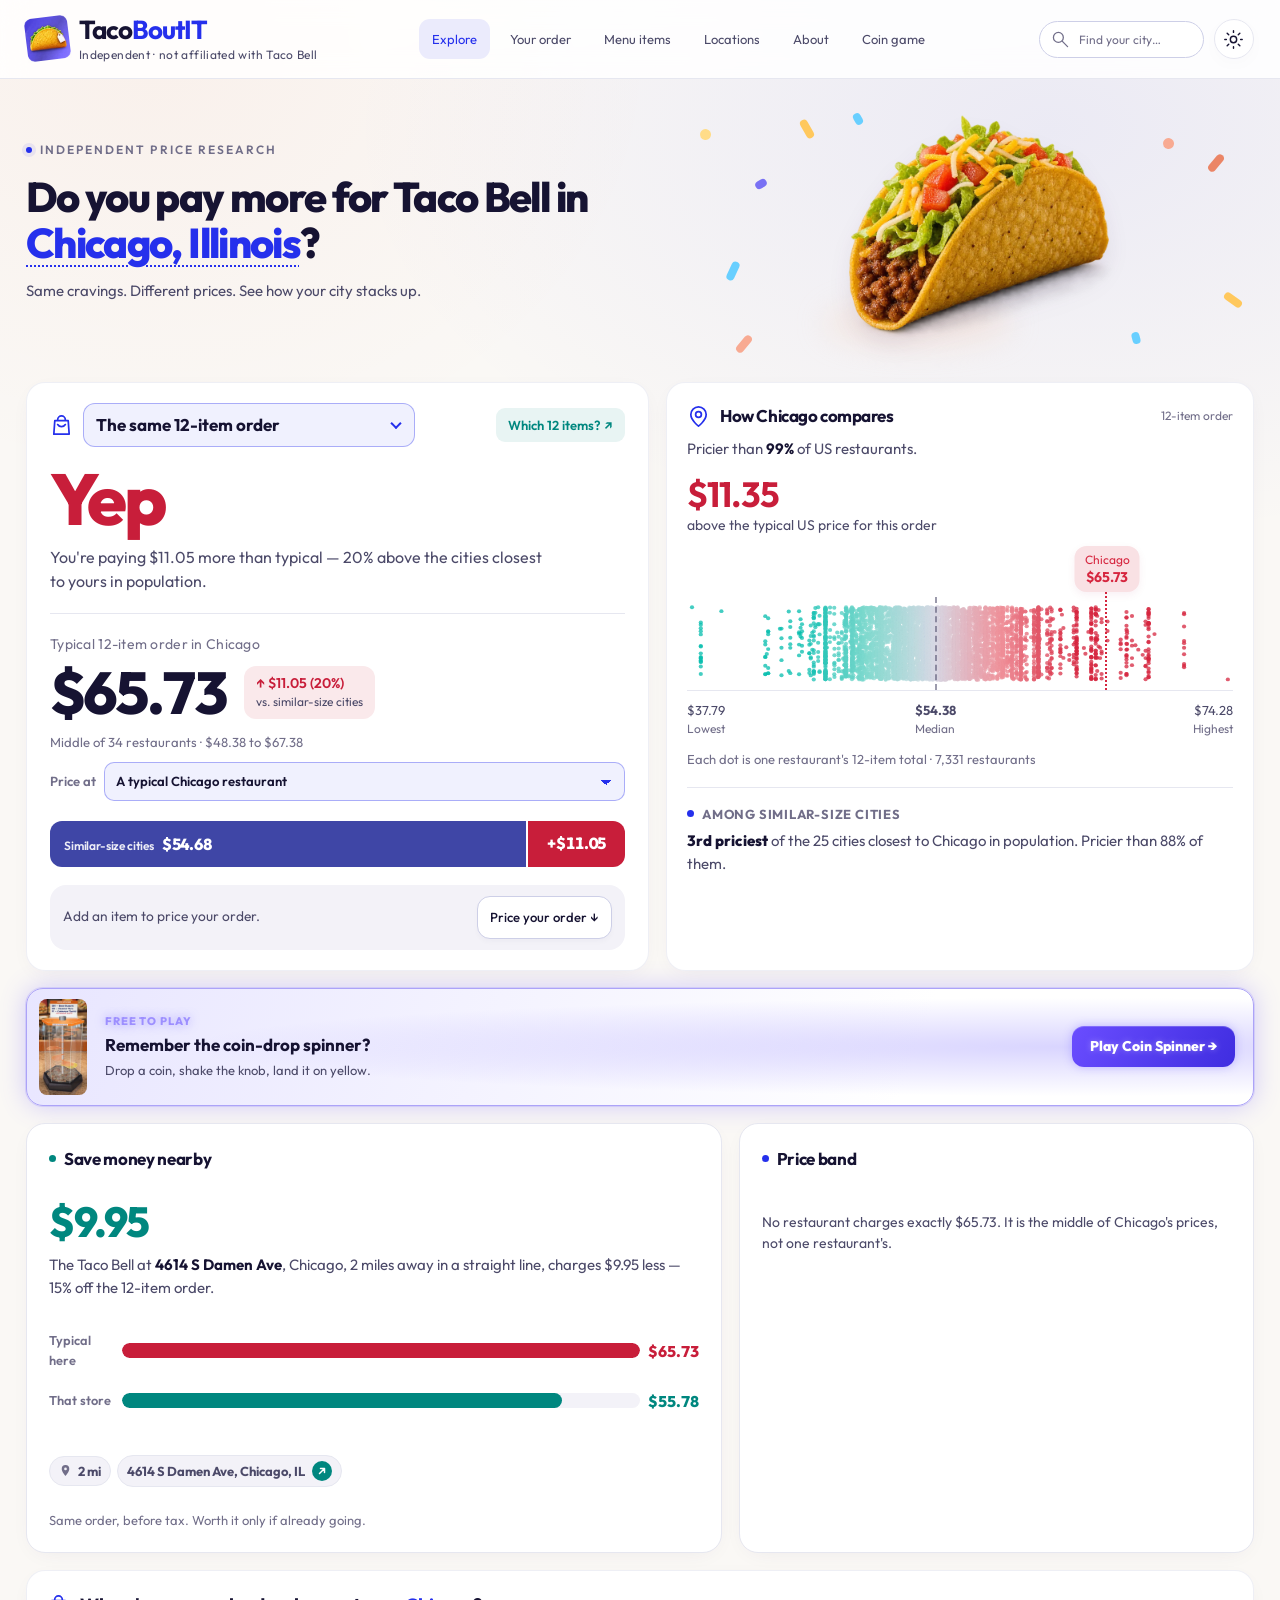
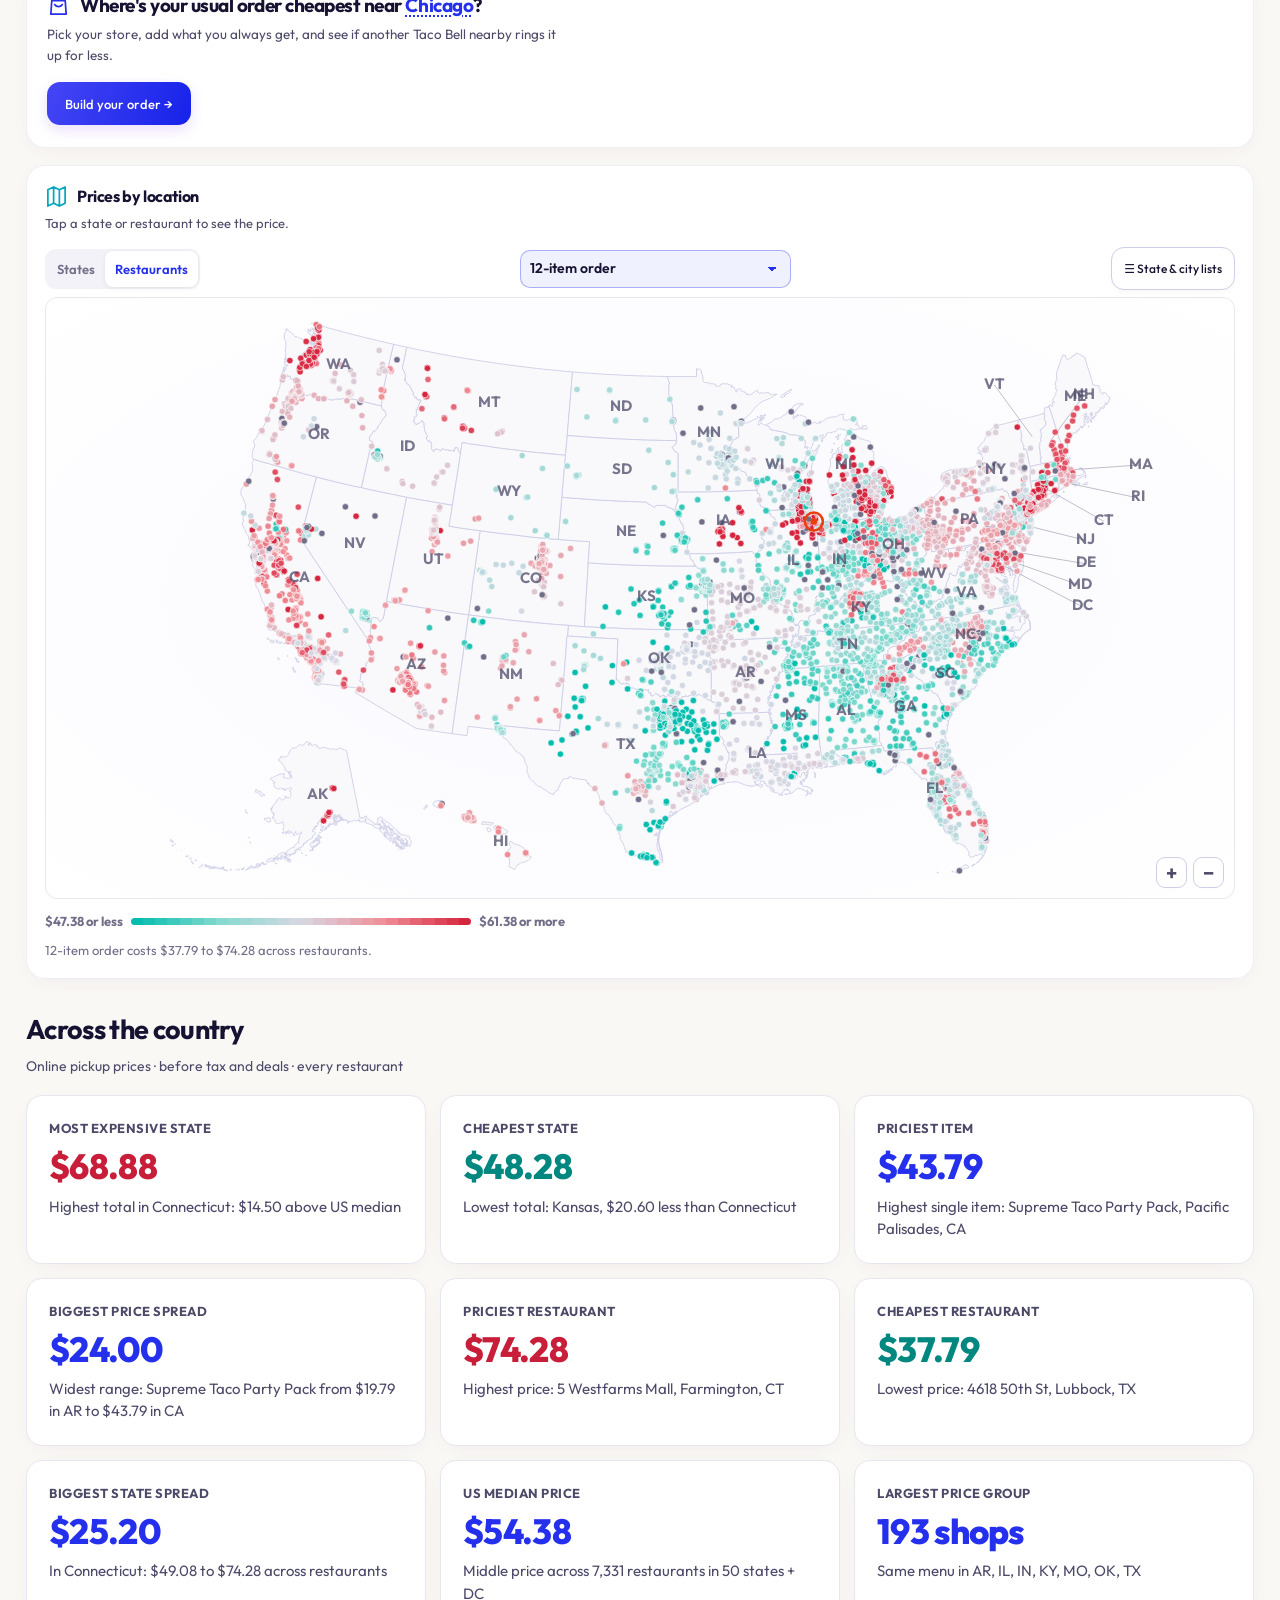
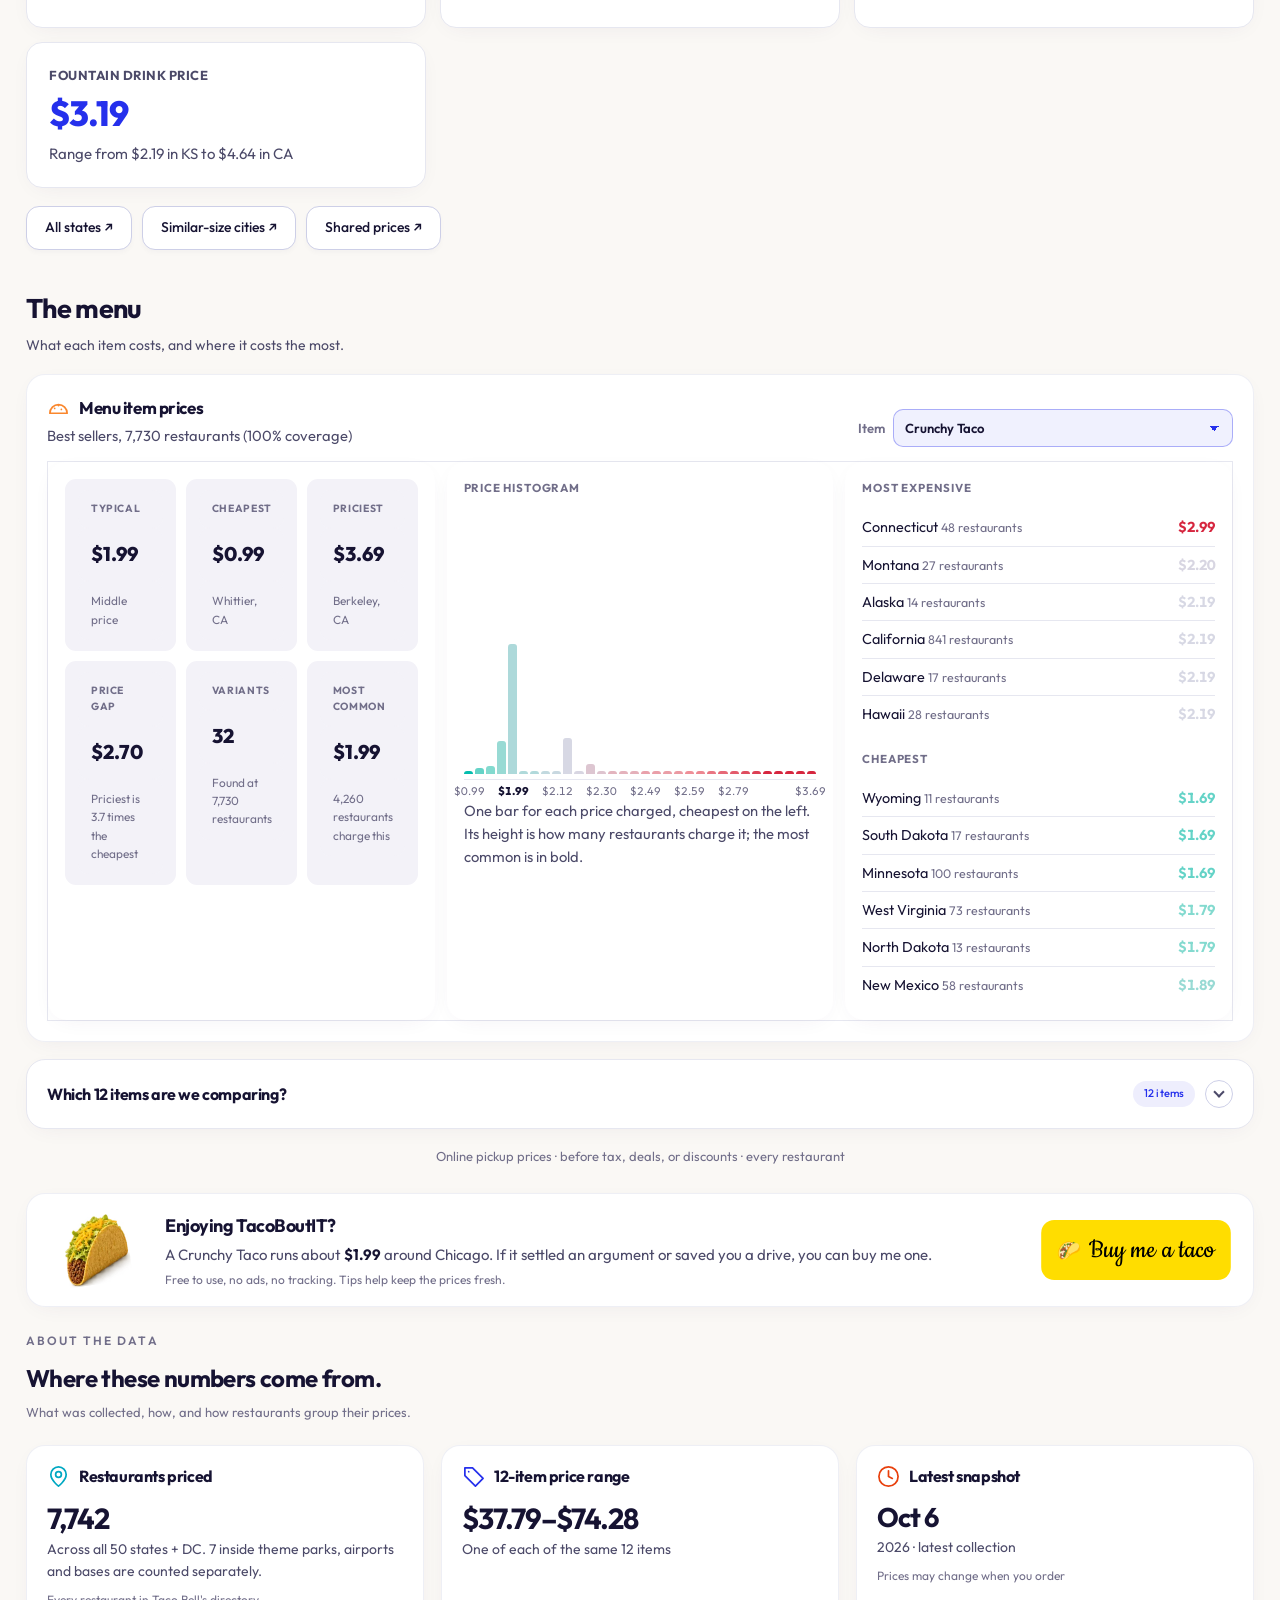
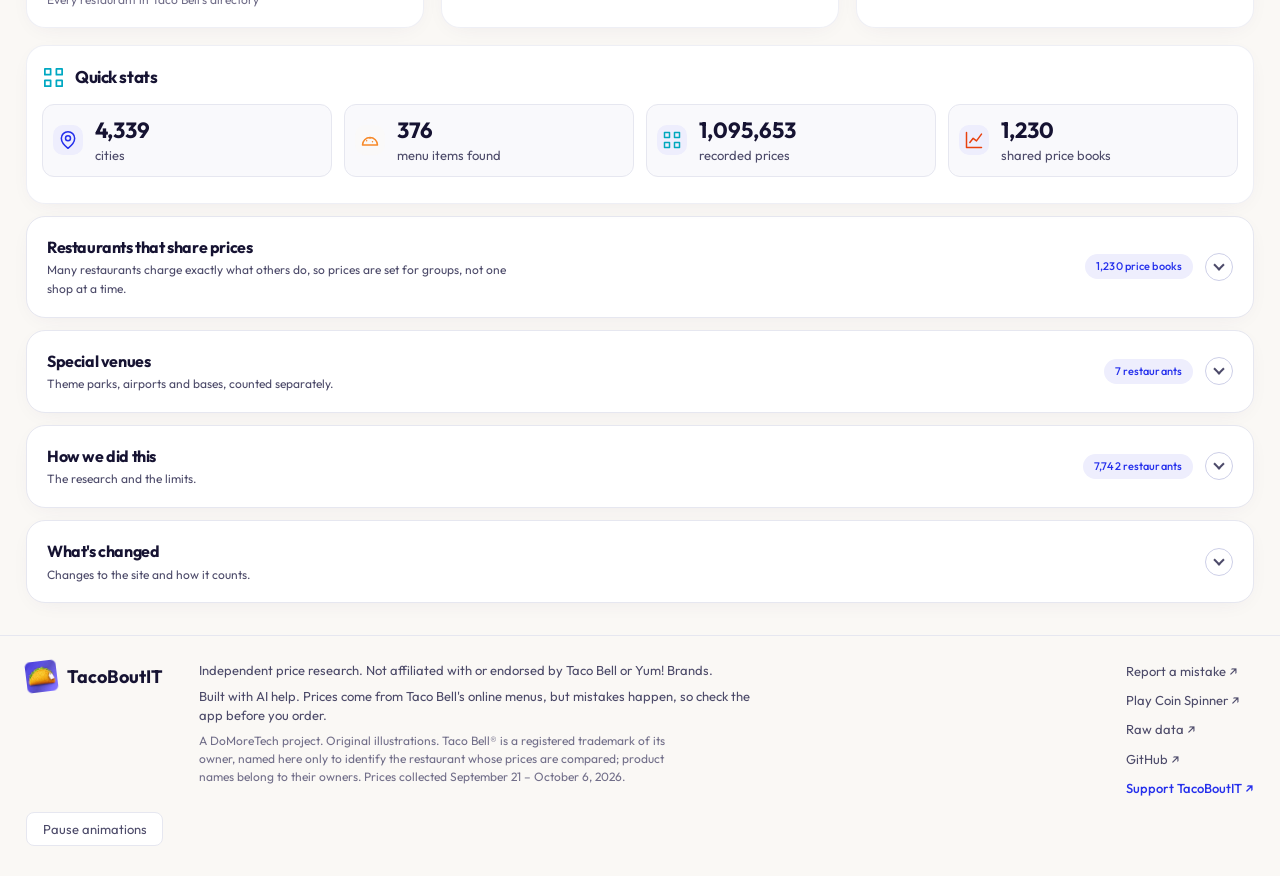
<file: index.html>
<!DOCTYPE html>
<html lang="en">
<head>
<meta charset="utf-8">
<meta name="viewport" content="width=device-width, initial-scale=1, viewport-fit=cover">
<title>TacoBoutIT — Taco Bell prices, compared.</title>
<meta name="description" content="Compare Taco Bell pickup prices at every US restaurant. Find out if you're paying more where you live.">
<meta name="color-scheme" content="light dark">
<meta property="og:title" content="TacoBoutIT — Taco Bell prices, compared.">
<meta property="og:description" content="Compare Taco Bell pickup prices at every US restaurant. Find out if you're paying more where you live.">
<meta property="og:type" content="website">
<link rel="icon" type="image/png" sizes="32x32" href="assets/brand/icon-32.png?v=2">
<link rel="icon" type="image/png" sizes="16x16" href="assets/brand/icon-16.png?v=2">
<link rel="preconnect" href="https://fonts.googleapis.com">
<link rel="preconnect" href="https://fonts.gstatic.com" crossorigin>
<link rel="stylesheet" href="https://fonts.googleapis.com/css2?family=Outfit:wght@400;500;600;700;800&display=swap">
<link rel="stylesheet" href="styles.css?v=20260926a">
<link rel="stylesheet" href="dashboard.css?v=20260926i">
</head>
<body>
<svg class="svg-defs" xmlns="http://www.w3.org/2000/svg" aria-hidden="true"><symbol id="i-bag" viewBox="0 0 24 24"><path d="M5 7h14l1 14H4L5 7Zm3 0V6a4 4 0 0 1 8 0v1M8 11c2 3 6 3 8 0"/></symbol><symbol id="i-pin" viewBox="0 0 24 24"><path d="M20 10c0 6-8 12-8 12S4 16 4 10a8 8 0 1 1 16 0ZM15 10a3 3 0 1 1-6 0 3 3 0 0 1 6 0"/></symbol><symbol id="i-map" viewBox="0 0 24 24"><path d="m3 5 6-3 6 3 6-3v17l-6 3-6-3-6 3V5ZM9 2v17M15 5v17"/></symbol><symbol id="i-chart" viewBox="0 0 24 24"><path d="M3 3v18h18M7 15l4-5 4 3 6-8"/></symbol><symbol id="i-search" viewBox="0 0 24 24"><path d="M16 9a7 7 0 1 1-14 0 7 7 0 0 1 14 0Zm-2 5 8 8"/></symbol><symbol id="i-clock" viewBox="0 0 24 24"><path d="M22 12a10 10 0 1 1-20 0 10 10 0 0 1 20 0ZM12 6v6l4 2"/></symbol><symbol id="i-tag" viewBox="0 0 24 24"><path d="M3 3h8l11 11-8 8L3 11V3ZM7 7h.01"/></symbol><symbol id="i-grid" viewBox="0 0 24 24"><path d="M3 3h6v6H3ZM15 3h6v6h-6ZM3 15h6v6H3ZM15 15h6v6h-6Z"/></symbol><symbol id="i-sun" viewBox="0 0 24 24"><path d="M16 12a4 4 0 1 1-8 0 4 4 0 0 1 8 0ZM12 1v2M12 21v2M1 12h2M21 12h2M4 4l2 2M18 18l2 2M4 20l2-2M18 6l2-2"/></symbol><symbol id="i-arrow" viewBox="0 0 24 24"><path d="M4 12h16M14 6l6 6-6 6"/></symbol><symbol id="i-menu" viewBox="0 0 24 24"><path d="M3 6h18M3 12h18M3 18h18"/></symbol><symbol id="i-taco" viewBox="0 0 24 24"><path d="M3 18a9 9 0 0 1 18 0H3ZM8 13h.01M12 10h.01M15 14h.01"/></symbol></svg>
<a class="skip" href="#explore">Skip to content</a>
<header class="topbar"><div class="wrap topbar-in">
<a class="brand" href="#explore" aria-label="TacoBoutIT home"><span class="brand-mark"><img src="assets/brand/mark.webp?v=2" alt="" width="43" height="43"></span><span class="brand-text"><strong>Taco<span>BoutIT</span></strong><small>Independent · not affiliated with Taco Bell</small></span></a>
<nav class="main-nav" id="main-nav" aria-label="Main navigation"><a class="active" href="#explore">Explore</a><a href="#order-card">Your order</a><a href="#spotlight-section">Menu items</a><a href="#map-section">Locations</a><a href="#research" data-reveal="method-fold">About</a><a href="coin-spinner.html" class="nav-game">Coin game</a></nav>
<div class="topbar-right"><button class="search-city" id="search-city" aria-label="Search cities"><svg class="ico " aria-hidden="true"><use href="#i-search"/></svg><span>Find your city…</span></button><button class="icon-btn" id="theme-toggle" aria-label="Toggle theme"><svg class="ico " aria-hidden="true"><use href="#i-sun"/></svg></button><button class="icon-btn mobile-menu" id="nav-toggle" aria-label="Toggle navigation" aria-expanded="false" aria-controls="main-nav"><svg class="ico " aria-hidden="true"><use href="#i-menu"/></svg></button></div>
</div><nav class="mobile-jumps" aria-label="Page sections"><a href="#your-city">Your city</a><a href="#order-card">Order</a><a href="#price-highlights">Stats</a><a href="#map-section">Map</a><a href="#spotlight-section">Menu</a></nav></header>
<main id="explore">
<section class="wrap hero">
<div class="hero-copy"><p class="eyebrow"><span></span> INDEPENDENT PRICE RESEARCH</p><h1>Do you pay more for Taco Bell in <span class="hl-hold"><button class="hl-pick" id="hero-place" type="button" aria-haspopup="dialog" title="Choose a city">Chicago, Illinois</button><span class="qm">?</span></span></h1><p class="hero-sub">Same cravings. Different prices. See how your city stacks up.</p></div>
<div class="hero-art" aria-hidden="true"><div class="orbit orbit-two"></div><img class="floating-taco" src="assets/taco-hero.webp" alt="" width="600" height="400"><span class="confetti c1"></span><span class="confetti c2"></span><span class="confetti c3"></span><span class="confetti c4"></span><span class="confetti c5"></span><span class="confetti c6"></span><span class="confetti c7"></span><span class="confetti c8"></span><span class="confetti c9"></span><span class="confetti c10"></span></div>
</section>
<div class="wrap dashboard">
<div class="headline-grid" id="your-city">  <div class="verdict" id="verdict" hidden>
    <div class="card-head"><h2 class="hero-pick"><svg class="ico" aria-hidden="true"><use href="#i-bag"/></svg><label class="hero-pick-box"><span class="sr-only">Compare prices for</span><select id="hero-metric" class="metric-pick"><option value="basket">The same 12-item order</option></select></label></h2><button class="tiny-btn" id="which-items" data-reveal="basket-details">Which 12 items? ↗</button></div><div class="answer-top">
      <div class="answer-say">
        <p class="badge" id="v-badge">—</p>
        <p class="answer-line" id="v-line"></p>
      </div>
      <div class="answer-bar">
        <div class="vrow">
          <span class="vlab" id="v-lead-label"></span>
          <div class="vhead">
            <span class="vamt" id="v-here">—</span><span class="delta-pill" id="hero-delta"></span>
          </div>
          <p class="vsub v-here-sub" id="v-here-sub"></p>
          <label class="picker store-pick"><span id="hero-store-label">Price at</span><select id="hero-store" aria-label="Show the price at one restaurant"></select></label>
          <!-- the bracket says the whole bar adds up to the figure above it -->
          <div class="vbracket" id="v-bracket" aria-hidden="true" hidden><i></i></div>
          <div class="vtrack">
            <i class="vfill" id="v-bar-base"><b class="vprice" id="v-peer">—</b></i>
            <i class="vover" id="v-bar-extra" hidden><b class="vprice" id="v-gap-amt"></b></i>
          </div>
          <div class="vkeys">
            <span class="vkey">
              <span id="v-peer-label"></span>
            </span>
          </div>
          <div class="vband" id="v-band" hidden>
            <span class="vband-end" id="v-band-lo"></span>
            <span class="vband-track"><i class="vband-dot" id="v-band-dot"></i></span>
            <span class="vband-end" id="v-band-hi"></span>
          </div>
        </div>
      </div>
    </div>
    <p class="answer-note" id="v-note" hidden></p>
    <div class="v-order" id="v-order" hidden>
      <p id="v-order-line"></p>
      <a class="btn" href="#order-card" id="v-order-go">Price your order ↓</a>
    </div>
    <div class="verdict-foot" id="hero-reset-wrap" hidden>
      <button class="btn" id="hero-reset" type="button">↺ <span id="hero-reset-text"></span></button>
    </div>
  </div>


<section class="dash-card compare-card" aria-labelledby="compare-title"><div class="card-head"><h2 id="compare-title"><svg class="ico " aria-hidden="true"><use href="#i-pin"/></svg>How your city compares</h2><span class="tiny-label" id="compare-tag">12-item order</span></div><div id="national-comparison" aria-live="polite"><p class="loading-copy">Finding your place in the prices…</p></div><div class="compare-rank" id="compare-rank" hidden></div></section></div>
<a class="game-banner" href="coin-spinner.html"><img src="assets/game/banner.webp?v=1" alt="" width="60" height="120" loading="lazy"><span class="gb-copy"><span class="gb-kicker">Free to play</span><strong>Remember the coin-drop spinner?</strong><span class="gb-sub">Drop a coin, shake the knob, land it on yellow.</span></span><span class="gb-go">Play Coin Spinner →</span></a>
<div class="local-insights" aria-label="Your city at a glance"><div class="sub sub-drive" id="sub-drive" hidden></div><div class="sub" id="sub-band" hidden></div></div>
<section class="dash-card order-card" id="order-card" aria-labelledby="order-title">
  <div class="card-head"><div><h2><svg class="ico" aria-hidden="true"><use href="#i-bag"/></svg><span id="order-title">Your order</span></h2><p class="sec-sub" id="order-sub"></p></div></div>
  <button type="button" class="btn primary order-start" id="order-start" aria-expanded="false" aria-controls="order-steps">Build your order →</button>
  <ol class="osteps" id="order-steps" hidden>
    <li class="ostep">
      <h3 class="ostep-h"><span class="ostep-n" aria-hidden="true">1</span>Pick your store</h3>
      <div class="order-store-find"><input id="order-store-q" type="search" autocomplete="off" spellcheck="false"
        aria-label="Find your store" aria-controls="order-store-list"><ul class="suggest" id="order-store-list" role="listbox" hidden></ul></div>
      <p class="ostep-note" id="order-mine"></p>
    </li>
    <li class="ostep">
      <h3 class="ostep-h"><span class="ostep-n" aria-hidden="true">2</span>Choose your items</h3>
      <div class="order-store-find order-add-find"><input id="order-add-q" type="search" autocomplete="off" spellcheck="false"
        aria-label="Add an item" aria-controls="order-add-list"><ul class="suggest" id="order-add-list" role="listbox" hidden></ul></div>
      <ul class="order-items" id="order-items" aria-label="Your order"></ul>
    </li>
    <li class="ostep">
      <h3 class="ostep-h"><span class="ostep-n" aria-hidden="true">3</span>Your total</h3>
      <div class="order-sum" id="order-sum" hidden></div>
      <button type="button" class="btn primary order-go" id="order-go" hidden>Show prices</button>
    </li>
  </ol>
  <div class="order-results" id="order-results" hidden>
  <div class="order-tools">
    <div class="filter-tabs order-scope" id="order-scope" role="group" aria-label="Where to look">
      <button type="button" data-scope="near" class="selected" aria-pressed="true">Near you</button>
      <button type="button" data-scope="state" aria-pressed="false">Your state</button>
      <button type="button" data-scope="all" aria-pressed="false">Everywhere</button>
    </div>
    <label class="picker"><span class="sr-only">Sort by</span><select id="order-sort"></select></label>
    <input id="order-search" type="search" autocomplete="off" spellcheck="false" hidden>
    <span class="panel-shown" id="order-shown"></span>
  </div>
  <p class="order-far" id="order-far" hidden></p>
  <div id="order-list" aria-live="polite"><p class="loading-copy">Pricing your order…</p></div>
  <button type="button" class="btn order-more" id="order-more" hidden>Show more</button>
  </div>
</section>
<div class="discovery-grid">
<section class="dash-card location-card" id="map-section">
  <div class="sec-head">
    <div>
      <h2><svg class="ico cyan"><use href="#i-map"/></svg>Prices by location</h2>
      <p class="sec-sub" id="map-sub">Tap a state or restaurant to see the price.</p>
    </div>
    <div class="map-tools">
      <div class="seg" role="group" aria-label="Show">
        <button type="button" data-mode="states">States</button>
        <button type="button" class="on" data-mode="stores">Restaurants</button>
      </div>
      <label class="picker">
        <span>Show</span>
        <select id="metric" aria-label="Map price metric"></select>
      </label>
      <button type="button" class="btn map-lists-btn" id="map-lists-btn" aria-expanded="false" aria-controls="map-lists">☰ State &amp; city lists</button>
    </div>
  </div>

  <div class="map-split" id="map-split">
  <div class="map-card">
    <div class="map-holder">
      <div class="map-frame">
      <svg id="map" viewBox="0 0 960 600" role="img" aria-label="Prices by location">
        <g id="map-states"></g>
        <g id="map-leaders"></g>
        <g id="map-dots"></g>
        <g id="map-labels"></g>
        <g id="map-pin"></g>
      </svg>
      <div id="street-map" role="img" aria-label="Street map of prices by location"></div>
      </div>
      <div class="tip" id="tip" hidden></div>
      <div class="map-zoom" role="group" aria-label="Zoom">
        <button type="button" id="map-in" aria-label="Zoom in">+</button>
        <button type="button" id="map-out" aria-label="Zoom out">−</button>
        <button type="button" id="map-reset" class="map-reset">Reset view</button>
        <button type="button" id="map-full" class="map-full" aria-pressed="false">Full screen</button>
      </div>
      <p class="no-data" id="map-empty" hidden>No data</p>
    </div>
    <div class="legend" id="legend"></div>
  </div>
  <div class="map-lists" id="map-lists" hidden>
    <div class="ml-head">
      <div class="filter-tabs ml-tabs" role="tablist" aria-label="Lists">
        <button type="button" role="tab" id="ml-tab-states" data-list="states" aria-selected="true" aria-controls="ml-states" class="selected">All states <span class="ml-chip" id="states-chip"></span></button>
        <button type="button" role="tab" id="ml-tab-peers" data-list="peers" aria-selected="false" aria-controls="ml-peers"><span id="peer-title">Similar-size cities</span> <span class="ml-chip" id="peers-chip"></span></button>
      </div>
      <button type="button" class="ml-close" id="map-lists-close" aria-label="Close the lists">✕</button>
    </div>
    <div class="ml-pane" id="ml-states" role="tabpanel" aria-labelledby="ml-tab-states">
      <p class="sec-sub" id="state-fold-sub">Price by state.</p>
      <div class="table-card">
        <table class="grid" id="state-table">
          <thead><tr>
            <th class="num sortable" data-sort="rank">#</th>
            <th class="sortable" data-sort="name">State</th>
            <th class="num sortable" data-sort="basket" id="th-basket" aria-sort="descending">Total</th>
            <th class="num sortable" data-sort="vs">vs US</th>
            <th class="num sortable hide-sm" data-sort="min">Cheapest</th>
            <th class="num sortable hide-sm" data-sort="max">Priciest</th>
            <th class="num sortable hide-sm" data-sort="stores">Restaurants</th>
          </tr></thead>
          <tbody></tbody>
        </table>
        <button class="more" id="state-more" type="button" hidden></button>
      </div>
    </div>
    <div class="ml-pane" id="ml-peers" role="tabpanel" aria-labelledby="ml-tab-peers" hidden>
      <p class="sec-sub" id="peer-sub">Similar population</p>
      <div class="fold-tools">
        <label class="picker"><span>Show</span>
          <select id="peer-filter">
            <option value="all" id="peer-all-opt">All similar cities</option>
            <option value="near" id="peer-near-opt" selected>Near {city}</option>
            <option value="home" id="peer-home-opt">In {state}</option>
          </select>
        </label>
      </div>
      <div class="table-card">
        <p class="sec-sub" id="peer-note" hidden style="padding:12px 14px 0"></p>
        <table class="grid" id="peer-table">
          <thead><tr>
            <th class="num sortable" data-sort="rank">#</th>
            <th class="sortable" data-sort="name">City</th>
            <th class="num sortable hide-sm" data-sort="pop">Pop</th>
            <th class="num sortable" data-sort="basket" id="th-peer-basket" aria-sort="descending">Total</th>
            <th class="num sortable hide-sm" data-sort="vs">vs Peers</th>
            <th class="num sortable hide-sm" data-sort="stores">Restaurants</th>
          </tr></thead>
          <tbody></tbody>
        </table>
        <button class="more" id="peer-more" type="button" hidden></button>
      </div>
    </div>
  </div>
  </div>
</section>


<aside class="promo-card"><span class="promo-kicker">A LITTLE PRICE PERSPECTIVE</span><div class="promo-orbit" aria-hidden="true"><svg class="ico " aria-hidden="true"><use href="#i-taco"/></svg></div><h2>Big cravings.<br>Clear<br><em>comparisons.</em></h2><img src="assets/taco-hero.webp" alt="Original food artwork of a golden taco" width="600" height="400"><a href="#research" data-reveal="method-fold">Same menu.<br>See the whole story. <span>↗</span></a></aside>
</div>
<!-- Across the country: national highlights, then the state and city tables -->
<section class="price-highlights" id="price-highlights" aria-labelledby="highlights-title"><div class="highlights-head"><h2 id="highlights-title">Across the country</h2><p>Online pickup prices · before tax and deals · every restaurant</p></div><div class="tiles" id="tiles" aria-label="Headline numbers"></div><div class="stats-links"><a class="btn" href="#map-section" data-reveal="ml-states">All states ↗</a><a class="btn" href="#map-section" data-reveal="ml-peers">Similar-size cities ↗</a><a class="btn" href="#share-fold" data-reveal="share-fold">Shared prices ↗</a></div></section>
<!-- The menu: any item up close, and the 12-item order -->
<div class="highlights-head group-head" id="menu-group"><h2>The menu</h2><p>What each item costs, and where it costs the most.</p></div>
<section class="dash-card spotlight-card" id="spotlight-section" aria-labelledby="sl-title">
  <div class="sec-head"><div>
    <h2 id="sl-title"><svg class="ico orange" aria-hidden="true"><use href="#i-taco"/></svg>Menu item prices</h2>
    <p class="sec-sub" id="sl-sub"></p>
  </div>
  <label class="picker sl-pick"><span>Item</span><select id="sl-pick" aria-label="Menu item"></select></label></div>
  <div class="spot">
    <div class="spot-stats" id="sl-stats"></div>
    <div class="spot-chart">
      <h3 class="spot-h">Price histogram</h3>
      <div class="spot-plot">
        <div class="hist" id="sl-hist"></div>
        <div class="hist-x" id="sl-hist-x" aria-hidden="true"></div>
        <p class="sec-sub" id="sl-hist-note"></p>
      </div>
    </div>
    <div class="spot-ends">
      <div><h3 class="spot-h">Most expensive</h3><ol class="ends" id="sl-top"></ol></div>
      <div><h3 class="spot-h">Cheapest</h3><ol class="ends" id="sl-bot"></ol></div>
    </div>
  </div>
</section>
  <details class="fold order-fold" id="basket-details">
    <summary class="fold-head">
      <span class="fold-title"><h2>Which 12 items are we comparing?</h2></span>
      <span class="fold-chip" id="order-chip"></span>
      <span class="fold-cue" aria-hidden="true"></span>
    </summary>
    <div class="comparison-method">
      <p>To find out whether your city pays more, we price the same order everywhere: one of each of the 12 items below, before tax and discounts.</p>
      <p><strong>Why these 12?</strong> They are long-standing menu items sold at at least 97% of the restaurants we priced. Keeping the order the same makes prices comparable. A restaurant only gets a total if it sells all 12.</p>
      <p><span id="v-sampled"></span> <span id="v-peer-sub"></span></p>
    </div>
    <p class="order-tap">Typical US item prices · tap for details</p>
    <ol class="receipt" id="order-receipt"></ol>
    <div class="receipt-foot">
      <span class="rf-lab">Typical US total for this order</span>
      <span class="rf-amt" id="order-total">—</span>
    </div>
    <p class="order-note">The item prices above are national medians. The order total is the median of complete restaurant orders, so it may differ from the sum of the item prices.</p>
  </details>
<p class="data-caveat">Online pickup prices · before tax, deals, or discounts · every restaurant</p>
<section class="dash-card tip-card" aria-labelledby="tip-title"><img class="tip-art" src="assets/food/crunchy-taco.webp" alt="" width="96" height="72" loading="lazy"><div class="tip-copy"><h2 id="tip-title">Enjoying TacoBoutIT?</h2><p><span id="tip-price" hidden></span>If it settled an argument or saved you a drive, you can buy me one.</p><p class="tip-fine">Free to use, no ads, no tracking. Tips help keep the prices fresh.</p></div><a class="tip-btn" href="https://buymeacoffee.com/domoretech" target="_blank" rel="noopener"><img src="assets/brand/bmc-taco.svg" alt="Buy me a taco on Buy Me a Coffee" width="190" height="60"></a></section>
</div>

<!-- About the data: what was collected, how, and how restaurants group -->
<section class="wrap research" id="research"><div class="research-head"><p class="eyebrow">ABOUT THE DATA</p><h2>Where these numbers come from.</h2><p>What was collected, how, and how restaurants group their prices.</p></div>
<div class="summary-grid"><section class="dash-card stat-card"><h2><svg class="ico cyan" aria-hidden="true"><use href="#i-pin"/></svg>Restaurants priced</h2><strong class="stat-number" id="stat-locations">—</strong><p>Across all 50 states + DC<span id="stat-venues"></span></p><span class="stat-foot">Every restaurant in Taco Bell's directory</span></section><section class="dash-card stat-card range-card"><h2><svg class="ico " aria-hidden="true"><use href="#i-tag"/></svg>12-item price range</h2><strong class="stat-number" id="stat-range">—</strong><p>One of each of the same 12 items</p></section><section class="dash-card stat-card"><h2><svg class="ico pink" aria-hidden="true"><use href="#i-clock"/></svg>Latest snapshot</h2><strong class="stat-number snapshot-date" id="snapshot-date">—</strong><p id="snapshot-year"></p><span class="stat-foot">Prices may change when you order</span></section><section class="dash-card quick-card"><div class="card-head"><h2><svg class="ico cyan" aria-hidden="true"><use href="#i-grid"/></svg>Quick stats</h2></div><div id="quick-stats"></div></section></div>
  <details class="fold" id="share-fold">
    <summary class="fold-head">
      <span class="fold-title">
        <h2>Restaurants that share prices</h2>
        <span class="sec-sub">Many restaurants charge exactly what others do, so prices are set for groups, not one shop at a time.</span>
      </span>
      <span class="fold-chip" id="share-chip"></span>
      <span class="fold-cue" aria-hidden="true"></span>
    </summary>
    <div class="fold-body">
      <div class="filter-tabs share-tabs" id="share-tabs" role="group" aria-label="Group restaurants by">
        <button type="button" data-share="bands" class="selected" aria-pressed="true">Same order total</button>
        <button type="button" data-share="books" aria-pressed="false">Same price on every item</button>
      </div>
      <div id="share-bands">
        <div id="tier-facts"></div>
        <div class="tiers" id="tiers"></div>
      </div>
      <div id="share-books" hidden>
        <div id="book-facts"></div>
        <div class="books" id="books"></div>
        <p class="caveat" id="book-caveat"></p>
      </div>
    </div>
  </details>
  <details class="fold" id="venue-fold">
    <summary class="fold-head">
      <span class="fold-title">
        <h2>Special venues</h2>
        <span class="sec-sub">Theme parks, airports and bases, counted separately.</span>
      </span>
      <span class="fold-chip" id="venues-chip"></span>
      <span class="fold-cue" aria-hidden="true"></span>
    </summary>
    <div class="fold-body">
      <p class="venue-intro">These restaurants are inside places most people can't just walk into, or where the venue sets the prices. They're priced like every other restaurant, but they're left out of every national, state and city number on this page so one theme-park menu can't top the rankings. Each is shown next to the ordinary restaurants closest to it.</p>
      <div class="venues" id="venues"></div>
      <p class="caveat">Picked by hand from street addresses; Taco Bell's data doesn't label venues. Malls, travel centers and college campuses stay in the main numbers because anyone can walk in.</p>
    </div>
  </details>
  <details class="fold" id="method-fold">
    <summary class="fold-head">
      <span class="fold-title">
        <h2>How we did this</h2>
        <span class="sec-sub">The research and the limits.</span>
      </span>
      <span class="fold-chip" id="method-chip"></span>
      <span class="fold-cue" aria-hidden="true"></span>
    </summary>
    <div class="fold-body">
      <div class="method-grid" id="method"></div>
      <details class="fine">
        <summary>The fine print</summary>
        <ul>
          <li><strong>Online pickup prices</strong>Prices are from Taco Bell's online pickup ordering. In-store and delivery prices may differ.</li>
          <li><strong>Before tax and deals</strong>Before tax, coupons, app deals, and combo offers.</li>
          <li><strong>Every restaurant, by address</strong>Every restaurant in Taco Bell's store directory that takes online orders, counted under the city on its mailing address.</li>
          <li><strong>No guessed prices</strong>A restaurant only gets a total if it sells all 12 items. No guessing.</li>
          <li><strong>Place types</strong><span id="desig-note"></span></li>
          <li><strong>Washington, DC</strong>DC isn't a state, but it has its own Taco Bells and prices, so it's listed with the states and counted in every US figure.</li>
          <li><strong>Straight-line distances</strong>Miles are measured in a straight line. Driving is usually farther; the Directions links give the real route.</li>
          <li><strong>Special venues left out</strong>Restaurants inside theme parks, airports and military bases are priced but kept out of every national, state and city figure. They have their own section above.</li>
          <li><strong>Franchisees differ</strong>Franchisees set their own prices. Two locations in the same city can differ.</li>
          <li><strong>Built with AI help</strong>AI helped write the code and the wording. The prices themselves are collected from Taco Bell's online menus, not written by AI, and every figure traces back to one. The price at your restaurant can still differ, and the site can have mistakes, so treat it as a guide and check the Taco Bell app before you order. If something looks wrong, <a href="https://github.com/domoretechnet/tacobout-data/issues" target="_blank" rel="noopener">report it</a>.</li>
          <li><strong>Not affiliated</strong>Independent research. Not affiliated with Taco Bell or Yum! Brands.</li>
        </ul>
      </details>
    </div>
  </details>
  <details class="fold" id="changelog-fold">
    <summary class="fold-head">
      <span class="fold-title">
        <h2>What's changed</h2>
        <span class="sec-sub">Changes to the site and how it counts.</span>
      </span>
      <span class="fold-cue" aria-hidden="true"></span>
    </summary>
    <div class="fold-body changelog">
      <h3>September 25, 2026</h3>
      <ul>
        <li><strong>Coin Spinner.</strong> A free remake of the old counter coin-drop game, linked from the top of the page.</li>
        <li><strong>New name.</strong> Tacobout is now TacoBoutIT. The address stays the same.</li>
        <li><strong>Prices on the map.</strong> The states view shows each state's price, and zoomed in, each restaurant gets a price tag.</li>
        <li><strong>Order in two steps.</strong> Pick your store first, then search for the items you want.</li>
        <li><strong>Full-screen map.</strong> The street map can fill the screen. Tap Close or swipe to leave.</li>
      </ul>
      <h3>September 24, 2026</h3>
      <ul>
        <li><strong>Street map.</strong> The map now shows roads and town names under the prices.</li>
        <li><strong>Raw data.</strong> The data behind the page is documented for download. See "Raw data" at the bottom.</li>
        <li><strong>Pick your restaurant.</strong> The top card can show one restaurant's price instead of the city's middle price. Every comparison under it then measures from that restaurant.</li>
        <li><strong>Special venues counted separately.</strong> Seven restaurants inside a theme park, an airport and military bases no longer count toward national, state or city figures. They have their own section.</li>
        <li><strong>Save money nearby names the restaurant.</strong> It gives the street address, not just the town.</li>
        <li><strong>Distances say they're straight-line.</strong> Driving is usually farther.</li>
        <li><strong>Clearer labels.</strong> "Typical" now marks middle prices. Cities with no Taco Bell of their own say so and name the distance. The similar-size cities filter "Near" is now "Closest in price". The state table counts only the restaurants its price comes from.</li>
        <li><strong>Fixed a false "unique" claim.</strong> The price band now counts every restaurant with the same total, not just the 14 most common totals.</li>
        <li><strong>Collection dates.</strong> The page shows the days prices were collected, not just the last one.</li>
      </ul>
      <h3>September 23, 2026</h3>
      <ul>
        <li><strong>First publish.</strong> Tacobout went live.</li>
        <li><strong>Price your order.</strong> Build an order and see what it costs at each restaurant, with a saved "my store".</li>
        <li><strong>Opens on Chicago</strong> until you pick a city, and remembers your choice.</li>
        <li><strong>Page grouped by question:</strong> your city, the country, the menu, the data.</li>
      </ul>
    </div>
  </details>
</section>
</main><footer class="wrap foot"><a class="brand" href="#explore"><span class="brand-mark"><img src="assets/brand/mark.webp?v=2" alt="" width="43" height="43"></span><strong>TacoBoutIT</strong></a><div class="foot-text"><p>Independent price research. Not affiliated with or endorsed by Taco Bell or Yum! Brands.</p><p>Built with AI help. Prices come from Taco Bell's online menus, but mistakes happen, so check the app before you order.</p><p class="foot-fine">A DoMoreTech project. Original illustrations. Taco Bell® is a registered trademark of its owner, named here only to identify the restaurant whose prices are compared; product names belong to their owners. <span id="foot-line"></span></p></div><nav class="foot-links" aria-label="More from TacoBoutIT"><a href="https://github.com/domoretechnet/tacobout-data/issues" target="_blank" rel="noopener">Report a mistake ↗</a><a href="coin-spinner.html">Play Coin Spinner ↗</a><a href="llms.txt">Raw data ↗</a><a href="https://github.com/domoretechnet/tacobout" target="_blank" rel="noopener">GitHub ↗</a><a class="foot-tip" href="https://buymeacoffee.com/domoretech" target="_blank" rel="noopener">Support TacoBoutIT ↗</a></nav><span id="stamp" hidden></span></footer>
<!-- City picker: this is where you change the city, by location or by name -->
<div class="scrim" id="city-scrim" hidden></div>
<div class="citypick" id="city-pick" hidden role="dialog" aria-modal="true" aria-label="Find a city">
  <header class="citypick-head">
    <div>
      <h3>Find a city</h3>
      <p class="sec-sub">Every US place with 5,000+ people.</p>
    </div>
    <button class="icon-btn" id="city-close" type="button" aria-label="Close">
      <svg viewBox="0 0 24 24" width="18" height="18" aria-hidden="true"><path fill="none" stroke="currentColor" stroke-width="2.2" stroke-linecap="round" d="M6 6l12 12M18 6L6 18"/></svg>
    </button>
  </header>
  <div class="citypick-body">
    <button class="btn primary" id="geo-btn" type="button">
      <svg viewBox="0 0 24 24" width="16" height="16" aria-hidden="true"><path fill="currentColor" d="M12 2a7 7 0 0 0-7 7c0 5 7 13 7 13s7-8 7-13a7 7 0 0 0-7-7Zm0 9.5A2.5 2.5 0 1 1 12 6.5a2.5 2.5 0 0 1 0 5Z"/></svg>
      Use my location
    </button>
    <p class="citypick-status" id="geo-status">Stays in your browser. No tracking.</p>
    <div class="citypick-or"><span>or</span></div>
    <input id="city-input" type="search" placeholder="Search cities..."
           autocomplete="off" aria-label="Find a city" aria-controls="city-list">
    <ul class="suggest citypick-list" id="city-list" role="listbox"></ul>
  </div>
</div>

<div class="scrim" id="scrim" hidden></div>
<aside class="panel" id="panel" hidden aria-label="State detail" tabindex="-1">
  <div class="panel-grip" aria-hidden="true"></div>
  <header class="panel-head">
    <div>
      <h3 id="p-title">—</h3>
      <p id="p-sub" class="sec-sub"></p>
    </div>
    <button class="icon-btn" id="p-close" type="button" aria-label="Close">
      <svg viewBox="0 0 24 24" width="18" height="18" aria-hidden="true"><path fill="none" stroke="currentColor" stroke-width="2.2" stroke-linecap="round" d="M6 6l12 12M18 6L6 18"/></svg>
    </button>
  </header>
  <div class="panel-body" id="p-body"></div>
</aside>

<script src="app.js?v=20260926f"></script>
</body>
</html>
</file>
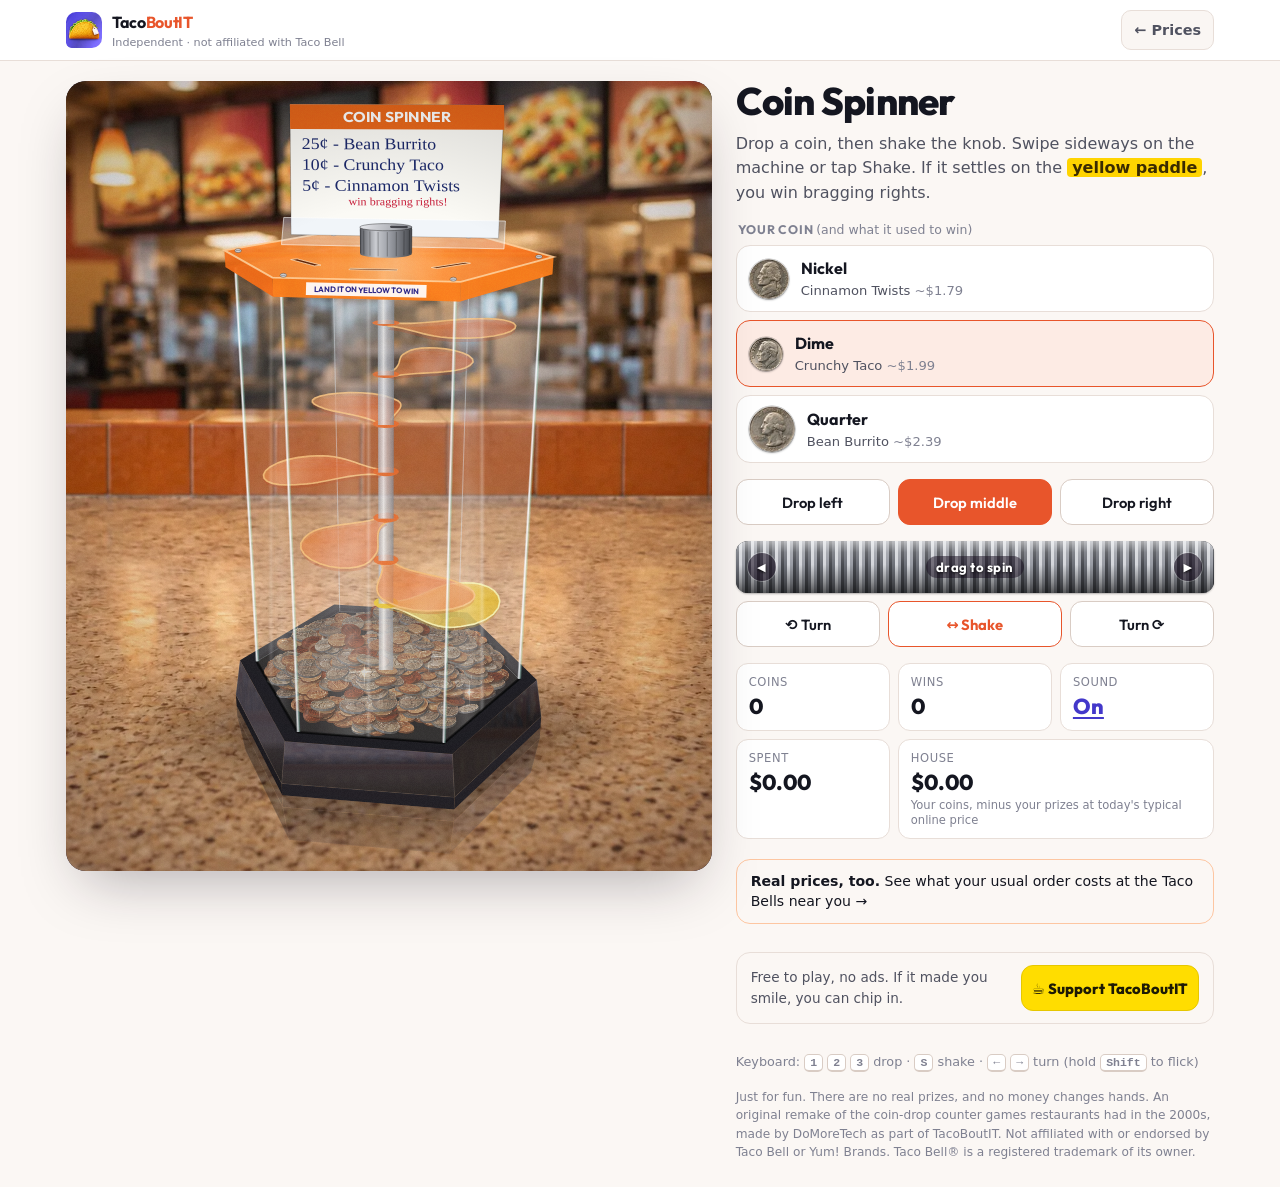
<file: play/index.html>
<!DOCTYPE html>
<html lang="en">
<head>
<meta charset="utf-8">
<title>Coin Spinner — TacoBoutIT</title>
<meta name="viewport" content="width=device-width, initial-scale=1">
<meta property="og:title" content="Coin Spinner: land it on yellow">
<meta property="og:description" content="The coin-drop counter game from 2000s fast-food restaurants, free to play in your browser. A TacoBoutIT side quest.">
<meta property="og:type" content="website">
<meta property="og:url" content="https://tacobout.domoretech.net/play/">
<meta property="og:image" content="https://tacobout.domoretech.net/assets/game/share.jpg">
<meta property="og:image:width" content="1200">
<meta property="og:image:height" content="630">
<meta name="twitter:card" content="summary_large_image">
<link rel="canonical" href="https://tacobout.domoretech.net/coin-spinner.html">
<meta http-equiv="refresh" content="0; url=../coin-spinner.html">
<style>body{background:#12131c;color:#eeeef8;font:16px system-ui,sans-serif;display:grid;place-items:center;min-height:100vh;margin:0}a{color:#ff8a5c}</style>
</head>
<body><p>Opening <a href="../coin-spinner.html">Coin Spinner</a>…</p></body>
</html>
</file>
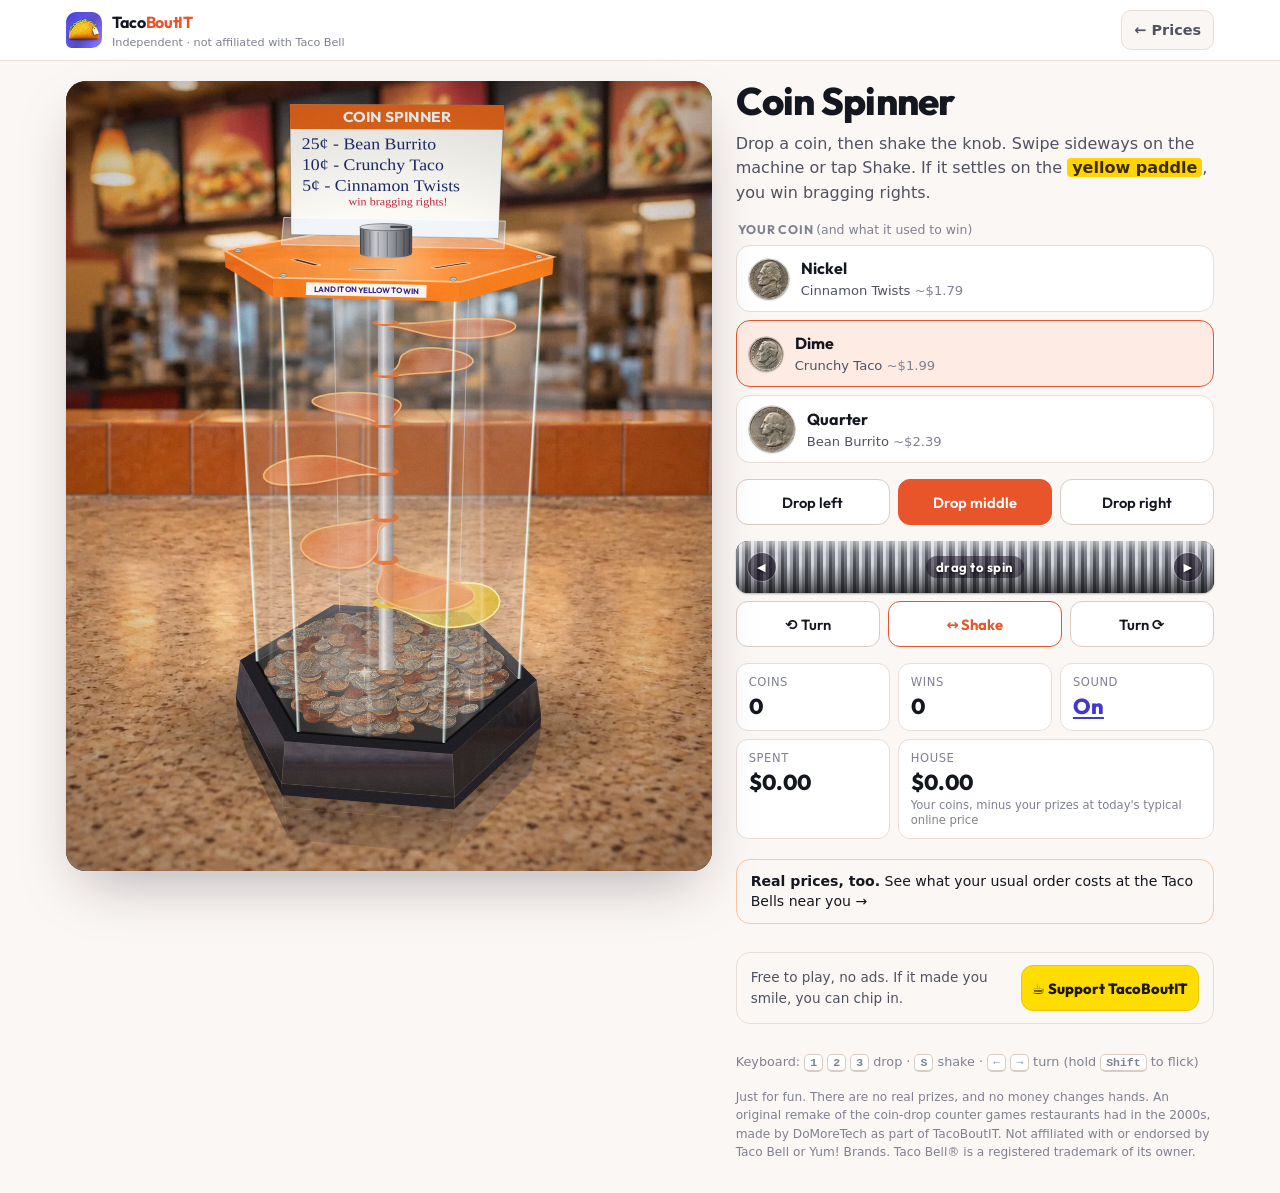
<file: coin-spinner.html>
<!DOCTYPE html>
<html lang="en">
<head>
<meta charset="utf-8">
<meta name="viewport" content="width=device-width, initial-scale=1, viewport-fit=cover">
<title>Coin Spinner — TacoBoutIT</title>
<meta name="description" content="A just-for-fun remake of the counter coin-drop spinner game from 2000s fast food restaurants. Drop a coin, twist the knob, land it on the yellow paddle.">
<meta name="color-scheme" content="light dark">
<meta property="og:title" content="Coin Spinner: land it on yellow">
<meta property="og:description" content="The coin-drop counter game from 2000s fast-food restaurants, free to play in your browser. A TacoBoutIT side quest.">
<meta property="og:type" content="website">
<meta property="og:url" content="https://tacobout.domoretech.net/play/">
<meta property="og:image" content="https://tacobout.domoretech.net/assets/game/share.jpg">
<meta property="og:image:width" content="1200">
<meta property="og:image:height" content="630">
<meta name="twitter:card" content="summary_large_image">
<link rel="icon" type="image/png" sizes="32x32" href="assets/brand/icon-32.png?v=2">
<link rel="icon" type="image/png" sizes="16x16" href="assets/brand/icon-16.png?v=2">
<link rel="preconnect" href="https://fonts.googleapis.com">
<link rel="preconnect" href="https://fonts.gstatic.com" crossorigin>
<link rel="stylesheet" href="https://fonts.googleapis.com/css2?family=Outfit:wght@400;500;600;700;800&family=Permanent+Marker&display=swap">
<link rel="stylesheet" href="styles.css?v=20260926a">
<link rel="preload" as="image" href="assets/game/scene.webp?v=2">
<link rel="preload" as="image" href="assets/game/coins.webp">
<link rel="stylesheet" href="assets/game/coin-spinner.css?v=20260926j">
<script>try{var t=localStorage.getItem('tbpm-theme');if(t)document.documentElement.setAttribute('data-theme',t)}catch(e){}</script>
</head>
<body class="cs-page">
<script>/* phones open full screen before the first paint; same test as `phone` in coin-spinner.js */try{if(matchMedia('(pointer:coarse)').matches&&Math.min(screen.width,screen.height)<600)document.body.classList.add('cs-full')}catch(e){}</script>
<header class="cs-top"><div class="wrap cs-top-in">
  <a class="brand" href="./" aria-label="Back to TacoBoutIT"><span class="brand-mark"><img src="assets/brand/mark.webp?v=2" alt="" width="36" height="36"></span><span class="brand-text"><strong>Taco<span>BoutIT</span></strong><small>Independent · not affiliated with Taco Bell</small></span></a>
  <a class="cs-back" href="./">← Prices</a>
</div></header>

<main class="wrap cs-main">
  <section class="cs-stage" aria-label="Coin Spinner game">
    <canvas id="cs-canvas" aria-label="Coin spinner machine. Tap a coin slot on the lid to drop a coin, drag sideways to turn the knob." role="img"></canvas>
    <p class="cs-toast" id="cs-toast" aria-live="polite"></p>
    <button class="cs-fs" id="cs-fs" type="button">⤢ Full screen</button>
    <button class="cs-fs-close" id="cs-fs-close" type="button">✕ Done</button>
  </section>

  <section class="cs-panel" aria-label="Controls">
    <div class="cs-title">
      <h1>Coin Spinner</h1>
      <p>Drop a coin, then shake the knob. Swipe sideways on the machine or tap Shake. If it settles on the <b class="cs-yellow">yellow paddle</b>, you win bragging rights.</p>
    </div>

    <fieldset class="cs-coins">
      <legend>Your coin <small class="cs-legend-note">(and what it used to win)</small></legend>
      <label class="cs-coin"><input type="radio" name="coin" value="N"><span class="cs-disc nickel" aria-hidden="true"></span><span><b>Nickel</b><small id="cs-prize-N">Cinnamon Twists</small></span></label>
      <label class="cs-coin"><input type="radio" name="coin" value="D" checked><span class="cs-disc dime" aria-hidden="true"></span><span><b>Dime</b><small id="cs-prize-D">Crunchy Taco</small></span></label>
      <label class="cs-coin"><input type="radio" name="coin" value="Q"><span class="cs-disc quarter" aria-hidden="true"></span><span><b>Quarter</b><small id="cs-prize-Q">Bean Burrito</small></span></label>
      <p class="cs-coin-note" id="cs-coin-note" aria-live="polite"></p>
    </fieldset>

    <div class="cs-drops" role="group" aria-label="Drop a coin in a slot">
      <button class="cs-btn" data-slot="2" type="button">Drop left</button>
      <button class="cs-btn primary" data-slot="1" type="button">Drop middle</button>
      <button class="cs-btn" data-slot="0" type="button">Drop right</button>
    </div>

    <div class="cs-knob" role="group" aria-label="Turn the knob">
      <div class="cs-bar" id="cs-bar" role="slider" tabindex="0" aria-label="Spin the paddles: drag left or right" aria-valuemin="0" aria-valuemax="359" aria-valuenow="0"><span class="cs-bar-ridges" id="cs-bar-ridges"></span><span class="cs-bar-hint" aria-hidden="true"><span class="cs-bar-arrow">◀</span><span class="cs-bar-text">drag to spin</span><span class="cs-bar-arrow">▶</span></span></div>
      <button class="cs-btn" id="cs-turn-l" type="button" aria-label="Turn knob left">⟲ Turn</button>
      <button class="cs-btn shake" id="cs-shake" type="button">↔ Shake</button>
      <button class="cs-btn" id="cs-turn-r" type="button" aria-label="Turn knob right">Turn ⟳</button>
    </div>
    <p class="cs-more" aria-hidden="true">Swipe up for more</p>

    <dl class="cs-score">
      <div><dt>Coins</dt><dd id="cs-dropped">0</dd></div>
      <div><dt>Wins</dt><dd id="cs-wins">0</dd></div>
      <div><dt>Sound</dt><dd><button class="cs-link" id="cs-sound" type="button" aria-pressed="true">On</button></dd></div>
      <div><dt>Spent</dt><dd id="cs-spent">$0.00</dd></div>
      <div class="cs-house"><dt id="cs-house-lab">House</dt><dd id="cs-house">$0.00</dd><small>Your coins, minus your prizes at today's typical online price</small></div>
    </dl>

    <a class="cs-prices-row" href="./#order-card"><b>Real prices, too.</b> See what your usual order costs at the Taco Bells near you →</a>
    <div class="cs-support-row"><p>Free to play, no ads. If it made you smile, you can chip in.</p><a class="cs-btn cs-support" href="https://buymeacoffee.com/domoretech" target="_blank" rel="noopener">☕ Support TacoBoutIT</a></div>

    <p class="cs-keys">Keyboard: <kbd>1</kbd> <kbd>2</kbd> <kbd>3</kbd> drop · <kbd>S</kbd> shake · <kbd>←</kbd> <kbd>→</kbd> turn (hold <kbd>Shift</kbd> to flick)</p>
    <p class="cs-fine">Just for fun. There are no real prizes, and no money changes hands. An original remake of the coin-drop counter games restaurants had in the 2000s, made by DoMoreTech as part of TacoBoutIT. Not affiliated with or endorsed by Taco Bell or Yum! Brands. Taco Bell® is a registered trademark of its owner.</p>
  </section>
</main>

<div class="cs-win" id="cs-win" hidden role="dialog" aria-modal="true" aria-labelledby="cs-win-title">
  <div class="cs-win-card">
    <p class="cs-win-kicker" id="cs-win-kicker">Landed on yellow!</p>
    <h2 id="cs-win-title">Bragging rights!</h2>
    <p class="cs-win-price" id="cs-win-price"></p>
    <p class="cs-win-fine">Just for fun. There's nothing to claim.</p>
    <button class="cs-btn primary" id="cs-win-close" type="button">Play again</button>
    <div class="cs-share" role="group" aria-labelledby="cs-share-lab">
      <span class="cs-share-lab" id="cs-share-lab">Share your win</span>
      <a class="cs-sh" id="cs-sh-x" target="_blank" rel="noopener" aria-label="Share on X"><svg class="cs-sh-ico" viewBox="0 0 24 24" aria-hidden="true" style="fill:currentColor"><path d="M14.234 10.162 22.977 0h-2.072l-7.591 8.824L7.251 0H.258l9.168 13.343L.258 24H2.33l8.016-9.318L16.749 24h6.993zm-2.837 3.299-.929-1.329L3.076 1.56h3.182l5.965 8.532.929 1.329 7.754 11.09h-3.182z"/></svg><span>X</span></a>
      <a class="cs-sh" id="cs-sh-fb" target="_blank" rel="noopener" aria-label="Share on Facebook"><svg class="cs-sh-ico" viewBox="0 0 24 24" aria-hidden="true" style="fill:#0866FF"><path d="M9.101 23.691v-7.98H6.627v-3.667h2.474v-1.58c0-4.085 1.848-5.978 5.858-5.978.401 0 .955.042 1.468.103a8.68 8.68 0 0 1 1.141.195v3.325a8.623 8.623 0 0 0-.653-.036 26.805 26.805 0 0 0-.733-.009c-.707 0-1.259.096-1.675.309a1.686 1.686 0 0 0-.679.622c-.258.42-.374.995-.374 1.752v1.297h3.919l-.386 2.103-.287 1.564h-3.246v8.245C19.396 23.238 24 18.179 24 12.044c0-6.627-5.373-12-12-12s-12 5.373-12 12c0 5.628 3.874 10.35 9.101 11.647Z"/></svg><span>Facebook</span></a>
      <a class="cs-sh" id="cs-sh-rd" target="_blank" rel="noopener" aria-label="Share on Reddit"><svg class="cs-sh-ico" viewBox="0 0 24 24" aria-hidden="true" style="fill:#FF4500"><path d="M12 0C5.373 0 0 5.373 0 12c0 3.314 1.343 6.314 3.515 8.485l-2.286 2.286C.775 23.225 1.097 24 1.738 24H12c6.627 0 12-5.373 12-12S18.627 0 12 0Zm4.388 3.199c1.104 0 1.999.895 1.999 1.999 0 1.105-.895 2-1.999 2-.946 0-1.739-.657-1.947-1.539v.002c-1.147.162-2.032 1.15-2.032 2.341v.007c1.776.067 3.4.567 4.686 1.363.473-.363 1.064-.58 1.707-.58 1.547 0 2.802 1.254 2.802 2.802 0 1.117-.655 2.081-1.601 2.531-.088 3.256-3.637 5.876-7.997 5.876-4.361 0-7.905-2.617-7.998-5.87-.954-.447-1.614-1.415-1.614-2.538 0-1.548 1.255-2.802 2.803-2.802.645 0 1.239.218 1.712.585 1.275-.79 2.881-1.291 4.64-1.365v-.01c0-1.663 1.263-3.034 2.88-3.207.188-.911.993-1.595 1.959-1.595Zm-8.085 8.376c-.784 0-1.459.78-1.506 1.797-.047 1.016.64 1.429 1.426 1.429.786 0 1.371-.369 1.418-1.385.047-1.017-.553-1.841-1.338-1.841Zm7.406 0c-.786 0-1.385.824-1.338 1.841.047 1.017.634 1.385 1.418 1.385.785 0 1.473-.413 1.426-1.429-.046-1.017-.721-1.797-1.506-1.797Zm-3.703 4.013c-.974 0-1.907.048-2.77.135-.147.015-.241.168-.183.305.483 1.154 1.622 1.964 2.953 1.964 1.33 0 2.47-.81 2.953-1.964.057-.137-.037-.29-.184-.305-.863-.087-1.795-.135-2.769-.135Z"/></svg><span>Reddit</span></a>
      <button class="cs-sh" id="cs-share" type="button">Copy link</button>
    </div>
    <a class="cs-btn cs-support" id="cs-win-tip" href="https://buymeacoffee.com/domoretech" target="_blank" rel="noopener" hidden>☕ Enjoying this? Support TacoBoutIT</a>
    <a class="cs-win-back" href="./#order-card">See what your usual order costs near you →</a>
  </div>
</div>

<script src="assets/game/coin-spinner.js?v=20260926t"></script>
</body>
</html>
</file>
<file: styles.css>
/* ---------- tokens ---------- */
:root{
  --bg:#fbf7f4; --bg-sunk:#f2ebe6; --surface:#ffffff; --surface-2:#faf6f3;
  --ink:#141620; --ink-2:#505260; --ink-3:#7f8191;
  --line:#e8ded8; --line-2:#d9ccc4;
  --brand:#4338ca; --brand-2:#5b4bd6; --accent:#e8552b; --accent-soft:#fdebe4;
  --cheap:#0d7a72; --dear:#c81e3a;
  --shadow:0 1px 2px rgba(28,20,32,.05), 0 8px 24px -12px rgba(28,20,32,.18);
  --shadow-lg:0 24px 60px -18px rgba(28,20,32,.34);
  --r:14px; --r-lg:20px;
  --gut:16px; --maxw:1180px;
  --fd:'Outfit', ui-sans-serif, system-ui, -apple-system, 'Segoe UI', sans-serif;
  --fb:ui-sans-serif, system-ui, -apple-system, 'Segoe UI', Roboto, sans-serif;
  --fm:ui-monospace, SFMono-Regular, 'SF Mono', Menlo, monospace;
}
@media (prefers-color-scheme: dark){
  :root:not([data-theme="light"]){
    --bg:#101119; --bg-sunk:#0b0c13; --surface:#171924; --surface-2:#1d1f2d;
    --ink:#eeeef8; --ink-2:#b0b3c8; --ink-3:#7f8298;
    --line:#272939; --line-2:#343749;
    --brand:#a5b4fc; --brand-2:#8b93f8; --accent:#ff8a5c; --accent-soft:#3a2019;
    --cheap:#3fd3c2; --dear:#ff6b7a;
    --shadow:0 1px 2px rgba(0,0,0,.4), 0 10px 30px -14px rgba(0,0,0,.7);
    --shadow-lg:0 26px 70px -20px rgba(0,0,0,.8);
  }
}
:root[data-theme="dark"]{
  --bg:#101119; --bg-sunk:#0b0c13; --surface:#171924; --surface-2:#1d1f2d;
  --ink:#eeeef8; --ink-2:#b0b3c8; --ink-3:#7f8298;
  --line:#272939; --line-2:#343749;
  --brand:#a5b4fc; --brand-2:#8b93f8; --accent:#ff8a5c; --accent-soft:#3a2019;
  --cheap:#3fd3c2; --dear:#ff6b7a;
  --shadow:0 1px 2px rgba(0,0,0,.4), 0 10px 30px -14px rgba(0,0,0,.7);
  --shadow-lg:0 26px 70px -20px rgba(0,0,0,.8);
}

*,*::before,*::after{box-sizing:border-box}
[hidden]{display:none !important}
/* Nothing on this page scrolls sideways, so nothing should be able to drag
   sideways either: `clip` refuses the gesture outright where `hidden` would
   still leave a scroll container to rubber-band, and no-x overscroll stops a
   diagonal swipe being handed to the page as a horizontal nudge. */
html{
  -webkit-text-size-adjust:100%;
  overflow-x:clip; overscroll-behavior-x:none;
}
@supports not (overflow:clip){ html{overflow-x:hidden} }
body{
  margin:0; background:var(--bg); color:var(--ink);
  font-family:var(--fb); font-size:16px; line-height:1.55;
  -webkit-font-smoothing:antialiased;
  overflow-x:clip; overscroll-behavior-x:none;
}
@supports not (overflow:clip){ body{overflow-x:hidden} }
body.locked{overflow:hidden}
h1,h2,h3,.big,.stamp{font-family:var(--fd); letter-spacing:-.02em}
h1{font-size:clamp(1.85rem,5.4vw,3.15rem); line-height:1.07; font-weight:800; margin:.3em 0 .35em}
h2{font-size:clamp(1.25rem,3vw,1.6rem); font-weight:700; margin:0}
h3{font-size:1.15rem; font-weight:700; margin:0}
p{margin:0 0 .8em}
a{color:var(--accent)}
.wrap{max-width:var(--maxw); margin-inline:auto; padding-inline:var(--gut)}
/* Hidden by clipping rather than by parking it 9,999px to the left, which used
   to plant real geometry outside the viewport for a stray swipe to find. */
.skip{position:absolute; width:1px; height:1px; margin:-1px; padding:0; overflow:hidden; clip-path:inset(50%); white-space:nowrap}
.skip:focus{position:fixed; left:8px; top:8px; width:auto; height:auto; margin:0; clip-path:none; overflow:visible; z-index:99; background:var(--surface); padding:10px 14px; border-radius:10px}
:focus-visible{outline:2.5px solid var(--accent); outline-offset:2px; border-radius:6px}

/* ---------- top bar ---------- */
.topbar{
  position:sticky; top:0; z-index:40;
  background:color-mix(in srgb, var(--bg) 86%, transparent);
  backdrop-filter:saturate(1.6) blur(12px);
  border-bottom:1px solid var(--line);
}
.topbar-in{display:flex; align-items:center; justify-content:space-between; gap:12px; min-height:58px}
.brand{display:flex; align-items:center; gap:10px; min-width:0}
.brand-mark{font-size:1.4rem; line-height:1}
.brand-text{display:flex; flex-direction:column; min-width:0}
.brand-text strong{font-family:var(--fd); font-size:1rem; font-weight:700; letter-spacing:-.02em; white-space:nowrap}
.brand-text small{font-size:.7rem; color:var(--ink-3); line-height:1.35}
.topbar-right{display:flex; align-items:center; gap:8px; flex-shrink:0}
.stamp{
  font-size:.68rem; font-weight:600; letter-spacing:.04em; text-transform:uppercase;
  color:var(--brand); background:color-mix(in srgb, var(--brand) 12%, transparent);
  padding:5px 10px; border-radius:999px; white-space:nowrap;
}
.icon-btn{
  display:grid; place-items:center; width:36px; height:36px; flex:0 0 36px;
  border:1px solid var(--line); border-radius:10px; background:var(--surface);
  color:var(--ink-2); cursor:pointer; transition:.15s;
}
.icon-btn:hover{color:var(--ink); border-color:var(--line-2)}

/* ---------- hero ---------- */
.hero{padding:clamp(28px,6vw,64px) var(--gut) clamp(20px,3vw,32px); scroll-margin-top:66px}
.eyebrow{
  font-size:.72rem; font-weight:700; letter-spacing:.14em; text-transform:uppercase;
  color:var(--accent); margin:0;
}
.lede{font-size:clamp(1rem,2.1vw,1.16rem); color:var(--ink-2); max-width:62ch; margin-bottom:1.6em}

/* The city in the headline is the control that re-points the page, so it has to
   read as part of the sentence and still look pressable. It is a chip rather
   than an underline: a colored underline at headline size reads as a spelling
   mistake. The looser line-height keeps the chip clear of the line above when
   the headline wraps. */
.hero h1{line-height:1.24}
/* keeps the question mark from being orphaned onto its own line */
.hl-hold{white-space:nowrap}
.hl-pick{
  font:inherit; color:inherit; letter-spacing:inherit; cursor:pointer;
  white-space:normal;
  padding:.04em .36em .1em; border-radius:.36em;
  border:2px solid color-mix(in srgb, var(--accent) 55%, transparent);
  background:var(--accent-soft);
  box-shadow:0 2px 0 color-mix(in srgb, var(--accent) 22%, transparent);
  text-decoration:none; transition:background .15s, border-color .15s, box-shadow .15s;
}
.hl-pick::after{
  content:'\25BE'; font-size:.46em; margin-left:.32em; vertical-align:.32em;
  color:var(--accent); text-decoration:none;
}
.hl-pick:hover{
  background:color-mix(in srgb, var(--accent) 16%, var(--accent-soft));
  border-color:var(--accent);
}
.hl-pick:active{box-shadow:none; transform:translateY(2px)}
.hl-pick:focus-visible{outline:2px solid var(--accent); outline-offset:3px}

/* ---------- the city picker ---------- */
.citypick{
  position:fixed; z-index:51; left:50%; top:9vh; transform:translateX(-50%);
  width:min(460px,calc(100% - 28px)); max-height:min(72vh,640px);
  display:flex; flex-direction:column; overflow:hidden;
  background:var(--surface); border:1px solid var(--line-2);
  border-radius:var(--r-lg); box-shadow:var(--shadow-lg);
  animation:slide .22s cubic-bezier(.22,1,.36,1);
}
.citypick-head{
  display:flex; align-items:flex-start; justify-content:space-between; gap:12px;
  padding:16px 16px 12px; border-bottom:1px solid var(--line); flex-shrink:0;
}
.citypick-head h3{margin:0; font-size:1.02rem}
.citypick-head .sec-sub{margin:2px 0 0}
.citypick-body{display:flex; flex-direction:column; min-height:0; padding:12px 14px 14px; gap:10px}
.citypick-body input{
  font:inherit; width:100%; padding:11px 13px; border-radius:11px; flex-shrink:0;
  border:1px solid var(--line-2); background:var(--bg-sunk); color:var(--ink);
}
.citypick-body input:focus{outline:2px solid var(--accent); outline-offset:1px}
/* .suggest is defined further down, so this needs the extra class to win. */
.citypick .citypick-list{
  position:static; inset:auto; box-shadow:none; border:0; background:none;
  padding:0; max-height:none; overflow-y:auto; min-height:0; flex:1 1 auto;
}
.suggest li.empty{padding:12px 11px; color:var(--ink-3); font-size:.88rem; cursor:default}
@media (max-width:640px){
  .citypick{top:auto; bottom:0; left:0; transform:none; width:100%;
    max-height:86vh; border-radius:20px 20px 0 0;
    padding-bottom:env(safe-area-inset-bottom); animation:sheet .3s cubic-bezier(.22,1,.36,1)}
}

.verdict{
  background:var(--surface); border:1px solid var(--line); border-radius:var(--r-lg);
  box-shadow:var(--shadow); overflow:hidden;
}
/* Two bars on one scale, so the gap between this city and cities its size is
   something you see before you read it. The track stops short of the card edge
   to leave room for the difference label at the end of the longer bar. */
.verdict-main{display:grid; gap:clamp(18px,2.6vw,26px); padding:clamp(18px,3vw,28px)}
.vrow{display:grid; gap:7px; min-width:0}
.vlab{font-size:.76rem; font-weight:600; color:var(--ink-3); text-transform:uppercase; letter-spacing:.06em}
.vhead{display:flex; align-items:baseline; justify-content:space-between; gap:8px 16px; flex-wrap:wrap}
.vamt{
  font-family:var(--fd); font-size:clamp(1.9rem,6vw,3rem); font-weight:800;
  line-height:1; letter-spacing:-.02em; font-variant-numeric:tabular-nums; color:var(--dear);
}
.vamt.muted{color:var(--ink-2)}
.vsub{font-size:.82rem; color:var(--ink-3)}
.vtrack{
  position:relative; height:clamp(54px,6.2vw,66px); overflow:hidden;
  background:var(--bg-sunk); border-radius:16px;
}
.vfill{position:absolute; inset:0 auto 0 0; width:0; transition:width .35s ease}
/* The difference block is pinned to the right end of the bar and may not shrink
   below its own figure, so on a narrow screen a small difference is drawn a
   little wider than it truly is rather than becoming a sliver nothing fits in.
   The figures themselves always state the real amounts. */
.vover{
  position:absolute; top:0; bottom:0; right:0; box-sizing:border-box;
  min-width:max-content; padding-inline:15px; display:grid; place-items:center;
  transition:width .35s ease;
}
.vover.up{background:var(--dear); box-shadow:-3px 0 0 0 var(--surface)}
.vover.down{
  border:2px dashed var(--cheap); border-radius:14px;
  background:color-mix(in srgb, var(--cheap) 10%, transparent);
}
/* the two figures live in the bar, at a size you read before anything else */
.vprice{
  white-space:nowrap; font-family:var(--fd); font-weight:800; letter-spacing:-.01em;
  font-size:clamp(1.05rem,2.5vw,1.4rem); font-variant-numeric:tabular-nums;
}
.vfill .vprice{position:absolute; left:16px; top:50%; transform:translateY(-50%); color:var(--ink)}
.vover.up .vprice{color:#fff}
.vover.down .vprice{color:var(--cheap)}

/* the three readings under the bar: what a typical city pays, what the
   difference is, and what that adds up to here */
/* An upward bracket spanning the whole bar, with a stem pointing at the total
   above it: the two parts of the bar add up to that one figure. Drawn with
   borders rather than an SVG so it stretches with the bar without the stroke
   widths stretching too. */
.vbracket{
  position:relative; height:11px; margin:0 0 4px;
  border:1.5px solid var(--line-2); border-bottom:0; border-radius:6px 6px 0 0;
}
.vbracket i{
  position:absolute; left:50%; top:0; width:1.5px; height:7px;
  background:var(--line-2); transform:translate(-50%,-100%);
}
.vbracket i::before{
  content:''; position:absolute; left:50%; top:-4px; transform:translateX(-50%);
  border-left:4px solid transparent; border-right:4px solid transparent;
  border-bottom:5px solid var(--line-2);
}

/* The population range the peer cities were drawn from, with this city marked
   inside it. Replaces a pair of numbers nobody was going to compare by eye. */
.vband{display:flex; align-items:center; gap:8px; margin-top:8px}
.vband-end{font-size:.7rem; font-weight:700; color:var(--ink-3); white-space:nowrap}
.vband-track{
  position:relative; flex:1 1 auto; height:5px; border-radius:99px;
  background:linear-gradient(90deg, var(--bg-sunk), var(--line));
}
.vband-dot{
  position:absolute; top:50%; width:9px; height:9px; border-radius:50%;
  background:var(--accent); border:2px solid var(--surface);
  transform:translate(-50%,-50%); transition:left .5s cubic-bezier(.22,1,.36,1);
}
.vsampled{margin:6px 0 0; font-size:.76rem; color:var(--ink-3)}

.vkeys{display:flex; justify-content:space-between; align-items:flex-start; gap:10px 16px; flex-wrap:wrap}
.vkey{display:flex; flex-direction:column; gap:1px; min-width:0; font-size:.84rem; color:var(--ink-3)}
.vkey b{font-weight:800; color:var(--ink-2); font-variant-numeric:tabular-nums}
.vkey small{font-size:.76rem; color:var(--ink-3)}
.vkey.right{margin-left:auto; text-align:right; align-items:flex-end}
.vkey.right.up b{color:var(--dear)}
.vkey.right.down b{color:var(--cheap)}
.vkey.right small{font-weight:700; color:var(--ink-2)}
.verdict-line{
  margin:0; padding:14px clamp(18px,3vw,28px); background:var(--surface-2);
  border-top:1px solid var(--line); font-size:.98rem; color:var(--ink-2);
}
.verdict-line strong{color:var(--ink)}
.verdict-foot{padding:0 clamp(18px,3vw,28px) 16px; background:var(--surface-2)}

/* ---------- stat tiles ---------- */
.tiles{
  display:grid; gap:12px; padding-block:clamp(18px,3vw,28px);
  grid-template-columns:repeat(auto-fit,minmax(215px,1fr));
}
.tile{
  background:var(--surface); border:1px solid transparent; border-radius:var(--r);
  padding:16px; box-shadow:var(--shadow); display:flex; flex-direction:column; gap:3px;
}
.tile .k{font-size:.72rem; font-weight:700; letter-spacing:.07em; text-transform:uppercase; color:var(--ink-3)}
.tile .v{font-family:var(--fd); font-size:1.62rem; font-weight:800; line-height:1.12; letter-spacing:-.02em}
.tile .w{font-size:.85rem; color:var(--ink-2)}
.tile.dear .v{color:var(--dear)} .tile.cheap .v{color:var(--cheap)} .tile.pop .v{color:var(--brand)}

/* ---------- the order being priced ---------- */
/* Twelve item names, shown where the claim is made instead of in a cramped cell
   at the foot of the page. They are labels, not controls: nothing is clickable. */
.order{margin:6px 0 4px}
.order-lab{
  display:block; font-size:.72rem; font-weight:700; letter-spacing:.07em;
  text-transform:uppercase; color:var(--ink-3); margin-bottom:9px;
}
.chips{display:flex; flex-wrap:wrap; gap:7px; margin:0; padding:0; list-style:none}
.chips li{
  font-size:.82rem; font-weight:600; color:var(--ink-2);
  background:var(--surface); border:1px solid var(--line); border-radius:999px;
  padding:5px 11px;
}

/* ---------- a section summarised as figures ---------- */
/* Three stat tiles and, where a share is the point, one meter. Values take the
   font's proportional figures: tabular digits are for columns that must line up,
   and at this size they read loose. */
.facts{
  display:grid; gap:12px; margin:0 0 14px;
  grid-template-columns:repeat(auto-fit,minmax(172px,1fr));
}
.fact{
  background:var(--bg-sunk); border:1px solid transparent; border-radius:var(--r);
  padding:15px 16px; display:flex; flex-direction:column; gap:4px;
}
.fact .v{font-family:var(--fd); font-size:1.85rem; font-weight:800; line-height:1.08; letter-spacing:-.025em}
.fact .k{font-size:.85rem; color:var(--ink-2); line-height:1.35}
.fact .x{font-size:.76rem; color:var(--ink-3)}

.meter{display:flex; align-items:center; gap:12px; flex-wrap:wrap; margin:0 0 12px}
.fact .meter{margin:7px 0 0}
/* inside a tile the track takes the tile's width, so it cannot push past it on
   a narrow screen the way the standalone meter's 160px floor would */
.fact .meter-track{flex:1 1 auto; min-width:0}
.meter-track{
  flex:1 1 200px; min-width:160px; height:10px; border-radius:99px; overflow:hidden;
  background:color-mix(in srgb, var(--brand) 18%, var(--bg-sunk));
}
.meter-track i{display:block; height:100%; border-radius:99px; background:var(--brand)}
.meter-cap{font-size:.82rem; color:var(--ink-2); font-weight:600}
.meter-val{font-family:var(--fd); font-weight:800; font-size:1.05rem; color:var(--brand)}

.facts-line{margin:0; color:var(--ink-2); font-size:.95rem; max-width:62ch}
.facts-do{
  display:inline-flex; align-items:center; gap:7px; margin:10px 0 0;
  font-size:.85rem; font-weight:600; color:var(--ink-2);
}
.facts-do::before{
  content:''; width:7px; height:7px; border-radius:50%; background:var(--accent); flex:0 0 7px;
}
.caveat{
  display:block; margin:12px 0 0; padding:10px 13px;
  background:var(--bg-sunk); border:1px solid transparent; border-radius:var(--r);
  color:var(--ink-3); font-size:.82rem;
}

/* ---------- section heads ---------- */
.sec-head{
  display:flex; align-items:flex-end; justify-content:space-between; gap:14px;
  flex-wrap:wrap; margin:clamp(26px,5vw,48px) 0 14px;
}
.sec-sub{margin:.25em 0 0; color:var(--ink-2); font-size:.92rem; max-width:58ch}
.picker{display:flex; align-items:center; gap:8px; font-size:.82rem; color:var(--ink-3); font-weight:600}
.picker select{
  font:inherit; font-weight:600; color:var(--ink); background:var(--surface);
  border:1px solid var(--line-2); border-radius:10px; padding:8px 30px 8px 11px;
  cursor:pointer; max-width:min(60vw,260px);
  appearance:none;
  background-image:linear-gradient(45deg,transparent 50%,currentColor 50%),linear-gradient(135deg,currentColor 50%,transparent 50%);
  background-position:calc(100% - 15px) 55%, calc(100% - 10px) 55%;
  background-size:5px 5px,5px 5px; background-repeat:no-repeat;
}

/* ---------- map ---------- */
.map-card{
  background:var(--surface); border:1px solid var(--line); border-radius:var(--r-lg);
  box-shadow:var(--shadow); padding:clamp(8px,1.6vw,16px);
}
.map-holder{position:relative}
.map-zoom{
  position:absolute; right:8px; bottom:8px; display:flex; align-items:center; gap:6px;
}
.map-zoom button{
  font:inherit; font-weight:700; line-height:1; cursor:pointer; color:var(--ink-2);
  background:var(--surface); border:1px solid var(--line-2); border-radius:9px;
  box-shadow:var(--shadow); padding:0; width:30px; height:30px;
}
.map-zoom button:hover{color:var(--ink); border-color:var(--ink-3)}
.map-zoom .map-reset{width:auto; height:30px; padding:0 10px; font-size:.76rem}
/* nothing to reset until the view has actually moved */
.map-holder:not(.zoomed) .map-reset{display:none}
/* The street map lies exactly over the drawn map, which keeps setting the size
   and stays underneath as the fallback. z-index:0 keeps MapLibre's own layers
   below the zoom buttons and the tooltip. */
.map-frame{position:relative; width:100%; z-index:0}
#street-map{position:absolute; inset:0; visibility:hidden; border-radius:11px; overflow:hidden}
.map-holder.street #map{visibility:hidden}
.map-holder.street #street-map{visibility:visible}
/* Full screen map. It sits over the sticky top bar (40) but under the scrim
   and state panel (50/51), so tapping a state still opens its panel on top. */
.map-full{display:none}
.map-holder.street .map-full{display:inline-block; width:auto; height:30px; padding:0 10px; font-size:.76rem}
.map-full-open, .map-full-open body{overflow:hidden}
.location-card.full{
  position:fixed; inset:0; z-index:45; margin:0; border-radius:0; border:0;
  height:100dvh; display:flex; flex-direction:column;
  padding:calc(10px + env(safe-area-inset-top)) calc(12px + env(safe-area-inset-right))
          calc(10px + env(safe-area-inset-bottom)) calc(12px + env(safe-area-inset-left));
  background:var(--surface);
}
/* the whole card is the swipe-to-close surface; the map sets its own gestures */
.location-card.full{touch-action:none; transition:transform .2s ease, opacity .2s ease}
@media (pointer:coarse){
  .location-card.full::before{
    content:''; flex:none; align-self:center; width:38px; height:4px; margin:-4px 0 6px;
    border-radius:99px; background:var(--line-2);
  }
}
.location-card.full .sec-sub{display:none}
.location-card.full .map-card{flex:1; min-height:0}
.location-card.full .map-holder{flex:1; min-height:0; margin-inline:0; align-items:stretch}
.location-card.full .map-frame{flex:1; min-height:0}
.location-card.full #map{display:none}
.location-card.full .legend{padding-top:8px}
/* touch-action:none is a FURTHER restriction than the page's pan-y/pinch-zoom
   rule, not a re-enabling of a direction an ancestor disallowed, so the page
   itself still cannot be dragged sideways. --z is the live zoom: every length
   drawn in world units is divided by it so it keeps its on-screen size. */
#map{width:100%; height:auto; display:block; touch-action:none; --z:1; --mk:1; cursor:grab}
#map.dragging{cursor:grabbing}
#map path.st{
  stroke:var(--surface); stroke-width:calc(.9px / var(--z)); cursor:pointer;
  transition:fill .18s, opacity .18s;
}
#map path.st:hover,#map path.st.on{
  stroke:var(--ink); stroke-width:calc(1.8px / var(--z)); opacity:.92;
}
#map path.st.nodata{fill:var(--bg-sunk); opacity:.5; cursor:default}
#map .lead{stroke:var(--ink-3); stroke-width:calc(.8px / var(--z)); fill:none; opacity:.55}
#map text.lbl{
  font-family:var(--fd); font-size:calc(11.5px / var(--z)); font-weight:700; fill:#fff;
  text-anchor:middle; dominant-baseline:middle; pointer-events:none;
  paint-order:stroke; stroke:rgba(0,0,0,.34); stroke-width:calc(2.6px / var(--z));
  stroke-linejoin:round;
}
#map text.lbl.out{fill:var(--ink-2); stroke:none}
#map text.lbl .lbl-v{font-size:.82em; font-weight:600}
.tip{
  position:absolute; z-index:12; pointer-events:none;
  background:var(--ink); color:var(--bg); padding:7px 11px; border-radius:9px;
  font-size:.82rem; font-weight:600; white-space:nowrap; transform:translate(-50%,-125%);
  box-shadow:var(--shadow-lg);
}
.tip b{display:block; font-size:.92rem}
.tip i{font-style:normal; opacity:.7; font-weight:500}
.legend{
  display:flex; align-items:center; gap:10px; flex-wrap:wrap;
  padding:12px 6px 4px; font-size:.78rem; color:var(--ink-2);
}
.ramp{display:flex; height:11px; border-radius:999px; overflow:hidden; flex:1 1 180px; min-width:150px; max-width:340px}
.ramp i{flex:1}
.legend .cap{font-weight:700; color:var(--ink-3); white-space:nowrap}
.legend .hint{flex-basis:100%; color:var(--ink-3); font-size:.76rem}
.no-data{position:absolute; inset:auto 0 8px; text-align:center; color:var(--ink-3); font-size:.8rem}

/* ---------- collapsible section ---------- */
/* A secondary section that opens on demand. The summary keeps the same
   typography as a .sec-head so a folded section does not read as an afterthought. */
.fold{margin:clamp(26px,5vw,48px) 0 0}
.fold>summary{
  display:flex; align-items:flex-end; justify-content:space-between; gap:14px;
  cursor:pointer; list-style:none; padding:0 0 14px;
}
.fold>summary::-webkit-details-marker{display:none}
.fold-title{display:block; min-width:0}
.fold-title h2{margin:0}
.fold-title .sec-sub{display:block}
.fold-cue{
  flex:0 0 auto; width:32px; height:32px; border-radius:50%;
  border:1px solid var(--line-2); background:var(--surface);
  position:relative; transition:transform .2s, border-color .2s;
}
.fold-cue::after{
  content:''; position:absolute; inset:0; margin:auto;
  width:8px; height:8px; border-right:2px solid var(--ink-2); border-bottom:2px solid var(--ink-2);
  transform:translateY(-2px) rotate(45deg);
}
.fold>summary:hover .fold-cue{border-color:var(--ink-3)}
.fold[open]>summary .fold-cue{transform:rotate(180deg)}
.fold>summary:focus-visible{outline:2px solid var(--brand); outline-offset:3px; border-radius:var(--r)}

/* ---------- tables ---------- */
.table-card{
  background:var(--surface); border:1px solid var(--line); border-radius:var(--r-lg);
  box-shadow:var(--shadow); overflow:hidden;
}
.table-scroll{overflow-x:auto}
table.grid{width:100%; border-collapse:collapse; font-size:.92rem}
.grid th,.grid td{padding:11px 14px; text-align:left; border-bottom:1px solid var(--line)}
.grid thead th{
  position:sticky; top:0; background:var(--surface-2); z-index:2;
  font-size:.7rem; font-weight:700; letter-spacing:.07em; text-transform:uppercase;
  color:var(--ink-3); white-space:nowrap;
}
.grid th.num,.grid td.num{text-align:right; font-variant-numeric:tabular-nums}
.grid th.sortable{cursor:pointer; user-select:none}
.grid th.sortable:hover{color:var(--ink)}
.grid th.sortable[aria-sort]::after{content:'▾'; margin-left:5px; font-size:.7em}
.grid th.sortable[aria-sort="ascending"]::after{content:'▴'}
.grid tbody tr:last-child td{border-bottom:0}
.grid tbody tr.clickable{cursor:pointer}
.grid tbody tr.clickable:hover{background:var(--surface-2)}
.grid tbody tr.you{background:var(--accent-soft)}
.grid tbody tr.you td{font-weight:700}
.rank{color:var(--ink-3); font-variant-numeric:tabular-nums; width:1%}
.place{display:flex; align-items:center; gap:9px; min-width:0}
.dot{width:9px; height:9px; border-radius:50%; flex:0 0 9px}
.place .nm{min-width:0; overflow-wrap:anywhere}
.sm{font-size:.78rem; color:var(--ink-3)}
.delta{font-weight:700; font-variant-numeric:tabular-nums}
.delta.up{color:var(--dear)} .delta.down{color:var(--cheap)}
.you-chip{
  font-size:.62rem; font-weight:800; letter-spacing:.06em; text-transform:uppercase;
  background:var(--accent); color:#fff; padding:2px 6px; border-radius:5px; margin-left:7px;
}

/* ---------- buttons ---------- */
.btn{
  display:inline-flex; align-items:center; gap:7px; font:inherit; font-weight:600;
  padding:10px 15px; border-radius:11px; border:1px solid var(--line-2);
  background:var(--surface); color:var(--ink); cursor:pointer; transition:.15s; white-space:nowrap;
}
.btn:hover{border-color:var(--ink-3)}
.btn.primary{background:var(--accent); border-color:var(--accent); color:#fff}
.btn.primary:hover{filter:brightness(1.08)}
.btn[disabled]{opacity:.55; cursor:default}

.seg{display:inline-flex; background:var(--bg-sunk); border:1px solid var(--line); border-radius:11px; padding:3px}
.seg button{
  font:inherit; font-size:.84rem; font-weight:600; padding:6px 13px; border:0; border-radius:8px;
  background:transparent; color:var(--ink-3); cursor:pointer; white-space:nowrap;
}
.seg button.on{background:var(--surface); color:var(--ink); box-shadow:var(--shadow)}
.map-tools{display:flex; align-items:center; gap:10px; flex-wrap:wrap}

/* ---------- your town ---------- */
.near-card{
  background:var(--surface); border:1px solid var(--line); border-radius:var(--r-lg);
  box-shadow:var(--shadow); padding:clamp(16px,2.6vw,22px);
}
.near-controls{display:flex; align-items:center; gap:12px; flex-wrap:wrap}
.near-controls .or{color:var(--ink-3); font-size:.85rem}
.search{position:relative; flex:1 1 240px; min-width:0}
.search input{
  width:100%; font:inherit; padding:10px 13px; border-radius:11px;
  border:1px solid var(--line-2); background:var(--bg); color:var(--ink);
}
.search input::placeholder{color:var(--ink-3)}
.suggest{
  position:absolute; z-index:30; inset:calc(100% + 6px) 0 auto 0; margin:0; padding:5px;
  list-style:none; max-height:290px; overflow-y:auto; background:var(--surface);
  border:1px solid var(--line-2); border-radius:12px; box-shadow:var(--shadow-lg);
}
.suggest li{
  padding:9px 11px; border-radius:8px; cursor:pointer; display:flex;
  justify-content:space-between; gap:12px; font-size:.9rem;
}
.suggest li:hover,.suggest li[aria-selected="true"]{background:var(--surface-2)}
.suggest li span{color:var(--ink-3); font-size:.8rem; white-space:nowrap}
.suggest li b{font-weight:600; min-width:0; overflow-wrap:anywhere}
.near-status{margin:12px 0 0; font-size:.82rem; color:var(--ink-3)}
.near-status.warn{color:var(--dear)}

.nr-head{
  display:flex; align-items:baseline; justify-content:space-between; gap:14px;
  flex-wrap:wrap; margin:18px 0 4px; padding-top:16px; border-top:1px solid var(--line);
}
.nr-head h3{font-size:1.28rem}
.nr-verdict{
  margin:12px 0 16px; padding:14px 16px; border-radius:var(--r);
  background:var(--bg-sunk); border:1px solid transparent; font-size:.95rem; color:var(--ink-2);
}
.nr-verdict strong{color:var(--ink)}
.nr-grid{display:grid; gap:10px; grid-template-columns:repeat(auto-fit,minmax(130px,1fr)); margin-bottom:16px}
.nr-grid div{background:var(--bg-sunk); border:1px solid transparent; border-radius:11px; padding:11px 13px}
.nr-grid .k{font-size:.66rem; font-weight:700; letter-spacing:.06em; text-transform:uppercase; color:var(--ink-3)}
.nr-grid .v{font-family:var(--fd); font-size:1.3rem; font-weight:800; line-height:1.2}
.nr-list{display:grid; gap:8px}
.nr-shop{
  display:grid; grid-template-columns:auto 1fr auto; align-items:center; gap:12px;
  border:1px solid transparent; border-radius:11px; padding:10px 13px; background:var(--bg-sunk);
}
.nr-shop .dist{font-size:.78rem; color:var(--ink-3); font-variant-numeric:tabular-nums; white-space:nowrap}
.nr-shop .who b{display:block; font-size:.9rem; overflow-wrap:anywhere}
.nr-shop .who span{font-size:.78rem; color:var(--ink-3)}
.nr-shop .amt{font-family:var(--fd); font-weight:800; white-space:nowrap}

/* ---------- item spotlight ---------- */
.spot{display:grid; gap:12px; grid-template-columns:repeat(auto-fit,minmax(280px,1fr))}
.spot>div{background:var(--surface); border:1px solid transparent; border-radius:var(--r-lg);
  box-shadow:var(--shadow); padding:16px}
.spot-h{font-size:.72rem; font-weight:700; letter-spacing:.07em; text-transform:uppercase;
  color:var(--ink-3); margin:0 0 12px}
.spot-stats{display:grid; gap:10px; grid-template-columns:repeat(auto-fit,minmax(110px,1fr)); align-content:start}
.spot-stats div{background:var(--bg-sunk); border:1px solid transparent; border-radius:11px; padding:10px 12px}
.spot-stats .k{font-size:.65rem; font-weight:700; letter-spacing:.06em; text-transform:uppercase; color:var(--ink-3)}
.spot-stats .v{font-family:var(--fd); font-size:1.24rem; font-weight:800}
.spot-stats .w{font-size:.74rem; color:var(--ink-3)}
.hist{display:flex; align-items:flex-end; gap:2px; height:130px}
.hist i{flex:1; border-radius:3px 3px 0 0; min-height:2px; position:relative}
.spot-chart{display:flex; flex-direction:column}
.spot-plot{margin-block:auto}   /* the chart sits in the middle of its card */
.hist-x{position:relative; height:18px; margin-top:5px; font-size:.7rem; color:var(--ink-3);
  font-variant-numeric:tabular-nums; border-top:1px solid var(--line)}
.hist-x span{position:absolute; top:3px; transform:translateX(-50%); white-space:nowrap}
.hist-x span.mode{color:var(--ink); font-weight:800}
.sl-pick select{max-width:min(340px, 62vw)}
.spotlight-card .sec-head{margin-top:0}
#sl-title{display:flex; align-items:center; gap:9px}
.ends{margin:0; padding:0; list-style:none; counter-reset:e}
.ends li{display:flex; justify-content:space-between; gap:12px; padding:7px 0;
  border-bottom:1px solid var(--line); font-size:.9rem}
.ends li:last-child{border-bottom:0}
.ends .pr{font-weight:700; font-variant-numeric:tabular-nums}
.spot-ends{display:grid; gap:18px}

/* ---------- restaurant dots ---------- */
#map circle.dot-shop{
  stroke:var(--surface); stroke-width:calc(.6px / var(--z)); cursor:pointer;
  r:calc(3.2px * var(--mk) / var(--z));
}
#map circle.dot-shop.me{r:calc(4.4px * var(--mk) / var(--z))}
#map circle.dot-shop.off{display:none}
#map circle.dot-shop.dim{opacity:.13}
#map circle.dot-shop.hl{stroke:var(--ink); stroke-width:calc(1.4px / var(--z))}
#map .pin{
  fill:none; stroke:var(--accent);
  stroke-width:calc(2.6px * var(--mk) / var(--z)); r:calc(9px * var(--mk) / var(--z));
}
#map .pin-core{fill:var(--accent); r:calc(3.4px * var(--mk) / var(--z))}

/* ---------- price books ---------- */
.books{display:grid; gap:10px}
.book{
  display:grid; grid-template-columns:auto 1fr auto; align-items:center; gap:14px;
  background:var(--bg-sunk); border:1px solid transparent; border-radius:var(--r);
  padding:12px 15px; box-shadow:var(--shadow); cursor:pointer; transition:.15s;
}
.book:hover{background:var(--surface)}
.book.on{border-color:var(--accent); background:var(--accent-soft)}
.book .swatch{width:12px; height:12px; border-radius:50%; flex:0 0 12px}
.book .amt{font-family:var(--fd); font-size:1.1rem; font-weight:800; font-variant-numeric:tabular-nums; white-space:nowrap}
.book .cnt{font-size:.82rem; color:var(--ink-2); font-weight:700; white-space:nowrap; text-align:right}
.book .cnt small{display:block; font-weight:500; color:var(--ink-3); font-size:.68rem;
  letter-spacing:.05em; text-transform:uppercase}
.book .where{grid-column:2; font-size:.78rem; color:var(--ink-3); margin-top:4px;
  min-width:0; overflow-wrap:anywhere}
.book .states{font-weight:700; color:var(--ink-2); font-size:.85rem}

/* ---------- price tiers ---------- */
.tiers{display:grid; gap:10px}
.tier{
  display:grid; grid-template-columns:auto 1fr auto; align-items:center; gap:14px;
  background:var(--bg-sunk); border:1px solid transparent; border-radius:var(--r);
  padding:12px 15px; box-shadow:var(--shadow);
}
.tier.mine{border-color:var(--accent); background:var(--accent-soft)}
.tier .amt{font-family:var(--fd); font-size:1.25rem; font-weight:800; font-variant-numeric:tabular-nums; white-space:nowrap}
.tier .bar{position:relative; height:9px; background:var(--bg-sunk); border-radius:99px; overflow:hidden}
.tier .bar i{position:absolute; inset:0 auto 0 0; border-radius:99px}
.tier .who{grid-column:2; font-size:.78rem; color:var(--ink-3); margin-top:5px;
  min-width:0; overflow-wrap:anywhere}
.tier .cnt{font-size:.82rem; color:var(--ink-2); font-weight:700; white-space:nowrap; text-align:right}
.tier .cnt small{display:block; font-weight:500; color:var(--ink-3); font-size:.68rem;
  letter-spacing:.05em; text-transform:uppercase}

/* ---------- method ---------- */
.method{padding-bottom:20px}
.method-grid{display:grid; gap:12px; grid-template-columns:repeat(auto-fit,minmax(200px,1fr)); margin-top:14px}
.method-grid div{background:var(--bg-sunk); border:1px solid transparent; border-radius:var(--r); padding:14px}
.method-grid .k{font-family:var(--fd); font-size:1.32rem; font-weight:800}
.method-grid .w{font-size:.83rem; color:var(--ink-2)}
.fine{
  margin-top:16px; background:var(--bg-sunk); border:1px solid transparent;
  border-radius:var(--r); padding:14px 16px;
}
.fine summary{cursor:pointer; font-weight:700; font-family:var(--fd)}
.fine ul{margin:12px 0 0; padding-left:18px; color:var(--ink-2); font-size:.9rem}
.fine li{margin-bottom:8px}
.foot{padding:28px var(--gut) 40px; color:var(--ink-3); font-size:.84rem; border-top:1px solid var(--line); margin-top:30px}

/* ---------- drill-down panel ---------- */
.scrim{position:fixed; inset:0; z-index:50; background:rgba(12,8,16,.5); backdrop-filter:blur(2px); animation:fade .2s}
@keyframes fade{from{opacity:0}}
.panel{
  position:fixed; z-index:51; background:var(--surface);
  display:flex; flex-direction:column; box-shadow:var(--shadow-lg);
  inset:0 0 0 auto; width:min(560px,100%);
  border-left:1px solid var(--line); animation:slide .26s cubic-bezier(.22,1,.36,1);
}
@keyframes slide{from{transform:translateX(24px); opacity:0}}
.panel-grip{display:none}
.panel-head{
  display:flex; align-items:flex-start; justify-content:space-between; gap:12px;
  padding:18px 18px 14px; border-bottom:1px solid var(--line); flex-shrink:0;
}
.panel-body{overflow-y:auto; -webkit-overflow-scrolling:touch; padding:16px 18px 40px; flex:1}
.pstat{display:grid; grid-template-columns:repeat(auto-fit,minmax(95px,1fr)); gap:10px; margin-bottom:18px}
.pstat div{background:var(--bg-sunk); border:1px solid transparent; border-radius:11px; padding:10px 12px}
.pstat .k{font-size:.66rem; font-weight:700; letter-spacing:.06em; text-transform:uppercase; color:var(--ink-3)}
.pstat .v{font-family:var(--fd); font-size:1.22rem; font-weight:800}
.panel-tools{display:flex; align-items:center; gap:8px 10px; flex-wrap:wrap; margin:0 0 14px}
.panel-tools .picker{margin:0; flex:0 0 auto}
.panel-tools input[type=search]{
  font:inherit; flex:1 1 150px; min-width:0; padding:8px 11px; border-radius:10px;
  border:1px solid var(--line-2); background:var(--bg-sunk); color:var(--ink);
}
.panel-tools input[type=search]:focus{outline:2px solid var(--accent); outline-offset:1px}
.panel-shown{font-size:.76rem; font-weight:700; color:var(--ink-3); white-space:nowrap}
.shop{border:1px solid transparent; border-radius:var(--r); margin-bottom:10px; overflow:hidden; background:var(--bg-sunk)}
.shop summary{
  padding:13px 14px; cursor:pointer; display:flex; align-items:center;
  justify-content:space-between; gap:12px; list-style:none;
}
.shop summary::-webkit-details-marker{display:none}
.shop summary::after{content:'＋'; color:var(--ink-3); font-size:1rem; flex:0 0 auto}
.shop[open] summary::after{content:'−'}
.shop[open] summary{border-bottom:1px solid var(--line); background:var(--surface-2)}
.shop .who{min-width:0}
.shop .who b{display:block; font-size:.92rem; overflow-wrap:anywhere}
.shop .who span{font-size:.78rem; color:var(--ink-3)}
.phead{margin:18px 0 8px; padding-bottom:6px; border-bottom:1px solid var(--line);
  font-size:.72rem; font-weight:700; letter-spacing:.06em; text-transform:uppercase; color:var(--ink-2)}
.phead:first-child{margin-top:0}
.shop.picked{border:2px solid var(--brand)}
.shop .who .picked-tag{display:inline-block; margin-bottom:3px; padding:1px 7px; border-radius:99px; background:var(--brand); color:#fff; font-size:.66rem; font-weight:700; letter-spacing:.04em; text-transform:uppercase}
.shop .amt{font-family:var(--fd); font-weight:800; font-size:1.05rem; white-space:nowrap; text-align:right}
.shop .amt small{display:block; font-family:var(--fb); font-size:.66rem; font-weight:600; color:var(--ink-3); letter-spacing:.04em; text-transform:uppercase}
.menu{margin:0; padding:4px 0}
.menu div{display:flex; justify-content:space-between; gap:14px; padding:7px 14px; font-size:.87rem; border-bottom:1px solid var(--line)}
.menu div:last-child{border-bottom:0}
.menu div:nth-child(odd){background:var(--surface-2)}
.menu .nm{color:var(--ink-2); min-width:0; overflow-wrap:anywhere}
.menu .pr{font-variant-numeric:tabular-nums; font-weight:700; white-space:nowrap}
.menu .pr em{font-style:normal; font-weight:600; font-size:.78rem; margin-left:6px}
.menu div.hit{background:var(--accent-soft)}
.menu div.hit .nm{color:var(--ink); font-weight:700}
.pnote{margin:-10px 0 18px; color:var(--ink-3); font-size:.82rem}
.empty{color:var(--ink-3); text-align:center; padding:26px 0}

@media (max-width:760px){
  /* A finger dragging up or down is never meant to move the page sideways.
     Pinch-zoom stays allowed, and panning while zoomed is unaffected. */
  body{touch-action:pan-y pinch-zoom}
  /* Twelve chips wrap to seven rows on a phone, which would push the answer
     below the fold. Smaller chips keep the whole order visible without it. */
  .chips{gap:6px}
  .chips li{font-size:.74rem; padding:4px 9px}
  .near-controls{gap:10px}
  .near-controls .or{display:none}
  .btn.primary{width:100%; justify-content:center}
  .search{flex-basis:100%}
  .map-tools{width:100%; justify-content:space-between}
  .picker{width:100%}
  .picker select{max-width:none; flex:1}
  .nr-shop{grid-template-columns:1fr auto; row-gap:2px}
  .nr-shop .dist{grid-column:1; grid-row:2; font-size:.74rem}
  .spot-ends{grid-template-columns:1fr}
  .book{grid-template-columns:auto 1fr; row-gap:2px}
  .book .cnt{grid-column:2; grid-row:1; text-align:right}
  .hide-sm{display:none}
  .grid th,.grid td{padding:10px 11px}
  .panel{
    inset:auto 0 0 0; width:100%; height:min(88vh,100%);
    border-left:0; border-top:1px solid var(--line);
    border-radius:20px 20px 0 0; animation:sheet .3s cubic-bezier(.22,1,.36,1);
    padding-bottom:env(safe-area-inset-bottom);
  }
  @keyframes sheet{from{transform:translateY(100%)}}
  .panel-grip{
    display:block; width:38px; height:4px; border-radius:99px; background:var(--line-2);
    margin:9px auto 0; flex-shrink:0;
  }
  .panel-head{padding-top:12px}
  #map text.lbl{font-size:calc(13px / var(--z))}
}
@media (prefers-reduced-motion:reduce){
  *{animation-duration:.01ms !important; transition-duration:.01ms !important}
}
@media print{.topbar,.panel,.scrim,.picker,.citypick,.hl-pick::after{display:none}}

#map path.st.quiet{fill:var(--surface-2); stroke:var(--line-2); opacity:1}
#map path.st.quiet:hover{fill:var(--line)}
.nr-shop.clickable{cursor:pointer}
.nr-shop.clickable:hover{background:var(--surface)}
.nr-grid .sm{margin-top:2px}
.ends .sm{font-weight:400}

/* ==========================================================================
   Reimagined layout: the page answers in widgets, not paragraphs.
   Everything below overrides or extends the blocks above.
   ========================================================================== */

/* ---------- the answer card ---------- */
/* The verdict used to be a five-sentence paragraph glued under the bar. It is
   now a badge, one line, and the bar, laid out side by side on a wide screen
   and stacked on a phone. */
.answer-top{
  display:grid; gap:clamp(16px,2.4vw,28px); align-items:center;
  grid-template-columns:minmax(0,1fr);
  padding:clamp(18px,3vw,28px);
}
@media (min-width:860px){
  .answer-top{grid-template-columns:minmax(230px,.82fr) minmax(0,1.18fr)}
}
.answer-say{display:flex; flex-direction:column; gap:8px; min-width:0}
.badge{
  font-family:var(--fd); font-weight:800; letter-spacing:-.03em; line-height:.95;
  font-size:clamp(2.3rem,8vw,3.6rem); margin:0;
}
.badge.up{color:var(--dear)} .badge.down{color:var(--cheap)} .badge.flat{color:var(--brand)}
.answer-line{
  margin:0; font-size:clamp(.97rem,1.9vw,1.06rem); color:var(--ink-2);
  max-width:34ch;
}
.answer-line strong{color:var(--ink)}
/* the bar keeps its own breathing room now that nothing sits under it */
.answer-bar{display:grid; gap:7px; min-width:0}

/* a soft note that used to be a clause in the paragraph */
.answer-note{
  display:flex; align-items:flex-start; gap:8px;
  margin:0; padding:11px clamp(18px,3vw,28px);
  background:var(--surface-2); border-top:1px solid var(--line);
  font-size:.83rem; color:var(--ink-3);
}
.answer-note::before{content:'!'; font-weight:800; color:var(--brand); flex:0 0 auto}
.verdict-foot{padding:0 clamp(18px,3vw,28px) 16px; background:var(--surface-2)}

/* ---------- sub-widgets under the answer ---------- */
.subs{display:grid; gap:12px; margin-top:12px}
.sub{
  background:var(--surface); border:1px solid var(--line); border-radius:var(--r-lg);
  box-shadow:var(--shadow); padding:clamp(15px,2.2vw,20px);
  display:flex; flex-direction:column; gap:10px; min-width:0;
}
.sub-h{
  display:flex; align-items:center; gap:8px; margin:0;
  font-size:.72rem; font-weight:700; letter-spacing:.08em;
  text-transform:uppercase; color:var(--ink-3);
}
.sub-h::before{
  content:''; width:7px; height:7px; border-radius:50%; flex:0 0 7px;
  background:var(--brand);
}
.sub-pair{display:grid; gap:12px}
@media (min-width:720px){ .sub-pair{grid-template-columns:1fr 1fr} }

/* ---------- the drive-to-save widget ---------- */
/* The practical payoff, pulled out of the tail of the old paragraph: the
   nearest restaurant charging less, how far, and how much it saves. */
.sub-drive{border-color:color-mix(in srgb, var(--cheap) 38%, var(--line))}
.sub-drive .sub-h::before{background:var(--cheap)}
.drive-top{display:flex; align-items:baseline; gap:10px 14px; flex-wrap:wrap}
.drive-save{
  font-family:var(--fd); font-size:clamp(2rem,6.4vw,2.9rem); font-weight:800;
  line-height:1; letter-spacing:-.025em; color:var(--cheap);
}
.drive-lead{margin:0; font-size:clamp(.95rem,1.9vw,1.04rem); color:var(--ink-2); flex:1 1 200px; min-width:0}
.drive-lead strong{color:var(--ink)}

/* two bars on one scale: what it costs here, what it costs there */
.drive-cmp{display:grid; gap:8px; margin-top:2px}
.dline{display:grid; grid-template-columns:minmax(72px,auto) minmax(0,1fr) auto; gap:10px; align-items:center}
.dline .dlab{font-size:.8rem; color:var(--ink-3); font-weight:600; overflow-wrap:anywhere}
.dline .dtrack{height:15px; border-radius:99px; background:var(--bg-sunk); overflow:hidden}
.dline .dtrack i{display:block; height:100%; border-radius:99px; transition:width .35s ease}
.dline .damt{font-family:var(--fd); font-weight:800; font-variant-numeric:tabular-nums; white-space:nowrap; font-size:.97rem}
.dline.here .dtrack i{background:var(--dear)}
.dline.here .damt{color:var(--dear)}
.dline.there .dtrack i{background:var(--cheap)}
.dline.there .damt{color:var(--cheap)}

.drive-meta{
  display:flex; align-items:center; gap:8px 14px; flex-wrap:wrap;
  font-size:.82rem; color:var(--ink-2);
}
.drive-pill{
  display:inline-flex; align-items:center; gap:6px;
  background:var(--bg-sunk); border:1px solid var(--line); border-radius:999px;
  padding:4px 11px; font-weight:700; font-size:.78rem; color:var(--ink-2);
}
.drive-pill svg{flex:0 0 auto; color:var(--ink-3)}
.drive-pill.go{
  text-decoration:none; color:var(--cheap); cursor:pointer;
  border-color:color-mix(in srgb, var(--cheap) 42%, var(--line));
}
.drive-pill.go:hover{background:color-mix(in srgb, var(--cheap) 12%, var(--surface))}
.drive-pill.go svg{color:currentColor}
.drive-foot{margin:0; font-size:.76rem; color:var(--ink-3)}
.sub-drive.none{border-color:var(--line)}
.sub-drive.none .sub-h::before{background:var(--brand)}
.drive-none{
  margin:0; font-size:clamp(.97rem,1.9vw,1.06rem); color:var(--ink-2);
}
.drive-none strong{color:var(--ink)}
.drive-go{align-self:flex-start}

/* ---------- the rank gauge ---------- */
.gauge-wrap{display:flex; align-items:center; gap:16px; flex-wrap:wrap}
.gauge{flex:0 0 auto; width:116px; height:76px; display:block; overflow:visible}
.gauge .bg{fill:none; stroke:var(--bg-sunk); stroke-width:13; stroke-linecap:round}
.gauge .fg{fill:none; stroke:url(#gauge-grad); stroke-width:13; stroke-linecap:round;
  stroke-dashoffset:calc(var(--gauge-len,144) * var(--gauge-fill,1));
  transition:stroke-dashoffset .85s cubic-bezier(.22,1,.36,1)}
.gauge .pip{fill:var(--surface); stroke:var(--gauge-color,var(--brand)); stroke-width:2.6}
/* a ring that swells and fades out of the pip, so the card has a pulse even
   once the sweep has finished */
.gauge .halo{
  fill:none; stroke:var(--gauge-color,var(--brand)); stroke-width:2;
  transform-box:fill-box; transform-origin:center;
  animation:gaugePulse 2.6s ease-out infinite;
}
.gauge.calm .halo{display:none}
@keyframes gaugePulse{
  0%   {transform:scale(1);   opacity:.55}
  70%  {transform:scale(2.5); opacity:0}
  100% {transform:scale(2.5); opacity:0}
}
/* The pip rides the arc by rotating about the gauge's centre, so one
   transition moves it and the fill together. */
.gauge .pipwrap{
  transform-box:view-box; transform-origin:58px 56px;
  transform:rotate(var(--gauge-deg,0deg));
  transition:transform .85s cubic-bezier(.22,1,.36,1);
}
.gauge-read{display:flex; flex-direction:column; gap:1px; min-width:0}
.gauge-val{font-family:var(--fd); font-size:1.5rem; font-weight:800; line-height:1.1; letter-spacing:-.02em}
.gauge-sub{font-size:.82rem; color:var(--ink-2)}
.gauge-sub2{font-size:.78rem; color:var(--ink-3)}
/* drawn inside the SVG so the two words cannot collide at any text size */
.gauge .gend{
  font-family:var(--fd); font-size:8.5px; font-weight:800; letter-spacing:.04em;
  fill:var(--ink-3); text-transform:uppercase;
}

/* ---------- the price-band widget ---------- */
/* One square per restaurant charging this exact total, capped so the block
   stays a glance rather than a count. */
.bandviz{display:flex; flex-wrap:wrap; gap:3px; margin:2px 0 0}
.bandviz i{
  width:9px; height:9px; border-radius:2.5px; background:var(--brand); opacity:.62;
}
.bandviz i.me{opacity:1; background:var(--accent); box-shadow:0 0 0 2px var(--accent-soft)}
.band-val{font-family:var(--fd); font-size:1.5rem; font-weight:800; line-height:1.1; letter-spacing:-.02em}
.band-sub{margin:0; font-size:.84rem; color:var(--ink-2)}
.band-states{display:flex; flex-wrap:wrap; gap:5px}
.band-states span{
  font-size:.7rem; font-weight:800; letter-spacing:.04em;
  background:var(--bg-sunk); border:1px solid var(--line); border-radius:6px;
  padding:2px 6px; color:var(--ink-2);
}

/* ---------- the order, folded away ---------- */
.order-fold{
  margin:14px 0 0; background:var(--surface); border:1px solid var(--line);
  border-radius:var(--r); overflow:hidden;
}
.order-fold>summary{
  display:flex; align-items:center; gap:10px; cursor:pointer; list-style:none;
  padding:12px 15px; font-size:.82rem; font-weight:700; color:var(--ink-2);
}
.order-fold>summary::-webkit-details-marker{display:none}
.order-fold>summary::after{
  content:''; margin-left:auto; width:7px; height:7px; flex:0 0 7px;
  border-right:2px solid var(--ink-3); border-bottom:2px solid var(--ink-3);
  transform:translateY(-2px) rotate(45deg); transition:transform .2s;
}
.order-fold[open]>summary::after{transform:translateY(1px) rotate(225deg)}
.order-fold .chips{padding:0 15px 14px}
.order-note{margin:0; padding:0 15px 14px; font-size:.78rem; color:var(--ink-3)}

/* ---------- folds everywhere, each with its headline figure ---------- */
/* Every section below the map opens on demand, so the page reads as a short
   stack of headings with a number attached rather than one long scroll. */
.fold{
  margin:clamp(14px,2.4vw,20px) 0 0;
  background:var(--surface); border:1px solid var(--line);
  border-radius:var(--r-lg); box-shadow:var(--shadow); overflow:hidden;
}
.fold>summary{
  display:flex; align-items:center; justify-content:space-between; gap:12px;
  padding:clamp(14px,2.2vw,18px) clamp(15px,2.4vw,20px);
}
.fold[open]>summary{border-bottom:1px solid var(--line)}
.fold-title h2{font-size:clamp(1.08rem,2.4vw,1.32rem)}
.fold-title .sec-sub{font-size:.85rem; margin-top:.15em}
.fold-cue{width:28px; height:28px}
.fold-body{padding:clamp(14px,2.2vw,18px) clamp(15px,2.4vw,20px) clamp(16px,2.6vw,22px)}
.fold-body>.sec-head:first-child{margin-top:0}
/* the table inside a fold already has the fold's own card around it */
.fold-body .table-card{border:0; border-radius:var(--r); box-shadow:none; background:var(--bg-sunk)}
.fold-body .table-card .grid thead th{background:var(--bg-sunk)}
.fold-chip{
  flex:0 0 auto; margin-left:auto;
  font-family:var(--fd); font-size:.76rem; font-weight:800; letter-spacing:.01em;
  background:color-mix(in srgb, var(--brand) 13%, transparent); color:var(--brand);
  border-radius:999px; padding:4px 11px; white-space:nowrap;
}
@media (max-width:430px){ .fold-chip{font-size:.7rem; padding:3px 8px} }

/* the section head inside a fold has no second heading to carry */
.fold-tools{display:flex; align-items:center; gap:10px; flex-wrap:wrap; margin:0 0 12px}

/* ---------- long tables get a floor ---------- */
/* A table nobody asked to read in full stops at a handful of rows and offers
   the rest, so a section cannot quietly become two hundred lines of figures. */
.grid tbody tr.past{display:none}
.grid.all tbody tr.past{display:table-row}
.more{
  display:flex; align-items:center; justify-content:center; gap:8px; width:100%;
  font:inherit; font-size:.84rem; font-weight:700; color:var(--brand);
  background:var(--surface-2); border:0; border-top:1px solid var(--line);
  padding:12px; cursor:pointer;
}
.more:hover{background:var(--bg-sunk)}
.more::after{
  content:''; width:6px; height:6px; border-right:2px solid currentColor;
  border-bottom:2px solid currentColor; transform:translateY(-2px) rotate(45deg);
}
.more.open::after{transform:translateY(1px) rotate(225deg)}

/* ---------- the nearby restaurants, folded ---------- */
.near-fold{margin-top:16px; border-top:1px solid var(--line); padding-top:4px}
.near-fold>summary{
  display:flex; align-items:center; gap:10px; cursor:pointer; list-style:none;
  padding:12px 0 8px; font-weight:700; font-size:.95rem;
}
.near-fold>summary::-webkit-details-marker{display:none}
.near-fold>summary .c{font-size:.78rem; font-weight:600; color:var(--ink-3)}
.near-fold>summary::after{
  content:''; margin-left:auto; width:7px; height:7px; flex:0 0 7px;
  border-right:2px solid var(--ink-3); border-bottom:2px solid var(--ink-3);
  transform:translateY(-2px) rotate(45deg); transition:transform .2s;
}
.near-fold[open]>summary::after{transform:translateY(1px) rotate(225deg)}

/* ---------- caveats as cards, not a bullet list ---------- */
.fine ul{list-style:none; padding:0; margin:12px 0 0; display:grid; gap:9px;
  grid-template-columns:repeat(auto-fit,minmax(230px,1fr))}
.fine li{
  margin:0; padding:11px 13px; border:1px solid transparent; border-radius:11px;
  background:var(--surface); font-size:.84rem; line-height:1.45;
}
.fine li strong{display:block; color:var(--ink); font-size:.72rem;
  letter-spacing:.06em; text-transform:uppercase; margin-bottom:3px}

/* ---------- tiles tighten up ---------- */
.tiles{grid-template-columns:repeat(auto-fit,minmax(190px,1fr))}
.tile .w{font-size:.8rem; color:var(--ink-3); line-height:1.4}

@media (max-width:760px){
  .subs{gap:10px}
  .gauge-wrap{gap:12px}
  .dline{grid-template-columns:minmax(58px,auto) minmax(0,1fr) auto; gap:8px}
  .dline .dlab{font-size:.74rem}
  .fine ul{grid-template-columns:1fr}
}

/* ---------- the order, as a receipt ---------- */
/* Twelve gray bubbles said what was in the order and nothing else. Each line
   now carries the item's typical price across the country and a bar for how
   big a slice of the order it is, and opens that item's own page. */
.order-tap{
  margin:0; padding:0 15px 8px; font-size:.72rem; font-weight:700;
  letter-spacing:.07em; text-transform:uppercase; color:var(--ink-3);
}
.receipt{list-style:none; margin:0; padding:0 15px; display:grid; gap:1px}
.rl{
  display:grid; grid-template-columns:auto minmax(0,1fr) minmax(52px,.85fr) auto;
  align-items:center; gap:10px; padding:7px 8px; border-radius:9px;
  border:1px solid transparent;
}
.rl:nth-child(odd){background:var(--surface-2)}
.rl.clickable{cursor:pointer}
.rl.clickable:hover{background:var(--accent-soft); border-color:color-mix(in srgb, var(--accent) 40%, transparent)}
.rl-n{
  font-family:var(--fm); font-size:.7rem; color:var(--ink-3);
  width:1.5em; text-align:right; font-variant-numeric:tabular-nums;
}
.rl-name{font-size:.88rem; font-weight:600; min-width:0; overflow-wrap:anywhere}
.rl-bar{height:7px; border-radius:99px; background:var(--bg-sunk); overflow:hidden}
.rl-bar i{
  display:block; height:100%; border-radius:99px;
  background:linear-gradient(90deg, var(--brand-2), var(--brand));
}
.rl-amt{
  font-family:var(--fd); font-weight:800; font-size:.92rem;
  font-variant-numeric:tabular-nums; white-space:nowrap;
}
.receipt-foot{
  display:flex; align-items:baseline; justify-content:space-between; gap:12px;
  margin:10px 15px 0; padding-top:10px; border-top:2px dashed var(--line-2);
}
.rf-lab{font-size:.72rem; font-weight:700; letter-spacing:.07em; text-transform:uppercase; color:var(--ink-3)}
.rf-amt{font-family:var(--fd); font-size:1.32rem; font-weight:800; letter-spacing:-.02em}
@media (max-width:560px){
  .rl{grid-template-columns:auto minmax(0,1fr) auto; gap:8px}
  .rl-bar{grid-column:2 / 4; grid-row:2; height:5px; margin-top:-2px}
  .rl-name{grid-column:2; grid-row:1}
  .rl-amt{grid-column:3; grid-row:1}
  .rl-n{grid-row:1}
}

/* ---------- the location + search, now inside the city picker ---------- */
.citypick-body .btn.primary{width:100%; justify-content:center}
.citypick-status{margin:0; font-size:.8rem; color:var(--ink-3); text-align:center}
.citypick-status.warn{color:var(--dear)}
.citypick-or{display:flex; align-items:center; gap:10px; color:var(--ink-3); font-size:.78rem}
.citypick-or::before,.citypick-or::after{content:''; flex:1; height:1px; background:var(--line)}


/* ---------- one item everywhere, sortable tables, official place types ---------- */
/* The picker is mirrored into every section that can honor it, so the tools row
   has to sit happily next to the filter that is already there. */
.fold-tools{display:flex; flex-wrap:wrap; align-items:center; gap:10px 14px; margin-bottom:12px}
.fold-tools .picker{margin:0}
.pick-hint{margin:0; font-size:.78rem; color:var(--ink-3)}

/* The Census legal type, set small and quiet so the name still reads first. */
.desig{
  font-weight:500; font-size:.82em; color:var(--ink-3);
  font-variant-numeric:normal; letter-spacing:.01em;
}
.nm .desig{font-size:.8em}
.suggest .desig{font-weight:500}

/* A restaurant that does not sell the picked item says so instead of showing a
   price it does not have. */
.nr-shop .amt.none{font-weight:600; font-size:.78rem; color:var(--ink-3)}

/* a touch of air between the city button and the question mark */
.hl-hold .qm{margin-left:.1em}

/* ---------- your order ---------- */
/* One line in the top card pointing at the order card. */
.v-order{display:flex; align-items:center; justify-content:space-between; gap:10px 14px; flex-wrap:wrap;
  margin-top:14px; padding:11px 13px; border-radius:var(--r); background:var(--bg-sunk)}
.v-order p{margin:0; font-size:.86rem; color:var(--ink-2); flex:1 1 220px; min-width:0}
.v-order b{color:var(--ink)}
.v-order b.cheap{color:var(--cheap)}
.v-order .btn{padding:8px 12px; font-size:.82rem}

.order-card .card-head h2{font-size:19px}
.order-card .sec-sub{font-size:.84rem}
.order-mine{display:flex; align-items:center; gap:6px 10px; flex-wrap:wrap; margin:0 0 12px;
  font-size:.82rem; color:var(--ink-3)}
.order-mine.set{color:var(--ink); font-weight:600}
.order-build{display:flex; align-items:flex-start; gap:10px 14px; flex-wrap:wrap; margin-bottom:14px}
.order-items{list-style:none; margin:0; padding:0; display:flex; flex-wrap:wrap; gap:8px; flex:1 1 300px; min-width:0}
.order-items li{display:flex; align-items:center; gap:8px; padding:5px 6px 5px 12px; border-radius:99px;
  background:var(--bg-sunk); font-size:.85rem; max-width:100%; min-width:0}
.order-items li.none{padding:8px 0; background:none; color:var(--ink-3)}
.order-items .nm{font-weight:600; min-width:0; overflow-wrap:anywhere}
.order-items .qty{display:inline-flex; align-items:center; gap:2px; flex:0 0 auto}
.order-items .qty b{min-width:1.4em; text-align:center; font-variant-numeric:tabular-nums}
.order-items button{font:inherit; width:26px; height:26px; border-radius:50%; border:1px solid var(--line-2);
  background:var(--surface); color:var(--ink); cursor:pointer; line-height:1; padding:0; flex:0 0 auto}
.order-items button[disabled]{opacity:.4; cursor:default}
.order-items button.x{border:0; background:none; color:var(--ink-3)}
.order-build .picker select{max-width:min(70vw,260px)}
.order-tools{display:flex; align-items:center; gap:8px 12px; flex-wrap:wrap; margin-bottom:12px}
.order-tools .filter-tabs{margin:0}
.order-tools .filter-tabs button{font-size:12px; padding:7px 12px; cursor:pointer}
.order-tools input[type=search]{font:inherit; flex:1 1 170px; min-width:0; padding:8px 11px; border-radius:10px;
  border:1px solid var(--line-2); background:var(--bg-sunk); color:var(--ink)}
.order-tools input[type=search]:focus{outline:2px solid var(--accent); outline-offset:1px}
.order-far{margin:0 0 10px; font-size:.82rem; color:var(--ink-3)}
.order-shop summary,.order-city summary{gap:10px}
.order-shop .who,.order-city .who{flex:1 1 auto}
.order-shop .inc,.order-city .inc{font-size:.82rem; color:var(--ink-3)}
.order-shop .amt small .delta,.order-city .amt small .delta{font-size:1em; letter-spacing:0}
.order-shop.mine{border-color:var(--accent); background:var(--accent-soft)}
.mine-tag{display:inline-block; font-size:.66rem; font-weight:700; letter-spacing:.05em; text-transform:uppercase;
  color:var(--accent); margin-right:4px; vertical-align:1px}
.order-shop .menu div.hit{background:none}
.order-shop .menu div.hit .nm{font-weight:600}
.order-shop .menu div.gap .nm,.order-shop .menu div.gap .pr{color:var(--ink-3); font-weight:500}
.order-shop .menu small{color:var(--ink-3); font-weight:500}
.order-shop .menu .links{justify-content:flex-start; gap:6px 14px; flex-wrap:wrap}
.order-shop .menu .links .text-btn{background:none; border:0; padding:0; font:inherit; font-weight:700;
  color:var(--brand); cursor:pointer; text-decoration:none; font-size:.82rem}
.order-city-shops{padding:4px 10px 2px}
.order-city-shops .shop{background:var(--surface)}
.order-go{margin:0 0 4px}
.order-start{margin:4px 0 2px}
.order-start[hidden],.osteps[hidden]{display:none}
/* the three steps: store, items, total */
.osteps{list-style:none; margin:0 0 6px; padding:0; display:grid; gap:12px}
.ostep{border:1px solid var(--line); border-radius:14px; padding:14px 14px 12px; background:var(--surface-2, var(--bg-sunk)); min-width:0}
.ostep-h{display:flex; align-items:center; gap:10px; margin:0 0 10px; font-size:1rem; font-weight:700}
.ostep-n{display:inline-grid; place-items:center; width:26px; height:26px; border-radius:50%; flex:0 0 auto;
  background:var(--brand); color:var(--surface); font-size:.85rem; font-weight:800}
.order-store-find{position:relative; max-width:560px}
.order-store-find input{width:100%; min-height:44px; padding:9px 12px; font:inherit; font-weight:600; color:var(--ink);
  background:color-mix(in srgb,var(--brand) 7%,var(--surface)); border:1.5px solid color-mix(in srgb,var(--brand) 35%,transparent); border-radius:10px}
.order-store-find input:hover{border-color:var(--brand)}
.order-store-find input:focus{outline:3px solid color-mix(in srgb,var(--brand) 40%,transparent); outline-offset:2px}
.order-store-find input::placeholder{color:var(--ink-3); font-weight:500}
.order-store-find .suggest[hidden]{display:none}
.ostep-note{display:flex; flex-wrap:wrap; align-items:baseline; gap:4px 12px; margin:8px 0 0; font-size:.82rem; color:var(--ink-3)}
.ostep-note.set{color:var(--ink)}
.ostep-note .text-btn{background:none; border:0; padding:0; min-height:0; line-height:inherit; font:inherit; font-weight:700; color:var(--brand); cursor:pointer; text-decoration:none}
.suggest li b.off{opacity:.5}
.ostep .order-items{margin-top:10px}
.ostep .order-items{flex-direction:column; flex-wrap:nowrap; gap:6px}
.ostep .order-items li{border-radius:10px; padding:6px 6px 6px 12px}
.ostep .order-items li .nm{flex:1 1 auto}
.ostep .order-items li .pr{font-weight:700; font-variant-numeric:tabular-nums; white-space:nowrap}
.ostep .order-items li .pr small{font-weight:500; color:var(--ink-3)}
.ostep .order-items li .pr.gap{font-weight:500; color:var(--ink-3)}
.order-sum{margin-top:12px; padding-top:12px; border-top:1px dashed var(--line-2)}
.order-sum[hidden]{display:none}
.order-sum-top{display:flex; justify-content:space-between; align-items:baseline; gap:6px 12px; flex-wrap:wrap}
.order-sum .lab{font-weight:600; color:var(--ink-2)}
.order-sum .amt{font-size:1.5rem; font-weight:800; font-variant-numeric:tabular-nums}
.order-sum p{margin:6px 0 0; font-size:.85rem; color:var(--ink-2)}
.order-sum b.cheap{color:var(--cheap)}
.order-sum .text-btn{background:none; border:0; padding:0; margin-left:4px; font:inherit; font-weight:700; color:var(--brand); cursor:pointer}
.ostep .order-go{margin:12px 0 0}
@media (max-width:680px){
  .ostep{padding:12px 10px 10px}
}
.order-go[hidden],.order-results[hidden]{display:none}
.order-more{margin:4px auto 0; display:flex}
.order-more[hidden]{display:none}
#order-list .empty{padding:18px 0}

/* the star that makes a restaurant "my store" */
.star{font:inherit; font-size:1.15rem; line-height:1; width:32px; height:32px; flex:0 0 auto; border-radius:50%;
  border:0; background:none; color:var(--ink-3); cursor:pointer; padding:0}
.star:hover{color:var(--accent)}
.star.on{color:var(--accent)}
.nr-shop{grid-template-columns:auto auto 1fr auto}
@media(max-width:680px){
  .nr-shop{grid-template-columns:auto 1fr auto}
  .nr-shop .star{grid-row:1 / span 2}
  .nr-shop .dist{grid-column:2; grid-row:2}
  .nr-shop .who{grid-column:2; grid-row:1}
  .nr-shop .amt{grid-column:3; grid-row:1 / span 2}
  .order-tools .filter-tabs{width:100%}
  .order-tools .filter-tabs button{flex:1 1 0; min-width:0; overflow:hidden; text-overflow:ellipsis; white-space:nowrap}
  .order-tools .picker{width:auto}
  .order-shop summary,.order-city summary{padding:11px 10px; gap:8px}
  .order-shop .amt,.order-city .amt{font-size:.98rem}
}

/* The order card's city is changeable in two places: the city in its title and
   the selected Near bubble, which shows a chevron to say so. */
.order-card .order-city-pick{text-underline-offset:4px}
.order-scope button[data-scope="near"].selected::after{content:'\25BE'; margin-left:5px; font-size:.9em}
</file>
<file: dashboard.css>
/* Tacobout (renamed from TacoScope 2026-09-22): original visual identity and responsive dashboard.
   Detail tables, map interactions, and dialogs share the base styles. */
:root{--bg:#faf8f5;--bg-sunk:#f3f2f8;--surface:#fff;--surface-2:#f9f9fc;--ink:#161332;--ink-2:#4c4a69;--ink-3:#716e89;--line:#e6e7f0;--line-2:#cdcfe7;--brand:#2530ec;--brand-2:#4443f6;--accent:#e8400d;--accent-soft:#fff4f0;--dear:#c81e3a;--cheap:#00877f;--r:16px;--r-lg:19px;--maxw:1320px;--gut:26px;--shadow:0 5px 25px -12px #46326020;--fb:'Outfit',ui-sans-serif,system-ui,sans-serif;--shadow-lg:0 20px 70px -18px #23113840}
:root[data-theme=dark]{--bg:#121020;--bg-sunk:#211c34;--surface:#1b172b;--surface-2:#221c35;--ink:#f3f4ff;--ink-2:#bdbfdb;--ink-3:#9b9fb9;--line:#2b2f46;--line-2:#3b3e65;--brand:#8a92ff;--brand-2:#908fff;--accent:#fb8966;--accent-soft:#38231d;--dear:#ff6b7a;--cheap:#46d5c4;--shadow:0 5px 25px -12px #0006}
@media(prefers-color-scheme:dark){:root:not([data-theme=light]){--bg:#121020;--bg-sunk:#211c34;--surface:#1b172b;--surface-2:#221c35;--ink:#f3f4ff;--ink-2:#bdbfdb;--ink-3:#9b9fb9;--line:#2b2f46;--line-2:#3b3e65;--brand:#8a92ff;--brand-2:#908fff;--accent:#fb8966;--accent-soft:#38231d;--dear:#ff6b7a;--cheap:#46d5c4;--shadow:0 5px 25px -12px #0006}} 
html{scroll-behavior:smooth;scroll-padding-top:90px}body{font-size:14px;background:radial-gradient(ellipse 55% 420px at 82% 130px,color-mix(in srgb,var(--brand) 7%,transparent),transparent),radial-gradient(ellipse 40% 420px at 12% 60px,color-mix(in srgb,var(--accent) 4%,transparent),transparent),var(--bg)}
button,a,input,select{-webkit-tap-highlight-color:transparent}button{font-family:inherit}button,a{touch-action:manipulation}button:not(:disabled),summary,a{cursor:pointer}a{text-decoration:none}button:disabled{cursor:wait}h2{font-size:17px;letter-spacing:-.025em}h3{font-size:16px}.svg-defs{position:absolute;width:0;height:0;overflow:hidden}.ico{width:23px;height:23px;flex-shrink:0;fill:none;stroke:currentColor;stroke-width:1.8;stroke-linecap:round;stroke-linejoin:round;color:var(--brand);vertical-align:middle}.ico.cyan{color:#00a8c2}.ico.pink{color:var(--accent)}.ico.orange{color:#fa872d}
.topbar{background:color-mix(in srgb,var(--surface) 85%,transparent);border-color:var(--line)}.topbar-in{min-height:78px;gap:22px}.brand{color:var(--ink);text-decoration:none;flex-shrink:0;gap:10px}.brand-mark{display:grid;place-items:center;width:43px;height:43px;background:linear-gradient(145deg,#363ff4,#0f1bdb);border-radius:14px 14px 14px 5px;box-shadow:0 4px 13px #7028ef20;transform:rotate(-7deg)}.brand-mark .ico{color:#ffe4a6;width:29px;height:29px;stroke-width:1.7}.brand-text strong{font-size:26px;line-height:1.15;letter-spacing:-1px}.brand-text strong span{color:var(--brand)}.brand-text small{color:var(--ink-2);font-size:11px;letter-spacing:.03em;margin-top:2px}.main-nav{display:flex;gap:7px;align-items:center}.main-nav a{color:var(--ink-2);font-size:13px;padding:10px 13px;border-radius:11px;white-space:nowrap;transition:background .2s,color .2s}.main-nav a:hover,.main-nav a.active{color:var(--brand);background:color-mix(in srgb,var(--brand) 9%,transparent)}.topbar-right{gap:10px}.search-city{border:1px solid var(--line-2);border-radius:99px;background:var(--surface);color:var(--ink-3);padding:9px 18px 9px 12px;display:flex;align-items:center;gap:10px;font-size:12px;min-width:165px;text-align:left}.search-city .ico{width:17px;height:17px;color:var(--ink-3)}.icon-btn{width:40px;height:40px;flex-basis:40px;border-radius:50%;border-color:var(--line);box-shadow:var(--shadow)}.icon-btn .ico{width:19px;height:19px;color:var(--ink)}.mobile-menu{display:none}
.hero{display:grid;grid-template-columns:1.13fr 1fr;align-items:center;min-height:280px;padding-block:30px 28px;gap:12px;position:relative}.hero-copy{position:relative;z-index:2}.eyebrow{font-size:10px;letter-spacing:.17em;color:var(--ink-3);font-weight:600;display:flex;align-items:center;gap:8px}.eyebrow span{width:6px;height:6px;border-radius:100%;background:var(--brand);box-shadow:0 0 0 4px color-mix(in srgb,var(--brand) 8%,transparent)}.hero h1{font-size:clamp(29px,3.25vw,43px);letter-spacing:-1.65px;line-height:1.12;margin:14px 0 12px;max-width:660px}.hl-hold{white-space:normal}.hl-pick{display:inline;padding:0;border:0;border-radius:0;color:var(--brand);background:none;box-shadow:none;text-align:left;line-height:inherit}.hl-pick:hover{background:none;border:0;color:var(--brand-2)}.hl-pick::after{font-size:16px;vertical-align:middle;margin-left:8px;color:var(--brand)}.hl-hold .qm{margin-left:0;color:var(--ink)}.hero-sub{font-size:14px;color:var(--ink-2);margin:0 0 20px}.hero-actions{display:flex;gap:10px;flex-wrap:wrap}.btn{font-size:13px;padding:10px 18px;min-height:43px;border:1px solid var(--line-2);border-radius:13px;background:var(--surface);box-shadow:0 3px 5px #30104e07;color:var(--ink);display:inline-flex;align-items:center;justify-content:center;gap:12px;font-weight:500;transition:transform .2s,box-shadow .2s}.btn.primary{color:#fff;border:0;background:linear-gradient(115deg,#4546f5,#1622e9);box-shadow:0 5px 14px #7625ec26}.btn.primary .ico{color:#fff;width:17px;height:17px}.btn:hover{transform:translateY(-2px);box-shadow:0 6px 16px #7625ec22}
.hero-art{position:relative;height:245px;min-width:0}.floating-taco{position:absolute;left:2%;top:-10px;width:91%;height:270px;object-fit:contain;filter:saturate(1.15);animation:taco-float 7s ease-in-out infinite}.orbit{position:absolute;border-radius:50%;background:#edcdff77}.orbit-two{width:190px;height:50px;bottom:5px;left:140px;background:#f5d5c04d;filter:blur(14px)}.confetti{position:absolute;width:8px;height:20px;border-radius:9px;transform:rotate(-30deg);background:#7971f4}.c1{left:21%;top:10px;background:#ffc85d}.c2{left:49%;top:1px;height:12px;background:#68cfff}.c3{right:6%;top:44px;background:#eb8566;transform:rotate(40deg)}.c4{left:25%;bottom:0;background:#f8aa92;transform:rotate(40deg)}.c5{left:3%;top:20px;width:11px;height:11px;background:#ffdc88}.c6{left:8%;top:62%;background:#68cfff;transform:rotate(25deg)}.c7{right:14%;top:12%;width:11px;height:11px;background:#f8aa92}.c8{right:3%;bottom:18%;background:#ffc85d;transform:rotate(-55deg)}.c9{left:13%;top:28%;height:12px;background:#7971f4;transform:rotate(60deg)}.c10{right:20%;bottom:4%;height:12px;background:#68cfff;transform:rotate(-15deg)}.confetti:nth-of-type(odd){animation:confetti-float 8s ease-in-out infinite}
.dashboard{display:grid;gap:17px}.headline-grid{display:grid;grid-template-columns:1.06fr 1fr;gap:17px}.dash-card,.verdict,.summary-grid>.sub,.insight-grid>.sub{border:1px solid color-mix(in srgb,var(--line) 68%,transparent);border-radius:var(--r-lg);box-shadow:var(--shadow);background:var(--surface);min-width:0;overflow:hidden;padding:20px}.card-head{display:flex;align-items:center;justify-content:space-between;gap:12px;margin-bottom:13px}.card-head h2,.stat-card h2{display:flex;align-items:center;gap:10px;font-size:16px}.tiny-btn,.tiny-label,.text-btn{font-size:10px;white-space:nowrap}.tiny-btn{padding:7px 10px;border:0;background:color-mix(in srgb,var(--cheap) 9%,var(--surface));color:var(--cheap);border-radius:9px;font-weight:600}.tiny-label{color:var(--ink-3)}.text-btn{border:1px solid color-mix(in srgb,var(--brand) 22%,transparent);border-radius:99px;padding:6px 10px;background:none;color:var(--brand)}.text-btn:hover{background:color-mix(in srgb,var(--brand) 8%,transparent)}
.verdict{margin:0;padding:20px 23px}.answer-top{padding:0;display:flex;flex-direction:column;gap:0;align-items:stretch;min-height:0}.answer-say{order:2;display:flex;align-items:baseline;gap:6px;margin-top:14px}.answer-say .badge{font-size:12px;line-height:1;margin:0;white-space:nowrap}.answer-line{font-size:12px;line-height:1.4;max-width:none;margin:0}.answer-bar{width:100%}.vlab{font-size:11px;letter-spacing:.02em;text-transform:none;color:var(--ink-3);font-weight:400}.vhead{display:flex;align-items:center;gap:18px;margin:4px 0 26px}.vamt{font-size:59px;letter-spacing:-3px;color:var(--ink)!important;line-height:1.1}.delta-pill{font-size:12px;color:var(--dear);background:color-mix(in srgb,var(--dear) 10%,var(--surface));border-radius:12px;padding:8px 12px;line-height:1.4;font-weight:600}.delta-pill small{display:block;font-size:10px;font-weight:400;color:var(--ink-2)}.delta-pill.down{color:var(--cheap);background:color-mix(in srgb,var(--cheap) 9%,var(--surface))}.vbracket{display:none}.vtrack{height:12px;overflow:visible;border-radius:99px;margin:0 0 25px}.vfill{border-radius:99px;background:linear-gradient(90deg,#52579f,#4e46d5)!important}.vover{border-radius:0 99px 99px 0;padding:0;min-width:0}.vover.up{background:var(--dear);box-shadow:none}.vover.down{border:0;background:#00877f}.vover::after{content:'';position:absolute;right:-3px;top:-4px;width:20px;height:20px;border:4px solid var(--surface);background:var(--dear);border-radius:50%;box-shadow:0 0 0 5px var(--accent-soft)}.vover.down::after{background:var(--cheap)}.vfill .vprice{top:26px;left:0;transform:none;font-size:12px;font-style:normal}.vover .vprice{position:absolute;right:0;top:26px;font-size:12px;font-style:normal;color:var(--dear)!important}.vkeys{margin-top:20px}.vkey{font-size:10px}.vkey small{font-size:10px}.vband{display:none!important}.vsampled{font-size:10px;color:var(--ink-3);margin-top:8px}.basket-caption{font-size:10px;color:var(--ink-3);margin:3px 0 0}.answer-note{font-size:12px}.verdict-foot{padding:10px 0 0;background:none}.verdict-foot .btn{font-size:11px;min-height:30px;padding:6px 10px}.compare-card{display:flex;flex-direction:column}.compare-card .card-head{margin-bottom:8px}.comparison-summary{font-size:12px;color:var(--ink-2);margin:0}.comparison-summary strong{color:var(--ink)}.national-delta{font-size:35px;font-weight:700;color:var(--cheap);line-height:1.05;margin:15px 0 3px;letter-spacing:-1px}.national-note{font-size:11px;color:var(--ink-2)}.distribution{height:102px;position:relative;margin-top:24px;padding-top:8px;display:flex;align-items:flex-end;gap:5px;border-bottom:1px solid var(--line)}.distribution .hist-bar{height:var(--bar);background:var(--bar-color);flex:1;min-width:1px;border-radius:4px 4px 0 0;transform-origin:bottom;animation:bar-grow .75s cubic-bezier(.2,.8,.2,1) backwards;animation-delay:var(--delay)}.distribution .hist-bar:hover{opacity:.6}.distribution .hist-marker{position:absolute;left:clamp(35px,var(--at),calc(100% - 35px));height:98px;bottom:0;border-left:2px dotted var(--accent);z-index:2;pointer-events:none}.hist-marker span{display:block;position:absolute;bottom:100%;left:0;transform:translateX(-50%);padding:6px 10px;background:var(--accent-soft);color:var(--dear);border-radius:12px;text-align:center;font-size:10px;line-height:1.3;box-shadow:0 3px 8px #a2085510;white-space:nowrap}.hist-marker b{display:block;font-size:14px}.hist-axis{display:flex;justify-content:space-between;text-align:center;font-size:10px;margin-top:9px;color:var(--ink-2)}.hist-axis small{display:block;color:var(--ink-3);font-size:9px}.hist-axis>span:first-child{text-align:left}.hist-axis>span:last-child{text-align:right}.compare-foot{margin:10px 0 0;font-size:10px;color:var(--ink-3)}
.summary-grid{display:grid;grid-template-columns:repeat(4,minmax(0,1fr));gap:17px}.summary-grid>.sub,.stat-card{padding:18px 20px;min-height:183px}.stat-card h2{font-size:14px;gap:9px}.stat-number{font-size:29px;letter-spacing:-1px;line-height:1.15;display:block;margin-top:13px}.stat-card p{font-size:11px;margin:4px 0 0;color:var(--ink-2)}.stat-foot{display:block;font-size:10px;color:var(--ink-3);margin-top:8px}.snapshot-date{font-size:27px}.summary-grid .sub-h{font-size:14px;text-transform:none;letter-spacing:-.02em;color:var(--ink);margin:0 0 10px}.summary-grid .sub-h::before{background:var(--accent);width:9px;height:9px}.gauge-wrap{gap:10px;align-items:center}.summary-grid .gauge{width:105px;flex:0 0 105px;max-width:48%;height:auto}.gauge-read{min-width:0}.gauge-val{font-size:17px;line-height:1.2}.gauge-sub,.gauge-sub2{font-size:10px;line-height:1.5}.gauge .bg{stroke:color-mix(in srgb,var(--accent) 10%,var(--surface))}.gauge .fg{stroke:var(--accent)}
.discovery-grid{display:grid;grid-template-columns:1.03fr 1.45fr .57fr;gap:17px;align-items:stretch}.list-card{padding:18px}.list-card .card-head{margin-bottom:10px}.filter-tabs{display:flex;gap:5px;flex-wrap:wrap;margin-bottom:6px}.filter-tabs button{font-size:10px;border:0;border-radius:99px;padding:6px 9px;background:var(--bg-sunk);color:var(--ink-2);line-height:1.4;transition:background .2s,color .2s}.filter-tabs button.selected{color:#fff;background:linear-gradient(120deg,#4543f8,#1824e9);box-shadow:0 2px 8px #7625ec25}.list-caption{font-size:9px;color:var(--ink-3);margin:6px 0 9px}.menu-row{display:grid;grid-template-columns:43px minmax(0,1fr) auto 12px;gap:9px;align-items:center;width:100%;text-align:left;border:1px solid var(--line);border-radius:11px;background:var(--surface-2);padding:7px 8px;min-height:53px;margin-top:5px;color:var(--ink);transition:transform .2s,background .2s,border-color .2s}.menu-row:hover{background:color-mix(in srgb,var(--brand) 6%,var(--surface));border-color:color-mix(in srgb,var(--brand) 25%,transparent);transform:translateX(2px)}.menu-thumb{background:color-mix(in srgb,#faca8a 17%,var(--surface));width:43px;height:38px;border-radius:8px;display:grid;place-items:center}.menu-thumb img{width:49px;height:41px;object-fit:contain}.menu-name{font-size:11px;font-weight:500;line-height:1.2}.menu-price{font-size:12px;font-weight:600;text-align:right;white-space:nowrap}.menu-price small{display:block;font-size:8px;font-weight:400;color:var(--ink-3);margin-top:3px}.menu-arrow{color:var(--brand);font-size:16px}.empty-list{padding:35px 0;text-align:center;color:var(--ink-3)}
.location-card{margin:0;padding:18px;display:flex;flex-direction:column}.location-card .sec-head{margin:0 0 7px;align-items:flex-start;gap:10px;flex-wrap:wrap}.location-card h2{display:flex;align-items:center;gap:9px;font-size:16px}.location-card .sec-sub{font-size:10px;margin:4px 0 0}.map-tools{gap:6px;flex-wrap:wrap;justify-content:space-between;width:100%;margin-top:4px}.map-tools .seg{padding:2px;border:0;background:var(--bg-sunk)}.map-tools .seg button{font-size:10px;padding:6px 10px;min-height:28px}.map-tools .seg button.on{color:var(--brand);background:var(--surface);box-shadow:0 1px 4px #27133e15}.map-tools .picker{max-width:57%;gap:4px}.map-tools .picker>span{display:none}.map-tools select{font-size:10px;max-width:100%;padding:7px 24px 7px 9px;border-color:var(--line)}.location-card .map-card{padding:0;border:0;box-shadow:none;background:none;border-radius:0;flex:1;display:flex;flex-direction:column}.map-holder{flex:1;display:flex;align-items:center;background:radial-gradient(ellipse at center,color-mix(in srgb,var(--brand) 3%,var(--surface)),var(--surface));border-radius:12px;border:1px solid var(--line);min-height:230px}.map-holder #map{width:100%;height:auto;aspect-ratio:960/600;max-height:340px}.map-holder .st.quiet{fill:var(--surface-2);stroke:var(--line-2);stroke-width:.7}.map-holder .lbl{font-size:9px;opacity:.48}.map-zoom{bottom:10px;right:10px}.map-zoom button{width:31px;height:31px;font-size:20px;background:var(--surface)}.map-zoom .map-reset{font-size:10px;width:auto}.legend{font-size:9px;padding:12px 0 0;gap:8px;margin:0}.legend .ramp{height:7px}.legend .hint{font-size:9px}.tip{font-size:12px}.pin{animation:pin-pulse 3s ease-out infinite}
.promo-card{position:relative;border-radius:17px;overflow:hidden;background:radial-gradient(ellipse at 70% 0,#5144a3 0,transparent 55%),linear-gradient(150deg,#101241,#0c0f37 65%,#3941b0);color:#fff;min-width:0;min-height:385px;display:flex;flex-direction:column;padding:19px 15px 0}.promo-kicker{font-size:8px;letter-spacing:.14em;text-align:center;color:#cbc9ff}.promo-orbit{display:grid;place-items:center;margin:14px auto 4px;width:67px;height:67px;border:2px solid #7d71ff;border-radius:20px 20px 20px 5px;transform:rotate(-10deg);box-shadow:0 0 17px #c337ff99,inset 0 0 16px #c337ff66}.promo-orbit .ico{width:47px;height:47px;color:#b5a8ff;filter:drop-shadow(0 0 5px #483cff)}.promo-card h2{position:relative;z-index:1;font-size:25px;text-align:center;font-style:italic;font-weight:800;line-height:1.05;text-transform:uppercase;letter-spacing:-1px;margin-top:13px}.promo-card h2 em{color:#b6acff}.promo-card>img{position:absolute;width:320px;height:225px;max-width:none;object-fit:contain;bottom:20px;left:50%;transform:translateX(-47%) rotate(-14deg)}.promo-card>a{position:relative;z-index:1;display:block;background:#fffcf4;color:#242756;margin:140px -15px 0;padding:12px 15px;font-style:italic;font-size:12px;line-height:1.3}.promo-card>a span{position:absolute;right:15px;bottom:16px;font-size:24px}
.insight-grid{display:grid;grid-template-columns:1.14fr 1.15fr .61fr;gap:17px}.insight-grid .list-card{padding:18px}.insight-grid>.sub{padding:20px;cursor:pointer}.insight-grid>.sub:hover{border-color:color-mix(in srgb,var(--cheap) 35%,var(--line))}.sub-drive .sub-h{font-size:16px;text-transform:none;letter-spacing:-.02em;color:var(--ink);margin-bottom:14px}.drive-top{display:block}.drive-save{font-size:42px;letter-spacing:-1.5px;line-height:1.1}.drive-lead{font-size:13px;line-height:1.5;margin-top:9px}.drive-cmp{margin:22px 0}.dline{grid-template-columns:65px 1fr auto;gap:8px;margin-bottom:10px}.dlab,.damt{font-size:12px}.dtrack{height:9px}.drive-meta{gap:6px}.drive-pill{padding:5px 9px;font-size:10px;line-height:1.4}.drive-foot{font-size:10px;margin-top:13px}.quick-card{padding:18px 15px}.quick-card h2{font-size:15px}.quick-stat{display:flex;align-items:center;gap:12px;padding:12px 10px;border:1px solid var(--line);border-radius:12px;margin-bottom:8px;background:var(--surface-2)}.quick-stat .ico{width:30px;height:30px;background:color-mix(in srgb,var(--brand) 8%,var(--surface));padding:5px;border-radius:10px}.quick-stat:nth-child(2) .ico{color:#f78929;background:#fff0e41f}.quick-stat:nth-child(3) .ico{color:#00a8bd}.quick-stat:nth-child(4) .ico{color:var(--accent)}.quick-stat strong{font-size:18px;line-height:1.2}.quick-stat small{font-size:10px;color:var(--ink-2);display:block;line-height:1.2;margin-top:4px}
.dive-card{padding:20px}.dive-card .card-head{margin-bottom:17px}.dive-card h2{font-size:19px}.dive-card .sec-sub{font-size:11px;margin:4px 0 0 33px}.dive-grid{display:grid;grid-template-columns:repeat(3,minmax(0,1fr));gap:15px}.dive-tile{height:164px;position:relative;border:0;border-radius:13px;overflow:hidden;background:#3437a0;padding:0;transition:transform .25s,box-shadow .25s}.dive-tile:hover{transform:translateY(-4px);box-shadow:0 8px 20px #43157230}.dive-tile.purple{background:radial-gradient(ellipse at 30% 30%,#9792ef,#21269a 75%)}.dive-tile.peach{background:radial-gradient(ellipse at 80% 20%,#f8d284,#f09e80 40%,#b25e44)}.dive-tile.blue{background:radial-gradient(ellipse at 70% 20%,#7b81ee,#213373 80%)}.dive-tile>img{position:absolute;width:100%;height:205px;object-fit:contain;top:-40px;left:0;transform:rotate(-7deg)}.dive-tile.purple>img{top:-25px;height:180px;transform:rotate(8deg)}.dive-tile>span{position:absolute;bottom:8px;left:8px;right:8px;background:#fffffff0;border-radius:10px;padding:11px 44px 11px 13px;text-align:left;color:#171938;box-shadow:0 2px 8px #26104210}.dive-tile strong{font-size:14px;display:block;line-height:1.2}.dive-tile small{font-size:10px;display:block;margin-top:3px;color:#454964}.dive-tile b{position:absolute;right:10px;top:50%;transform:translateY(-50%);background:#c6c8ff;color:#1620d1;border-radius:50%;width:28px;height:28px;display:grid;place-items:center;font-size:21px}.map-art{transform:rotate(-10deg);height:120px;position:relative}.map-art .ico:first-child{width:130px;height:130px;stroke-width:1;color:#b4b8ff;filter:drop-shadow(4px 5px 0 #252c69)}.map-art .ico:last-child{position:absolute;left:53%;top:15px;width:40px;height:40px;color:#fdbeab;fill:#2f2ea2}.data-caveat{font-size:11px;text-align:center;color:var(--ink-3);margin:0 0 10px}
.research{margin-top:25px}.research-head{margin-bottom:23px}.research-head h2{font-size:24px;margin:9px 0 5px}.research-head>p:last-child{font-size:13px;color:var(--ink-3)}.fold,.order-fold{border-color:var(--line);margin-top:12px}.fold-title h2{font-size:16px}.fold-title .sec-sub{font-size:12px}.fold-chip{background:color-mix(in srgb,var(--brand) 8%,var(--surface));font-weight:500;font-size:11px}.fold-body .tiles{padding-inline:0}.order-fold{padding-block:2px}.order-fold summary{padding-block:16px}.research .order-note{padding-top:8px}.foot{border-top:1px solid var(--line);margin-top:32px;padding-block:25px 30px;display:flex;align-items:center;gap:22px}.foot .brand-mark{width:31px;height:31px;border-radius:10px 10px 10px 4px}.foot .brand-mark .ico{width:23px;height:23px}.foot p{font-size:10px;color:var(--ink-3);margin:0}.foot #foot-line{margin-left:auto;text-align:right}.foot .brand{font-size:18px}.sec-head{scroll-margin-top:95px}#spotlight-section{margin-top:25px;margin-bottom:25px}.spot{border:1px solid var(--line)}.citypick{border-color:var(--line)}.citypick-head{padding:19px}.citypick-body{padding:17px}.citypick-body input{background:var(--surface-2)}.panel{background:var(--surface)}.panel-head{background:var(--surface)}.panel-body{background:var(--bg)}.loading-copy{font-size:13px;color:var(--ink-3);padding:40px 0}.dash-card,.verdict,.summary-grid>.sub,.insight-grid>.sub{animation:card-enter .5s ease-out both}.summary-grid{animation-delay:.05s}.discovery-grid{animation-delay:.1s}.motion-toggle{font:inherit;font-size:10px;white-space:nowrap;padding:6px 10px;border:1px solid var(--line);border-radius:8px;background:var(--surface);color:var(--ink-2)}
@keyframes taco-float{0%,100%{transform:translateY(0) rotate(0)}50%{transform:translateY(-8px) rotate(2deg)}}@keyframes confetti-float{0%,100%{translate:0 0}50%{translate:0 7px}}@keyframes card-enter{from{opacity:0;transform:translateY(9px)}to{opacity:1;transform:none}}@keyframes bar-grow{from{transform:scaleY(.05)}to{transform:scaleY(1)}}@keyframes pin-pulse{0%,100%{opacity:1;stroke-width:3}50%{opacity:.55;stroke-width:6}}
@media(min-width:1500px){.hero{min-height:305px}.hero-art{height:260px}.floating-taco{height:300px;top:-22px}.hero h1{font-size:44px}}
@media(max-width:1150px){:root{--gut:22px}.topbar-in{gap:12px}.main-nav{gap:0}.main-nav a{padding:9px 10px;font-size:12px}.brand-text strong{font-size:23px}.search-city{min-width:40px;width:40px;height:40px;padding:10px}.search-city span{display:none}.hero h1{font-size:36px}.hero-art{height:230px}.floating-taco{left:0;width:100%;height:240px}.stat-number{font-size:25px}.summary-grid>.sub,.stat-card{padding:16px}.summary-grid .gauge{width:90px;flex-basis:90px}.gauge-val{font-size:15px}.discovery-grid{grid-template-columns:1.1fr 1.4fr .6fr;gap:13px}.list-card{padding:15px}.menu-row{gap:6px;grid-template-columns:34px minmax(0,1fr) auto 8px;padding:6px}.menu-thumb{width:34px;height:34px}.menu-thumb img{width:40px;height:36px}.menu-name{font-size:10px}.menu-price{font-size:11px}.promo-card h2{font-size:23px}.filter-tabs button{font-size:9px;padding:6px 7px}.quick-stat{gap:7px;padding:12px 7px}.quick-stat strong{font-size:16px}.insight-grid{gap:13px}.quick-card .ico{width:22px;height:22px}.dive-tile strong{font-size:13px}.dive-tile small{font-size:9px}.vamt{font-size:55px}.delta-pill{padding:7px 9px}}
@media(max-width:900px){.topbar-in{min-height:68px}.main-nav a{font-size:11px;padding:8px}.hero{grid-template-columns:1.2fr 1fr;min-height:270px}.hero h1{font-size:33px}.hero-sub{font-size:12px}.hero-art{height:215px}.floating-taco{width:115%;left:-17%;height:220px}.summary-grid{gap:12px}.stat-card h2{font-size:12px;gap:6px}.stat-card h2 .ico{width:19px;height:19px}.stat-number{font-size:22px}.stat-card p{font-size:10px}.stat-foot{font-size:9px}.summary-grid .gauge-wrap{display:block}.summary-grid .gauge{float:left;max-width:50%;margin-right:7px;width:85px}.gauge-val{font-size:14px}.gauge-sub{font-size:9px}.gauge-sub2{display:none}.summary-grid>.sub,.stat-card{min-height:170px;padding:14px}.discovery-grid{grid-template-columns:1fr 1.3fr}.promo-card{display:none}.insight-grid{grid-template-columns:1fr 1.3fr}.quick-card{grid-column:1/-1}.quick-card #quick-stats{display:grid;grid-template-columns:repeat(4,1fr);gap:8px}.quick-stat{margin:0;padding:10px}.vamt{font-size:48px}.vhead{gap:12px}.headline-grid{gap:12px}.verdict,.compare-card{padding:18px}.card-head h2{font-size:14px}.delta-pill{font-size:11px}.delta-pill small{font-size:9px}.national-delta{font-size:32px}.dive-tile{height:150px}.dive-tile>span{padding:10px 34px 10px 9px}.dive-tile b{width:23px;height:23px;right:7px}.dive-card .tiny-label{display:none}.foot{flex-wrap:wrap;gap:14px}.foot #foot-line{margin-left:0}.brand-text strong{font-size:21px}.brand-mark{width:36px;height:36px}.brand-text small{font-size:9px}}
@media(max-width:680px){:root{--gut:16px}html{scroll-padding-top:80px}body{touch-action:pan-y pinch-zoom}.topbar-in{min-height:67px}.brand-text strong{font-size:24px}.brand-text small{font-size:9px}.brand-mark{width:37px;height:37px}.topbar-right{gap:7px}.icon-btn,.search-city{width:35px;height:35px;flex-basis:35px}.search-city{padding:8px}.mobile-menu{display:grid}.main-nav{display:none;position:absolute;left:0;right:0;top:100%;background:var(--surface);padding:12px 16px;border-bottom:1px solid var(--line);box-shadow:var(--shadow);justify-content:space-between}.main-nav.open{display:flex}.main-nav a{font-size:12px;padding:10px 8px}.hero{display:block;min-height:0;padding-block:27px 18px}.hero h1{font-size:34px;letter-spacing:-1.3px;max-width:540px;margin:14px 0 12px}.eyebrow{font-size:9px}.hero-sub{font-size:13px;max-width:330px;margin-bottom:17px}.hero-actions{gap:8px}.hero-actions .btn{font-size:12px;padding:9px 14px}.hero-art{height:140px;margin-top:6px;max-width:450px;margin-inline:auto}.floating-taco{left:16%;top:-24px;width:70%;height:190px}.orbit-two{height:25px;width:100px;left:35%;bottom:0}.confetti.c1{left:32%;top:3px}.confetti.c2{left:62%;top:2px}.c4{bottom:6px;left:22%}.c5{display:none}.dashboard{gap:13px}.headline-grid{grid-template-columns:1fr;gap:13px}.verdict{padding:19px 20px}.vamt{font-size:61px}.vhead{margin-bottom:23px;gap:19px}.delta-pill{font-size:13px;padding:8px 12px}.card-head h2{font-size:16px}.answer-line{font-size:12px}.compare-card{padding:18px 20px}.compare-card .distribution{height:88px;margin-top:26px}.distribution .hist-marker{height:83px}.national-delta{font-size:31px;margin-top:10px}.compare-foot{font-size:9px}.summary-grid{grid-template-columns:repeat(2,minmax(0,1fr));gap:12px}.summary-grid>.sub,.stat-card{min-height:171px;padding:15px}.stat-card h2{font-size:13px}.stat-number{font-size:25px;letter-spacing:-.8px}.summary-grid .gauge-wrap{display:flex;align-items:center;gap:9px}.summary-grid .gauge{float:none;max-width:45%;margin:0;flex:0 0 76px;width:76px}.summary-grid .sub-h{font-size:13px}.gauge-val{font-size:15px}.gauge-sub{font-size:9px}.stat-card p{font-size:10px}.stat-foot{font-size:9px}.snapshot-date{font-size:24px}.summary-grid #sub-rank{display:flex;flex-direction:column;justify-content:space-between}.summary-grid .gauge-wrap{flex:1}.discovery-grid,.insight-grid{grid-template-columns:1fr;gap:13px}.location-card{grid-row:1}.map-holder{min-height:0}.map-holder #map{max-height:none}.location-card .map-tools{width:auto;gap:10px}.location-card .sec-head{display:block}.location-card .map-tools{margin-top:12px;margin-bottom:5px}.map-tools .seg button{font-size:11px;min-height:34px}.map-tools select{font-size:11px;padding:9px}.legend{font-size:10px}.list-card,.insight-grid .list-card{padding:18px}.menu-row{grid-template-columns:48px minmax(0,1fr) auto 16px;gap:10px;min-height:57px;padding:6px 10px}.menu-thumb{width:46px;height:40px}.menu-thumb img{width:51px;height:44px}.menu-name{font-size:13px}.menu-price{font-size:14px}.menu-price small{font-size:9px}.filter-tabs button{font-size:11px;padding:7px 12px;min-height:32px}.list-caption{font-size:10px;margin:8px 0 10px}.text-btn{font-size:11px;min-height:30px}.insight-grid>.sub{padding:20px}.drive-save{font-size:43px}.drive-lead{font-size:14px}.drive-cmp{margin:21px 0}.drive-pill{font-size:11px}.quick-card #quick-stats{grid-template-columns:repeat(2,minmax(0,1fr))}.quick-stat{padding:13px 10px;gap:12px}.quick-stat .ico{width:28px;height:28px}.quick-stat strong{font-size:19px}.quick-stat small{font-size:10px}.promo-card{display:none}.dive-card{padding:18px}.dive-card .sec-sub{font-size:11px;margin-left:0;max-width:260px}.dive-grid{grid-template-columns:1fr;gap:11px}.dive-tile{height:138px}.dive-tile>img{top:-70px;height:240px;width:85%;left:13%}.dive-tile.purple>img{height:170px;top:-36px;width:80%;left:18%}.dive-tile>span{bottom:8px;padding:12px 43px 12px 13px}.dive-tile strong{font-size:15px}.dive-tile small{font-size:11px}.dive-tile b{width:28px;height:28px;right:11px}.map-art{height:100px;left:15%}.map-art .ico:first-child{width:160px;height:130px}.map-art .ico:last-child{left:45%}.data-caveat{font-size:10px;max-width:300px;justify-self:center}.research{margin-top:24px}.research-head h2{font-size:23px;max-width:330px}.research-head p{font-size:12px}.fold>summary{padding:15px 13px;gap:8px}.fold-title h2{font-size:14px}.fold-title .sec-sub{font-size:10px}.fold-chip{font-size:10px;padding:4px 7px}.fold-cue{width:20px;height:20px}.foot{display:grid;gap:15px;text-align:left;padding-bottom:25px}.foot #foot-line{text-align:left}.foot p{font-size:10px}.citypick-body input{font-size:16px}.dline{grid-template-columns:64px 1fr auto}.tiny-label{font-size:9px}.research .tiles{grid-template-columns:1fr 1fr}.tile{padding:12px}.tile .v{font-size:24px}.tile .w{font-size:11px}}
@media(max-width:370px){:root{--gut:12px}.hero h1{font-size:30px}.brand-text strong{font-size:22px}.brand-mark{width:32px;height:32px}.topbar-right{gap:5px}.icon-btn,.search-city{width:32px;height:32px;flex-basis:32px}.stat-number{font-size:22px}.stat-card h2{font-size:12px}.summary-grid .gauge-wrap{display:block}.summary-grid .gauge{float:left;margin-right:7px;max-width:46%}.vamt{font-size:54px}.delta-pill{font-size:12px}.filter-tabs button{padding:7px 9px}.card-head{gap:7px}.card-head h2{font-size:15px}}
@media(prefers-reduced-motion:reduce){html{scroll-behavior:auto}*,*::before,*::after{animation:none!important;transition:none!important;scroll-behavior:auto!important}}
html[data-motion=paused]{scroll-behavior:auto}html[data-motion=paused] *,html[data-motion=paused] *::before,html[data-motion=paused] *::after{animation:none!important;transition:none!important;scroll-behavior:auto!important}
/* Keep the headline compact and give the artwork its own breathing room. */
.vrow{gap:0}.vhead{justify-content:flex-start;flex-wrap:nowrap;margin:4px 0 23px}.vkeys{margin-top:12px}.vkey small{display:inline}.vsampled{margin-top:6px}.answer-say{flex-direction:row;align-items:baseline;margin-top:11px;gap:6px}.vtrack{margin-bottom:24px}.basket-caption{margin-top:2px}.summary-grid .gauge-wrap{flex-wrap:nowrap}.gauge-read{flex:1}.promo-card>a{position:absolute;bottom:0;left:0;right:0;margin:0}.promo-card>img{bottom:15px;width:310px;height:260px}.hero-art .floating-taco{width:74%;left:13%;top:0;height:240px;filter:drop-shadow(0 13px 10px #40185117);object-fit:contain}.promo-card h2{font-size:24px}.location-card .map-holder{min-height:230px}.discovery-grid .map-holder #map{max-height:280px}.promo-card{min-height:365px}.summary-grid #sub-rank .gauge-val{font-size:18px}.summary-grid .gauge-sub{font-size:10px}
@media(min-width:1500px){.hero-art .floating-taco{height:260px;top:-5px}}
@media(max-width:900px){.vhead{gap:12px}.delta-pill{font-size:10px}.summary-grid #sub-rank .gauge-val{font-size:14px}.summary-grid .gauge-sub{font-size:9px}.hero-art .floating-taco{width:90%;left:0;height:210px}.promo-card h2{font-size:21px}}
@media(max-width:680px){.hero-art .floating-taco{left:22%;top:-13px;width:62%;height:155px}.discovery-grid .map-holder #map{max-height:none}.delta-pill{font-size:12px}.vhead{gap:20px}.summary-grid #sub-rank .gauge-val{font-size:14px}.answer-say{align-items:flex-start}.answer-say .badge{margin-top:3px}.summary-grid .gauge-wrap{display:flex}}
@media(max-width:680px){.hero-actions .btn.primary{width:auto}.hero-actions{flex-wrap:nowrap}.hero-actions .btn{padding:9px 12px;font-size:11px;white-space:nowrap}.delta-pill{flex-shrink:0;white-space:nowrap}.delta-pill small{font-size:9px}.vamt{min-width:0}.vhead{gap:14px}.location-card .map-tools .picker{width:auto}}
@media(max-width:370px){.vamt{font-size:47px}.vhead{gap:10px}.delta-pill{font-size:11px;padding:8px}.hero-actions .btn{font-size:10px;padding:9px 10px}.hero-actions .btn .ico{width:14px}.summary-grid>.sub,.stat-card{padding:12px}.stat-number{font-size:20px}}
@media(max-width:680px){.panel .pstat{grid-template-columns:repeat(2,minmax(0,1fr))}.panel .pstat>div{min-width:0}.panel .pstat .v{font-size:24px}.panel-tools{gap:9px}.panel-body{padding-bottom:max(20px,env(safe-area-inset-bottom))}}
.fold-tools .picker{min-width:0;max-width:100%}.fold-tools .picker select{min-width:0;max-width:100%;flex:1}.fold-tools{min-width:0}.grid th{overflow-wrap:anywhere}
@media(min-width:681px) and (max-width:900px){.summary-grid{grid-template-columns:repeat(2,minmax(0,1fr))}.summary-grid>.sub,.summary-grid .stat-card{min-height:165px}.summary-grid .gauge{max-width:100%;width:105px;flex-basis:105px}.summary-grid #sub-rank .gauge-val{font-size:19px}.summary-grid .gauge-sub{font-size:11px}.summary-grid .gauge-sub2{display:block;font-size:10px}.summary-grid .gauge-wrap{margin-top:20px}}

/* Restore the original research hierarchy; let phone content breathe. */
.mobile-jumps{display:none}
.local-insights{display:grid;grid-template-columns:1.35fr 1fr;gap:17px}
.local-insights #sub-drive[hidden]+#sub-band{grid-column:1/-1}
.local-insights>.sub{min-width:0;padding:22px;background:var(--surface);border:1px solid var(--line);border-radius:var(--r-lg);box-shadow:var(--shadow)}
.local-insights .sub-h{font-size:17px;text-transform:none;letter-spacing:-.02em;color:var(--ink);margin:0 0 17px}
.local-insights .gauge-wrap{flex-direction:column;align-items:flex-start;gap:18px}
.local-insights .gauge{width:135px;height:auto}
.local-insights .gauge-val{font-size:25px}
.local-insights .gauge-sub,.local-insights .gauge-sub2{font-size:14px;line-height:1.5}
.local-insights .band-val{font-size:26px;line-height:1.2}
.local-insights .band-sub{font-size:14px;line-height:1.5;margin-top:13px}
.local-insights .band-states span{font-size:13px}
.local-insights .drive-lead{font-size:15px}
.local-insights .drive-foot{font-size:12px}
.local-insights .drive-pill{font-size:12px}
.price-highlights{padding:13px 0 7px;min-width:0}
.highlights-head h2{font-size:27px}
.highlights-head p{font-size:14px;color:var(--ink-2);margin:5px 0 0}
.price-highlights .tiles{grid-template-columns:repeat(3,minmax(0,1fr));gap:14px;padding:18px 0}
.price-highlights .tile{padding:22px;gap:9px;min-width:0;border:1px solid var(--line)}
.price-highlights .tile .k{font-size:13px;letter-spacing:.04em;color:var(--ink-2)}
.price-highlights .tile .v{font-size:35px}
.price-highlights .tile .w{font-size:15px;line-height:1.5;color:var(--ink-2)}
.stats-links{display:flex;flex-wrap:wrap;gap:10px}
.stats-links .btn{font-size:14px;min-height:44px}
.summary-grid{grid-template-columns:repeat(3,minmax(0,1fr))}
.insight-grid{grid-template-columns:1.65fr 1fr}
.insight-grid .quick-card{grid-column:auto}
.insight-grid .quick-card #quick-stats{display:grid;grid-template-columns:repeat(2,minmax(0,1fr));gap:10px}
.insight-grid .quick-stat{margin:0}
@media(min-width:681px) and (max-width:1000px){
  .local-insights{grid-template-columns:1fr 1fr}
  .local-insights .gauge-wrap{flex-direction:row;align-items:center}
  .price-highlights .tiles{grid-template-columns:repeat(2,minmax(0,1fr))}
}
@media(max-width:680px){
  body{font-size:16px}
  html{scroll-padding-top:135px}
  .topbar-in{min-height:69px;gap:8px}
  .brand-text strong{font-size:23px}
  .brand-text small{font-size:11px;letter-spacing:0}
  .brand-mark{width:34px;height:36px}
  .topbar-right{gap:2px}
  .icon-btn,.search-city{width:42px;height:44px;flex-basis:42px}
  .search-city{min-width:42px}
  .mobile-jumps{display:grid;grid-template-columns:repeat(5,1fr);padding:0 12px 5px;gap:4px;background:var(--surface)}
  .mobile-jumps a{display:flex;align-items:center;justify-content:center;min-height:43px;font-size:15px;font-weight:500;color:var(--brand);border-radius:9px;background:color-mix(in srgb,var(--brand) 5%,var(--surface))}
  .main-nav.open{flex-wrap:wrap;justify-content:flex-start;gap:4px}
  .main-nav a{font-size:15px;min-height:44px;padding:10px 13px}
  .hero{padding-top:24px;padding-bottom:12px;scroll-margin-top:125px}
  .eyebrow{font-size:11px;letter-spacing:.12em}
  .hero h1{font-size:34px;line-height:1.14}
  .hero-sub{font-size:16px;line-height:1.5;max-width:none}
  .hero-actions{flex-wrap:wrap}
  .hero-actions .btn{font-size:15px;min-height:46px;padding:11px 15px;white-space:normal}
  .hero-art{height:100px;margin-top:8px}
  .hero-art .floating-taco{height:120px;top:-5px}
  .dashboard{gap:18px}
  .dash-card,.verdict{padding:20px}
  .card-head{align-items:flex-start;flex-wrap:wrap;gap:9px}
  .card-head h2,.stat-card h2,.location-card h2,.quick-card h2{font-size:20px;line-height:1.3;gap:10px}
  .card-head .ico{width:25px;height:25px}
  .tiny-btn,.text-btn{font-size:14px;min-height:40px;padding:8px 12px}
  .tiny-label{font-size:13px;white-space:normal}
  .vhead{flex-wrap:wrap;gap:8px 16px;margin:9px 0 24px}
  .vamt{font-size:62px;letter-spacing:-2.5px}
  .delta-pill{font-size:15px;padding:9px 12px;white-space:normal}
  .delta-pill small{font-size:12px}
  .vlab{font-size:15px}
  .vfill .vprice,.vover .vprice{font-size:15px}
  .vtrack{margin-bottom:29px}
  .vkey,.vkey small{font-size:13px;line-height:1.5}
  .vsampled,.basket-caption{font-size:13px;line-height:1.5;margin-top:7px}
  .answer-say{margin-top:16px;gap:9px}
  .answer-say .badge{font-size:19px;line-height:1.3;margin-top:0}
  .answer-line{font-size:16px;line-height:1.5}
  .comparison-summary{font-size:16px;line-height:1.5}
  .national-delta{font-size:40px;margin-top:16px}
  .national-note{font-size:15px}
  .compare-card .distribution{margin-top:53px;height:110px;gap:3px}
  .distribution .hist-marker{height:102px}
  .hist-marker span{font-size:12px;padding:6px 9px}
  .hist-marker b{font-size:17px}
  .hist-axis{font-size:13px;gap:8px;margin-top:12px}
  .hist-axis small{font-size:12px}
  .compare-foot{font-size:13px;line-height:1.5;margin-top:17px}
  .local-insights{grid-template-columns:1fr;gap:16px}
  .local-insights>.sub{padding:22px}
  .local-insights .sub-h{font-size:20px;margin-bottom:18px}
  .local-insights .drive-save{font-size:46px}
  .local-insights .drive-lead{font-size:17px;line-height:1.5}
  .local-insights .drive-foot{font-size:13px;line-height:1.5}
  .local-insights .drive-pill{font-size:14px;padding:8px 10px}
  .local-insights a.drive-pill{min-height:44px;display:inline-flex;align-items:center}
  .local-insights .dlab,.local-insights .damt{font-size:15px}
  .local-insights .gauge-wrap{flex-direction:row;align-items:center;flex-wrap:nowrap;gap:19px}
  .local-insights .gauge{width:110px;flex-basis:110px;max-width:40%}
  .local-insights .gauge-val{font-size:24px}
  .local-insights .gauge-sub,.local-insights .gauge-sub2{font-size:15px;display:block;line-height:1.5}
  .local-insights .band-val{font-size:29px}
  .local-insights .band-sub{font-size:16px;line-height:1.5}
  .local-insights .band-states span{font-size:14px;padding:6px 10px}
  .highlights-head h2{font-size:28px}
  .highlights-head p{font-size:14px;line-height:1.5}
  .price-highlights .tiles{grid-template-columns:1fr;gap:13px;padding-top:16px}
  .price-highlights .tile{padding:21px;gap:8px}
  .price-highlights .tile .k{font-size:14px}
  .price-highlights .tile .v{font-size:38px}
  .price-highlights .tile .w{font-size:16px;line-height:1.5}
  .stats-links .btn{font-size:15px}
  .summary-grid{grid-template-columns:1fr}
  .summary-grid .stat-card{padding:21px;min-height:0}
  .stat-number,.snapshot-date{font-size:34px;margin-top:14px}
  .stat-card p{font-size:15px;margin-top:7px}.stat-foot{font-size:13px}
  .insight-grid{grid-template-columns:1fr}
  .insight-grid .list-card,.list-card,.location-card{padding:19px}
  .menu-row{grid-template-columns:45px minmax(0,1fr) auto 10px;gap:9px;min-height:78px;padding:10px 8px}
  .menu-name{font-size:16px;line-height:1.4}
  .menu-price{font-size:17px}
  .menu-price small{font-size:12px;line-height:1.3}
  .filter-tabs{gap:7px}
  .filter-tabs button{font-size:14px;min-height:44px;padding:9px 12px}
  .list-caption{font-size:14px;line-height:1.5;margin:10px 0 13px}
  .location-card .sec-sub{font-size:15px;line-height:1.5}
  .map-tools .seg button{font-size:14px;min-height:44px;padding:10px 12px}
  .map-tools .picker{max-width:100%}
  .map-tools select{font-size:16px;min-height:44px;width:100%;padding:9px 25px 9px 10px}
  .location-card .map-tools .picker{width:100%}
  .location-card .map-tools{gap:9px;margin-top:14px}
  .map-zoom button{width:40px;height:42px}
  .map-zoom .map-reset{font-size:12px}
  .legend,.legend .hint{font-size:12px;line-height:1.5}
  .insight-grid .quick-card #quick-stats{grid-template-columns:1fr}
  .quick-stat{padding:17px;gap:15px}
  .quick-stat strong{font-size:27px}
  .quick-stat small{font-size:15px}
  .quick-stat .ico{width:38px;height:38px}
  .dive-card .sec-sub{font-size:15px;max-width:none;line-height:1.5}
  .dive-tile{height:160px}
  .dive-tile strong{font-size:18px}
  .dive-tile small{font-size:14px;line-height:1.4}
  .data-caveat{font-size:14px;line-height:1.5;max-width:none}
  .research-head h2{font-size:27px;max-width:none}
  .research-head>p:last-child{font-size:16px}
  .fold>summary{padding:18px 15px;flex-wrap:wrap}
  .fold-title{flex:1 1 170px}
  .fold-title h2{font-size:19px}
  .fold-title .sec-sub{font-size:14px;line-height:1.5}
  .fold-chip{font-size:13px;padding:5px 9px}
  .fold-body{padding:17px 12px}
  .fold-body .picker{font-size:15px}
  .fold-body select{font-size:16px;min-height:44px}
  .grid{font-size:15px}
  .grid td,.grid th{padding:12px 7px}
  .more{font-size:15px;min-height:44px}
  .order-fold summary{font-size:18px;flex-wrap:wrap}
  .order-note,.order-tap{font-size:14px}
  .rl-name,.rl-amt{font-size:16px}
  .foot p{font-size:13px;line-height:1.5}
  .motion-toggle{font-size:14px;min-height:44px}
  .icon-btn:focus-visible{outline-offset:0}
}
@media(max-width:370px){
  .topbar-in{padding-inline:10px}
  .brand{gap:7px}.brand-text strong{font-size:20px}.brand-text small{font-size:10px}
  .brand-mark{width:29px;height:32px}.topbar-right{gap:0}
  .icon-btn,.search-city{width:38px;flex-basis:38px;min-width:38px}
  .vamt{font-size:56px}
  .local-insights .gauge-wrap{gap:12px}
  .local-insights .gauge-val{font-size:22px}
  .menu-row{grid-template-columns:minmax(0,1fr) auto 10px;gap:8px}
  .menu-thumb{display:none}
  .hero-actions .btn{font-size:15px}
}

/* Lead with the original emphatic answer, then show the price evidence. */
.verdict .answer-say{
  order:-1;
  flex-direction:column;
  align-items:flex-start;
  gap:10px;
  margin:3px 0 20px;
  padding-bottom:20px;
  border-bottom:1px solid var(--line);
}
.verdict .answer-say .badge{
  font-size:clamp(3.5rem,6vw,4.5rem);
  line-height:1;
  font-weight:800;
  letter-spacing:-.045em;
  margin:0;
}
.verdict .answer-line{
  font-size:16px;
  line-height:1.5;
  max-width:46ch;
}

/* Keep methodology with the order details, away from the main answer. */
.comparison-method{padding:0 16px 15px;color:var(--ink-2);font-size:15px;line-height:1.6}
.comparison-method p{margin:0 0 10px;max-width:75ch}
.comparison-method p:last-child{margin-bottom:0}
@media(max-width:680px){.comparison-method{font-size:16px}}

/* Phone pass: one answer per card, fewer repeated numbers, a usable map.
   Desktop is untouched; everything here is phone-only and wins by order. */
@media(max-width:680px){
  /* top card: "Yep" becomes a lead-in, $61.38 is the one big number */
  .verdict .answer-say{margin:0 0 14px;padding-bottom:14px;gap:6px}
  .verdict .answer-say .badge{font-size:34px}
  .verdict #hero-delta{display:none}
  .vhead{margin:4px 0 16px}
  .vamt{font-size:52px}
  .national-delta{font-size:30px;margin-top:8px}
  .compare-card .distribution{margin-top:40px}
  /* highlights: drop the repeats, two to a row */
  .price-highlights .tile.rep{display:none}
  .price-highlights .tiles{grid-template-columns:repeat(2,minmax(0,1fr));gap:10px}
  .price-highlights .tile{padding:14px;gap:4px}
  .price-highlights .tile .k{font-size:12px;letter-spacing:.02em}
  .price-highlights .tile .v{font-size:26px}
  .price-highlights .tile .w{font-size:13px;line-height:1.4}
  .stats-links .btn,.filter-tabs button{flex:1 1 auto;justify-content:center}
  .filter-tabs button{font-size:13px;padding:9px 8px}
  /* four menu tabs sit as a 2x2 grid instead of leaving one alone on a row */
  .filter-tabs{display:grid;grid-template-columns:1fr 1fr}
  /* map: full card width, no empty band, controls off the land */
  .location-card .map-holder{flex-direction:column;align-items:stretch;min-height:0;margin-inline:-10px}
  .map-zoom{position:static;display:flex;justify-content:flex-end;gap:6px;padding:0 8px 8px}
  .map-zoom button{width:38px;height:38px}
  .map-holder:not(.zoomed) #map-labels,.map-holder:not(.zoomed) #map-leaders{display:none}
  /* at the full view there is nothing to pan, so let a swipe scroll the page */
  .map-holder:not(.zoomed) #map{touch-action:pan-y}
  /* small fact cards: one compact row instead of four tall cards */
  .summary-grid .range-card,.summary-grid .stat-foot{display:none}
  .summary-grid{grid-template-columns:1fr 1fr;gap:10px}
  .summary-grid .stat-card{padding:14px}
  .summary-grid .stat-card h2{font-size:14px}
  .stat-number,.snapshot-date{font-size:26px;margin-top:8px}
  .stat-card p{font-size:13px}
  .insight-grid .quick-card #quick-stats{grid-template-columns:1fr 1fr;gap:8px}
  .quick-stat{padding:12px;gap:10px}
  .quick-stat strong{font-size:20px}
  .quick-stat small{font-size:13px}
  .quick-stat .ico{width:28px;height:28px}
  /* the picture tiles only repeat the jump bar and the sections below */
  .dive-card{display:none}
  /* fold headers: title left, count and arrow right, on one line */
  .fold>summary{flex-wrap:nowrap}
  .fold-title{flex:1 1 auto}
  .fold-chip{flex-shrink:0;white-space:nowrap}
}

/* The 12-item fold: title left, count and arrow right, at every width. */
.order-fold>summary{display:flex;align-items:center;flex-wrap:nowrap;gap:10px;text-align:left}
.order-fold>summary .fold-chip{margin-left:auto}
.order-fold>summary::after{margin-left:0;flex-shrink:0}
/* The city picker reads as a dotted link; the separate caret sat between
   the name and the question mark ("Michigan ▾?"). */
.hl-pick::after{display:none}
.hl-pick{text-decoration:underline dotted;text-decoration-thickness:2px;text-underline-offset:7px}

/* Readability pass (2026-09-22): the redesign sized much of the text at
   9-11px, which reads as cramped on a laptop. Tablet and desktop get a floor
   of 12px for fine print and 13-15px for anything meant to be read. */
@media(min-width:681px){
  .eyebrow,.tiny-label,.brand-text small{font-size:12px}
  .main-nav a{font-size:13px}
  .hero-sub{font-size:15px}
  .tiny-btn,.text-btn{font-size:13px;padding:6px 12px;min-height:34px}
  .card-head h2{font-size:17px}
  .vlab{font-size:14px}
  .vkey,.vkey span,.vkey small{font-size:13px}
  .vfill .vprice,.vover .vprice{font-size:14px}
  .delta-pill{font-size:14px}
  .delta-pill small{font-size:12px}
  .comparison-summary{font-size:15px}
  .national-note{font-size:14px}
  .hist-axis{font-size:13px}
  .hist-axis small{font-size:12px}
  .hist-marker span{font-size:12px}
  .compare-foot{font-size:13px}
  .local-insights .drive-pill,.local-insights .drive-foot{font-size:13px}
  .filter-tabs button{font-size:13px;padding:8px 14px;min-height:36px}
  .list-caption{font-size:13px;margin:10px 0 12px}
  .menu-row{grid-template-columns:48px minmax(0,1fr) auto 12px;gap:12px;min-height:60px;padding:8px 10px}
  .menu-thumb{width:46px;height:42px}
  .menu-thumb img{width:52px;height:46px}
  .menu-name{font-size:15px}
  .menu-price{font-size:16px}
  .menu-price small{font-size:12px}
  .location-card .sec-sub{font-size:13px}
  .map-tools .seg button{font-size:13px;min-height:36px}
  .map-tools select{font-size:14px;min-height:38px}
  .legend,.legend .hint{font-size:13px}
  .map-holder #map text.lbl{font-size:calc(15px / var(--z));opacity:.75}
  .stat-card h2{font-size:16px}
  .stat-card p{font-size:14px}.stat-foot{font-size:12px}
  .quick-stat strong{font-size:22px}
  .quick-stat small{font-size:13px}
  .dive-tile strong{font-size:16px}
  .dive-tile small{font-size:12px}
  .dive-card .sec-sub,.data-caveat{font-size:13px}
  .foot p,.motion-toggle{font-size:13px}
  /* the promo tile was a third, decorative column squeezing the map */
  .promo-card{display:none}
  /* stop Quick stats stretching to the menu list's height with empty space */
  .insight-grid{align-items:start}
}
/* Packs merged into the menu card, so the map has this row to itself. */
@media(min-width:681px){
  .discovery-grid{grid-template-columns:minmax(0,1fr)}
  .location-card .map-holder #map{max-width:960px;max-height:none;margin-inline:auto}
  /* the small northeastern states are labelled just past the map's edge */
  .location-card .map-holder #map{overflow:visible}
  /* once zoomed, the rest of the country would paint over the card around it */
  .location-card .map-holder.zoomed #map{overflow:hidden}
}
/* The top card's title is the item picker: it looks like a heading with a
   dropdown chevron so it reads as something to change, not a label. */
.sr-only{position:absolute;width:1px;height:1px;overflow:hidden;clip:rect(0 0 0 0);white-space:nowrap}
.card-head h2.hero-pick{min-width:0;flex:1 1 auto}
.hero-pick-box{position:relative;display:block;min-width:0;max-width:100%}
.hero-pick-box select{appearance:none;-webkit-appearance:none;font:inherit;font-weight:700;color:var(--ink);background:color-mix(in srgb,var(--brand) 7%,var(--surface));border:1.5px solid color-mix(in srgb,var(--brand) 35%,transparent);border-radius:12px;padding:8px 38px 8px 12px;min-height:44px;max-width:100%;width:100%;text-overflow:ellipsis;cursor:pointer}
.hero-pick-box select:hover{border-color:var(--brand)}
.hero-pick-box select:focus-visible{outline:3px solid color-mix(in srgb,var(--brand) 40%,transparent);outline-offset:2px}
.hero-pick-box::after{content:'';position:absolute;right:15px;top:50%;width:8px;height:8px;border-right:2.5px solid var(--brand);border-bottom:2.5px solid var(--brand);transform:translateY(-70%) rotate(45deg);pointer-events:none}
/* the city's price bubble sits above the bars; leave it room so it never
   lands on the sentence above when the city falls mid-chart */
.compare-card .distribution{margin-top:52px}
/* Punchlist pass, 2026-09-22 */
/* Top card: both figures sit inside a taller two-colour bar, in white. */
.verdict .vtrack{height:46px;overflow:hidden;border-radius:12px;background:var(--bg-sunk);margin:0 0 4px}
.verdict .vfill{background:#3f46a6!important;border-radius:0}
.verdict .vover{border-radius:0;box-shadow:-2px 0 0 0 var(--surface)}
.verdict .vover.up{background:var(--dear)}
.verdict .vover.down{background:#00877f;border:0}
.verdict .vover::after{display:none}
.verdict .vfill .vprice{position:absolute;left:14px;top:50%;transform:translateY(-50%);color:#fff!important;font-size:16px;white-space:nowrap}
.verdict .vfill .vprice small{font-family:var(--fb,inherit);font-weight:600;font-size:12px;opacity:.9;margin-right:5px}
.verdict .vover .vprice{position:static;transform:none;color:#fff!important;font-size:16px}
.verdict .vkeys,.verdict .vbracket{display:none!important}

/* National comparison: one dot per restaurant, a dashed line at the median. */
.distribution .strip{position:absolute;left:0;right:0;top:8px;width:100%;height:calc(100% - 8px)}
.distribution .strip circle{fill-opacity:.75}
.distribution .strip-med{position:absolute;top:8px;bottom:0;left:var(--at);border-left:2px dashed color-mix(in srgb,var(--ink-2) 55%,transparent);pointer-events:none}

/* Ranking among similar-size cities: two lines under the national strip. */
.compare-rank{margin-top:18px;padding-top:16px;border-top:1px solid var(--line)}
.compare-rank .sub-h{font-size:13px;font-weight:700;letter-spacing:.06em;text-transform:uppercase;color:var(--ink-3);margin:0 0 6px}
.compare-rank .rk-line{font-size:15px;line-height:1.5;color:var(--ink-2);margin:0}
.compare-rank .rk-line strong{color:var(--ink);font-family:var(--fd);font-weight:800}
.compare-rank .rk-sub2{font-size:13px;color:var(--ink-3);margin:4px 0 0}
@media(max-width:680px){
  .compare-rank .rk-line{font-size:14px}
  .verdict .vfill .vprice,.verdict .vover .vprice{font-size:14px}
  .verdict .vfill .vprice small{font-size:11px}
}

/* Save money nearby: the address pill is the directions link, with an icon. */
.drive-pill.addr{color:inherit;text-decoration:none;display:inline-flex;align-items:center;gap:7px}
.drive-pill.addr .go-ico{display:inline-grid;place-items:center;flex:0 0 20px;width:20px;height:20px;border-radius:50%;background:var(--cheap);color:#fff}
.drive-pill.addr:hover{border-color:var(--cheap)}

/* "Which 12 items" now uses the same header as the other research folds. */
.order-fold>summary::after{display:none}
.order-fold>summary.fold-head{color:var(--ink);padding-block:18px}
/* keep the confetti clear of the taco at every width */
.hero-art .confetti.c2{left:30%;top:4px}
.hero-art .confetti.c4{left:10%}
/* the difference segment always widens to fit its own figure */
.verdict .vover{min-width:max-content;padding-inline:10px;display:grid;place-items:center}
/* the median's label sits under the dashed median line, not mid-axis */
.hist-axis{position:relative}
.hist-axis .axis-med{position:absolute;top:0;left:clamp(62px,var(--at),calc(100% - 62px));transform:translateX(-50%);text-align:center}
/* Tacobout icon (2026-09-22): the picture carries its own tile and corners */
.brand-mark,.foot .brand-mark{background:none!important;box-shadow:none!important;border-radius:0!important}
.brand-mark img{width:100%;height:100%;display:block}
/* Dive a little deeper: full-bleed photos, subject above the caption box */
.dive-grid .dive-tile{height:200px}
.dive-grid .dive-tile>img.dive-photo{position:absolute;inset:0;width:100%;height:100%;object-fit:cover;object-position:center 22%;transform:none}
/* the city's line and price bubble take the colour of the dots they stand on */
.distribution .hist-marker{border-left-color:var(--mk,var(--accent))}
.distribution .hist-marker span{color:var(--mk,var(--dear));background:color-mix(in srgb,var(--mk,var(--dear)) 14%,var(--surface))}
.distribution .hist-marker b{color:var(--mk,var(--dear))}

/* support card: one quiet ask at the end of the dashboard, never over the data */
.tip-card{display:grid;grid-template-columns:auto minmax(0,1fr) auto;align-items:center;gap:20px;padding:18px 22px}
.tip-art{width:96px;height:72px;object-fit:contain;transform:rotate(-8deg)}
.tip-card h2{font-size:18px;margin:0 0 4px}
.tip-card p{margin:0;font-size:15px;line-height:1.45;color:var(--ink-2)}
.tip-card p strong{color:var(--ink)}
.tip-card .tip-fine{font-size:12px;color:var(--ink-3);margin-top:5px}
.tip-btn{display:block;border-radius:13px;line-height:0;transition:transform .15s,box-shadow .15s}.tip-btn img{display:block;width:190px;height:60px}.tip-btn:hover{transform:translateY(-1px);box-shadow:0 6px 18px rgb(255 221 0/.25)}.tip-btn:focus-visible{outline:2px solid var(--brand);outline-offset:3px}
.foot-tip{color:var(--brand);font-weight:500}
@media(max-width:680px){
  .tip-card{grid-template-columns:64px minmax(0,1fr);gap:12px 14px;padding:18px}
  .tip-art{width:64px;height:48px}
  .tip-btn{grid-column:1/-1;justify-self:center}
  .tip-card p{font-size:14px}
  .tip-card .tip-fine{font-size:13px}
}
/* ---------- sections grouped by question (2026-09-23) ----------
   Your city, then Across the country, then The menu, then About the data.
   Folds that used to live at the bottom now sit inside their group. */
.dashboard>.fold{margin:0}
.group-head{margin-top:14px}
.dashboard #spotlight-section{margin:0}
.research .summary-grid{grid-template-columns:repeat(3,minmax(0,1fr));margin-bottom:6px}
.research .summary-grid .quick-card{grid-column:1/-1}
@media(min-width:681px){.research #quick-stats{display:grid;grid-template-columns:repeat(4,minmax(0,1fr));gap:12px}}
@media(min-width:681px) and (max-width:900px){.research .summary-grid{grid-template-columns:repeat(2,minmax(0,1fr))}}
@media(max-width:680px){.research .summary-grid{grid-template-columns:1fr 1fr}}

/* the headline's own-store picker, under the price it changes */
.v-here-sub{margin:-16px 0 10px;overflow-wrap:anywhere}
.store-pick{margin:0 0 20px;min-width:0;max-width:100%}
.store-pick select{min-width:0;max-width:100%;flex:1}
/* special venues: one row each, the venue's total against its neighbours */
.venue-intro{font-size:.88rem;color:var(--ink-2);margin:0 0 12px;line-height:1.5}
.venues{display:grid;gap:8px}
.venue{display:flex;justify-content:space-between;gap:12px;padding:12px 14px;border:1px solid var(--line);border-radius:12px;background:var(--surface-2)}
.venue .who{display:flex;flex-direction:column;gap:2px;min-width:0}
.venue .who span{font-size:.78rem;color:var(--ink-3);overflow-wrap:anywhere}
.venue .amt{text-align:right;font-weight:700;white-space:nowrap}
.venue .amt small{display:block;font-weight:500;font-size:.72rem;color:var(--ink-3);white-space:normal;max-width:210px;margin-left:auto}
@media(max-width:680px){.venue{flex-direction:column}.venue .amt{text-align:left}.venue .amt small{margin-left:0;max-width:none}}
.changelog h3{font-size:.9rem;margin:6px 0 8px;color:var(--ink)}
.changelog ul{margin:0 0 16px;padding-left:18px;display:grid;gap:6px;font-size:.86rem;color:var(--ink-2);line-height:1.5}
.changelog strong{color:var(--ink)}

/* Footer: the brand, three short lines, and the links in a column of their own,
   so no line has to carry a disclaimer and a link at once. Last in the file so
   it wins over the older footer rules above, media queries included. */
.foot{display:grid;grid-template-columns:auto minmax(0,1fr) auto;align-items:start;gap:14px 36px}
.foot .foot-text{display:grid;gap:6px}
.foot .foot-text p{font-size:13px;line-height:1.5;color:var(--ink-2);margin:0;max-width:62ch}
.foot .foot-text .foot-fine{font-size:12px;color:var(--ink-3)}
.foot #foot-line{margin:0;text-align:inherit;white-space:nowrap}
.foot-links{display:flex;flex-direction:column;gap:9px;font-size:13px}
.foot-links a{color:var(--ink-2);text-decoration:none}
.foot-links a:hover{color:var(--ink);text-decoration:underline}
.foot-links .foot-tip{color:var(--brand);font-weight:500}
@media(max-width:680px){
  .foot{grid-template-columns:1fr;gap:14px}
  .foot-links{flex-direction:row;flex-wrap:wrap;gap:10px 20px}
  .foot-links a{padding-block:4px}
}

/* Every dropdown wears the same tinted box as the headline picker, so they read as controls */
body select:not(#hero-metric){appearance:none;-webkit-appearance:none;color:var(--ink);font-weight:600;cursor:pointer;
  background-color:color-mix(in srgb,var(--brand) 7%,var(--surface));
  background-image:linear-gradient(45deg,transparent 50%,var(--brand) 50%),linear-gradient(135deg,var(--brand) 50%,transparent 50%);
  background-position:calc(100% - 18px) 52%,calc(100% - 13px) 52%;background-size:5px 5px;background-repeat:no-repeat;
  border:1.5px solid color-mix(in srgb,var(--brand) 35%,transparent);border-radius:10px;padding-right:32px;text-overflow:ellipsis}
body select:not(#hero-metric):hover{border-color:var(--brand)}
body select:not(#hero-metric):focus-visible{outline:3px solid color-mix(in srgb,var(--brand) 40%,transparent);outline-offset:2px}

/* State and city lists beside the map (2026-09-26) */
.map-split{display:flex;flex-direction:column;flex:1;min-height:0;gap:12px}
.map-lists{display:flex;flex-direction:column;min-height:0;max-height:70vh;border:1px solid var(--line);border-radius:12px;background:var(--surface);overflow:hidden}
.map-lists[hidden],.ml-pane[hidden]{display:none}
.ml-head{display:flex;justify-content:space-between;align-items:center;gap:8px;padding:8px 8px 8px 10px;border-bottom:1px solid var(--line)}
.ml-tabs{margin:0;flex-wrap:wrap}
.ml-tabs button{font-size:12px;padding:7px 12px;cursor:pointer}
.ml-chip{font-weight:500;opacity:.75}
#ml-tab-states .ml-chip{display:none}
.ml-close{flex:0 0 auto;width:32px;height:32px;border-radius:50%;border:1px solid var(--line-2);background:var(--surface);color:var(--ink);cursor:pointer;font:inherit;line-height:1}
.ml-pane{flex:1;min-height:0;overflow-y:auto;padding:10px 12px 12px}
.ml-pane>.sec-sub{margin:0 0 8px}
.ml-pane .fold-tools{margin:0 0 10px}
.map-lists-btn{font-size:12px;padding:7px 12px;white-space:nowrap}
.map-lists-btn[aria-expanded="true"]{border-color:var(--brand);color:var(--brand)}
@media(min-width:900px){
  .map-split.lists-open{display:grid;grid-template-columns:minmax(0,1fr) minmax(0,1.1fr);align-items:stretch}
  .map-split.lists-open .map-lists{max-height:none;height:100%;max-height:640px}
  /* the street map fills its half instead of keeping the wide map's shape */
  .map-split.lists-open .map-card{display:flex;flex-direction:column;min-height:0}
  .map-split.lists-open .map-holder.street{flex:1;min-height:360px;align-items:stretch}
  .map-split.lists-open .map-holder.street .map-frame{flex:1;min-height:0}
  .map-split.lists-open .map-holder.street #map{display:none}
}
.ml-pane .grid{font-size:12.5px}
.ml-pane .grid th,.ml-pane .grid td{padding-left:7px;padding-right:7px}
.ml-pane .grid .place .nm,.ml-pane .grid td{overflow-wrap:normal;word-break:normal;hyphens:none}
@media(max-width:680px){
  .ml-pane{padding:8px 4px 10px}
  .ml-pane .grid{font-size:12px}
  .ml-pane .grid th,.ml-pane .grid td{padding-left:4px;padding-right:4px}
  .ml-pane .grid .place .nm{overflow-wrap:anywhere}
  .ml-head{padding:6px}
  .ml-tabs button{padding:6px 10px}
}
/* phones: the colour bar on its own row, its two ends under it, left and right */
@media(max-width:680px){
  .legend{display:grid;grid-template-columns:1fr 1fr;gap:6px 10px}
  .legend .ramp{grid-column:1/-1;order:-1;max-width:none;min-width:0}
  .legend .cap:nth-child(3){text-align:right}
  .legend .hint{grid-column:1/-1}
}

/* Coin Spinner banner under the top cards (2026-09-26), in the site's own indigo with a soft glow */
.game-banner{display:flex;align-items:center;gap:14px 18px;padding:10px 18px 10px 12px;border-radius:17px;text-decoration:none;color:var(--ink);
  background:radial-gradient(ellipse at 85% 50%,color-mix(in srgb,#6d5cff 26%,transparent),transparent 60%),linear-gradient(110deg,color-mix(in srgb,#5b4bff 14%,var(--surface)),var(--surface) 72%);
  border:1px solid color-mix(in srgb,#7c6cff 55%,var(--line));box-shadow:0 0 0 1px color-mix(in srgb,#7c6cff 18%,transparent),0 0 26px color-mix(in srgb,#6d5cff 30%,transparent)}
.game-banner:hover{border-color:#8b7dff;box-shadow:0 0 0 1px color-mix(in srgb,#7c6cff 30%,transparent),0 0 34px color-mix(in srgb,#6d5cff 45%,transparent)}
.game-banner img{height:96px;width:auto;flex:0 0 auto;border-radius:8px}
.gb-copy{display:flex;flex-direction:column;gap:2px;flex:1 1 auto;min-width:0}
.gb-kicker{font-size:11px;font-weight:800;letter-spacing:.08em;text-transform:uppercase;color:#9d8fff;text-shadow:0 0 10px color-mix(in srgb,#8b7dff 70%,transparent)}
.game-banner strong{font-size:17px}
.gb-sub{font-size:13px;color:var(--ink-2)}
.gb-go{flex:0 0 auto;padding:10px 18px;border-radius:12px;background:linear-gradient(120deg,#6a4dff,#3f2de0);color:#fff;font-weight:800;font-size:14px;white-space:nowrap;
  text-shadow:0 0 6px rgba(215,205,255,.45);box-shadow:0 0 10px color-mix(in srgb,#6d5cff 35%,transparent),inset 0 1px 0 rgba(255,255,255,.2)}
.game-banner:hover .gb-go{box-shadow:0 0 14px color-mix(in srgb,#7c6cff 50%,transparent),inset 0 1px 0 rgba(255,255,255,.25)}
@media(max-width:680px){
  .game-banner{padding:10px 12px;gap:10px 12px;flex-wrap:wrap}
  .game-banner img{height:78px}
  .gb-copy{flex:1 1 150px}
  .game-banner strong{font-size:15px}
  .gb-go{flex:1 1 100%;text-align:center}
}
</file>
<file: assets/game/coin-spinner.css>
/* Coin Spinner page. Colours come from styles.css tokens. */
.cs-page{min-height:100svh}
.cs-top{border-bottom:1px solid var(--line); background:var(--surface)}
.cs-top-in{display:flex; align-items:center; justify-content:space-between; min-height:60px; gap:12px}
.cs-top .brand{color:var(--ink); text-decoration:none}
.cs-top .brand-mark img{width:36px; height:36px; border-radius:10px 10px 10px 4px; display:block}
.cs-top .brand-text strong span{color:var(--accent)}
.cs-back{color:var(--ink-2); text-decoration:none; font-weight:600; font-size:.9rem; padding:8px 12px; border:1px solid var(--line); border-radius:10px; background:var(--surface-2)}
.cs-back:hover{color:var(--ink)}

.cs-main{display:grid; grid-template-columns:minmax(0,1.35fr) minmax(300px,1fr); gap:24px; padding-block:20px 32px; align-items:start}
.cs-stage{position:relative; height:calc(100svh - 110px); min-height:520px; max-height:900px;
  border-radius:var(--r-lg); overflow:hidden; background:#151436; box-shadow:var(--shadow-lg)}
/* pan-y: a vertical swipe still scrolls the page, a sideways one turns the knob */
#cs-canvas{display:block; width:100%; height:100%; touch-action:pan-y; cursor:grab; -webkit-user-select:none; user-select:none; -webkit-tap-highlight-color:transparent}
#cs-canvas.dragging{cursor:grabbing}
#cs-canvas.over-slot{cursor:pointer}
.cs-toast{position:absolute; left:50%; bottom:14px; transform:translateX(-50%); margin:0; max-width:calc(100% - 28px);
  background:rgba(20,10,28,.82); color:#fff; font:600 .88rem/1.35 var(--fd); padding:9px 14px; border-radius:999px;
  text-align:center; pointer-events:none; opacity:0; transition:opacity .25s}
.cs-toast.show{opacity:1}

.cs-panel{display:flex; flex-direction:column; gap:16px}
.cs-title h1{font-size:clamp(1.7rem,4vw,2.4rem); margin:0 0 .25em}
.cs-title p{color:var(--ink-2); margin:0}
.cs-yellow{background:#ffd400; color:#3a2b00; padding:0 5px; border-radius:4px}

.cs-coins{border:0; padding:0; margin:0; display:grid; gap:8px}
.cs-coins legend{font:700 .78rem var(--fd); text-transform:uppercase; letter-spacing:.06em; color:var(--ink-3); margin-bottom:8px}
.cs-legend-note{font:500 .78rem var(--fb); text-transform:none; letter-spacing:0}
.cs-coin{display:flex; align-items:center; gap:12px; padding:10px 12px; border:1.5px solid var(--line); border-radius:var(--r);
  background:var(--surface); cursor:pointer; transition:border-color .15s, background .15s}
.cs-coin input{position:absolute; opacity:0; pointer-events:none}
.cs-coin:has(input:checked){border-color:var(--accent); background:var(--accent-soft)}
.cs-coin:has(input:focus-visible){outline:2px solid var(--accent); outline-offset:2px}
.cs-coin b{display:block; font-family:var(--fd)}
.cs-coin small{display:block; color:var(--ink-2); font-size:.82rem}
.cs-price{color:var(--ink-3)}
.cs-disc{flex:0 0 auto; border-radius:50%;
  /* heads photos from the game's coin sheet, pre-shrunk: nickel, dime, quarter. The browser shrinking
     the full sheet itself left the dime's ridged rim jagged. */
  background:url(coin-icons.webp) 0 0/300% 100% no-repeat;
  background-image:image-set(url(coin-icons.webp) 1x, url(coin-icons@2x.webp) 2x);
  box-shadow:0 1px 2px rgba(0,0,0,.35), 0 0 0 .5px rgba(0,0,0,.25)}
.cs-disc.dime{background-position:50% 0}
.cs-disc.quarter{background-position:100% 0}
.cs-disc.dime{width:34px; height:34px}
.cs-disc.nickel{width:40px; height:40px}
.cs-disc.quarter{width:46px; height:46px}

.cs-drops{display:grid; grid-template-columns:repeat(3,1fr); gap:8px}
.cs-btn{font:600 .92rem var(--fd); padding:12px 10px; min-height:46px; border-radius:12px; border:1.5px solid var(--line-2);
  background:var(--surface); color:var(--ink); cursor:pointer; touch-action:manipulation; -webkit-user-select:none; user-select:none}
.cs-btn:hover{border-color:var(--ink-3)}
.cs-btn:active,.cs-btn.held{transform:translateY(1px); background:var(--surface-2)}
.cs-btn.primary{background:var(--accent); border-color:var(--accent); color:#fff}
.cs-btn.primary:active{background:var(--dear)}
.cs-knob{display:grid; grid-template-columns:1fr 1.2fr 1fr; grid-template-areas:"bar bar bar" "l s r"; align-items:center; gap:8px}
#cs-turn-l{grid-area:l} #cs-shake{grid-area:s} #cs-turn-r{grid-area:r}
/* the roller: a knurled rod seen side-on. Its ridges are moved by the script
   so they track the spindle exactly. touch-action:none so a drag on it never
   scrolls the page. */
.cs-bar{grid-area:bar; position:relative; height:52px; border-radius:12px; overflow:hidden; cursor:grab;
  touch-action:none; -webkit-user-select:none; user-select:none; -webkit-tap-highlight-color:transparent;
  background:#3a3c42; box-shadow:inset 0 0 0 1.5px rgba(0,0,0,.35), 0 1px 2px rgba(0,0,0,.3)}
.cs-bar:focus-visible{outline:2px solid var(--accent); outline-offset:2px}
.cs-bar.dragging{cursor:grabbing}
.cs-bar-ridges{position:absolute; inset:0;
  background-image:
    linear-gradient(180deg, rgba(255,255,255,.55) 0%, rgba(255,255,255,.15) 22%, rgba(0,0,0,0) 45%, rgba(0,0,0,.35) 80%, rgba(0,0,0,.6) 100%),
    repeating-linear-gradient(90deg, #6d7078 0 3px, #d4d6db 3px 6px, #9a9da5 6px 9px, #4a4c52 9px 12px);
  background-size:100% 100%, 12px 100%}
/* label and arrows show whenever the roller is not being dragged */
.cs-bar-hint{position:absolute; inset:0; display:flex; align-items:center; justify-content:space-between; padding:0 12px; font:700 .82rem var(--fd); letter-spacing:.04em;
  color:#fff; text-shadow:0 1px 3px rgba(0,0,0,.9); pointer-events:none; transition:opacity .4s}
.cs-bar.dragging .cs-bar-hint{opacity:0; transition-duration:.12s}
.cs-bar-text{background:rgba(20,10,28,.5); padding:3px 10px; border-radius:999px}
.cs-bar-arrow{display:grid; place-items:center; width:28px; height:28px; border-radius:50%; font-size:.7rem;
  background:rgba(20,10,28,.55); box-shadow:0 0 0 1px rgba(255,255,255,.25)}
.cs-btn.shake{border-color:var(--accent); color:var(--accent); font-weight:700}
.cs-coin-note{display:none; margin:2px 0 0; font-size:.85rem; color:var(--ink-2); text-align:center}

.cs-score{display:grid; grid-template-columns:repeat(3,1fr); gap:8px; margin:0}
.cs-score .cs-house{grid-column:span 2}
.cs-house small{display:block; margin-top:2px; font-size:.72rem; line-height:1.3; color:var(--ink-3)}
.cs-score div{background:var(--surface); border:1px solid var(--line); border-radius:12px; padding:10px 12px}
.cs-score dt{font-size:.72rem; color:var(--ink-3); text-transform:uppercase; letter-spacing:.05em}
.cs-score dd{margin:0; font:800 1.35rem var(--fd)}
.cs-link{font:inherit; background:none; border:0; padding:0; color:var(--brand); cursor:pointer; text-decoration:underline; text-underline-offset:3px}
.cs-keys{font-size:.8rem; color:var(--ink-3); margin:0}
.cs-keys kbd{font:600 .72rem var(--fm); border:1px solid var(--line-2); border-bottom-width:2px; border-radius:5px; padding:1px 5px; background:var(--surface)}
.cs-fine{font-size:.76rem; color:var(--ink-3); margin:0; line-height:1.5}

.cs-win{position:fixed; inset:0; z-index:50; display:grid; place-items:center; padding:16px; background:rgba(14,8,20,.55);
  -webkit-backdrop-filter:blur(3px); backdrop-filter:blur(3px)}
.cs-win-card{width:min(380px,100%); background:var(--surface); color:var(--ink); border-radius:var(--r-lg); padding:26px 22px 22px;
  text-align:center; box-shadow:var(--shadow-lg); animation:cs-pop .35s cubic-bezier(.2,1.4,.4,1) both}
.cs-win-kicker{font:800 .8rem var(--fd); letter-spacing:.08em; text-transform:uppercase; color:#b58a00; margin:0 0 6px}
.cs-win-card h2{font-size:1.6rem; margin:0 0 10px}
.cs-win-price{color:var(--ink-2); font-size:.92rem}
.cs-win-fine{color:var(--ink-3); font-size:.8rem}
/* support: Buy Me a Coffee's own yellow, always a separate button from Play again */
.cs-support{display:flex; align-items:center; justify-content:center; text-decoration:none;
  background:#ffdd00; border-color:#e6c700; color:#1d1a05; font-weight:800}
.cs-support:hover{background:#ffe433; color:#1d1a05}
.cs-win-card .cs-support{width:100%; margin-top:10px}
.cs-support[hidden]{display:none}
.cs-share{display:flex; flex-wrap:wrap; align-items:center; justify-content:center; gap:6px; margin-top:12px}
.cs-share-lab{flex-basis:100%; font-size:.75rem; font-weight:700; letter-spacing:.06em; text-transform:uppercase; color:var(--ink-3)}
.cs-sh{font:600 .82rem var(--fd); padding:7px 12px; border-radius:99px; border:1.5px solid var(--line-2); background:none;
  color:var(--ink); text-decoration:none; cursor:pointer}
.cs-sh:hover{border-color:var(--ink-3)}
.cs-sh{display:inline-flex; align-items:center; gap:6px}
/* the brands' own logos (Simple Icons, CC0) in their own colours, unaltered */
.cs-sh-ico{width:15px; height:15px; flex:0 0 auto}
.cs-win-back{display:block; margin-top:12px; font-size:.85rem; font-weight:600; color:var(--ink-2); text-underline-offset:3px}
.cs-prices-row{display:block; padding:12px 14px; margin:4px 0 8px; border-radius:14px; border:1.5px solid color-mix(in srgb,#ff8a3d 45%,transparent);
  color:var(--ink); text-decoration:none; font-size:.88rem; line-height:1.4}
.cs-prices-row:hover{border-color:#ff8a3d}
.cs-support-row{display:flex; align-items:center; justify-content:space-between; gap:8px 14px; flex-wrap:wrap;
  padding:12px 14px; border:1px solid var(--line); border-radius:14px; margin:4px 0 12px}
.cs-support-row p{margin:0; font-size:.85rem; color:var(--ink-2); flex:1 1 200px}
.cs-win-card .cs-btn{width:100%; margin-top:6px}
@keyframes cs-pop{from{transform:scale(.85); opacity:0}to{transform:none; opacity:1}}

@media (max-width:820px){
  .cs-main{grid-template-columns:1fr; gap:14px; padding-block:10px 24px}
  .cs-stage{height:min(64svh,620px); min-height:380px; border-radius:16px}
  .cs-title{order:-1}
  .cs-title h1{font-size:1.5rem}
  .cs-title p{font-size:.9rem}
  .cs-coins{grid-template-columns:repeat(3,1fr)}
  .cs-coin{flex-direction:column; text-align:center; gap:6px; padding:10px 6px}
  .cs-coin small{font-size:.72rem; line-height:1.25}
  .cs-keys{display:none}
  .cs-top .brand-text small{display:none}
}
@media (max-width:820px){
  /* phones: machine, then drop and turn right under it, then the rest */
  .cs-panel{display:contents}
  .cs-title{order:1}
  .cs-stage{order:2; height:clamp(340px, calc(100svh - 270px), 620px)}
  .cs-drops{order:3}
  .cs-knob{order:4}
  .cs-coins{order:5}
  .cs-score{order:6}
  .cs-fine{order:7}
  .cs-coin .cs-price{display:block}
}

/* full-screen button, phones only */
.cs-fs,.cs-fs-close{position:absolute; top:10px; right:10px; z-index:2; font:700 .82rem var(--fd); color:#fff;
  background:rgba(20,10,28,.62); border:1px solid rgba(255,255,255,.25); border-radius:999px; padding:8px 13px; min-height:36px;
  -webkit-backdrop-filter:blur(6px); backdrop-filter:blur(6px); cursor:pointer; touch-action:manipulation}
.cs-fs{display:none}
.cs-fs-close{display:none}
@media (max-width:820px){
  .cs-fs{display:block}
  /* one row of coin buttons; the prize goes on the line under them */
  .cs-coins legend{margin-bottom:6px}
  .cs-coin{flex-direction:row; justify-content:center; gap:7px; padding:7px 6px; min-height:52px}
  .cs-coin small{display:none}
  .cs-coin b{font-size:.9rem}
  .cs-disc.dime{width:26px; height:26px}
  .cs-disc.nickel{width:30px; height:30px}
  .cs-disc.quarter{width:34px; height:34px}
  .cs-coin-note{display:block; grid-column:1/-1}
}
/* phones: the roller replaces the two Turn buttons and sits beside Shake */
@media (max-width:820px), (pointer:coarse){
  .cs-knob{grid-template-columns:minmax(0,1fr) auto; grid-template-areas:"bar s"}
  #cs-turn-l,#cs-turn-r{display:none}
  #cs-shake{min-height:52px; padding-inline:16px}
}

/* a phone held sideways is wider than the breakpoint, so go by touch too */
@media (pointer:coarse){ .cs-fs{display:block} }

/* full-screen play */
body.cs-full{overflow:hidden}
body.cs-full .cs-top{display:none}
body.cs-full .cs-main{position:fixed; inset:0; z-index:40; max-width:none; margin:0; background:var(--bg);
  display:flex; flex-direction:column; align-items:stretch; gap:8px;
  padding:calc(env(safe-area-inset-top) + 8px) 10px calc(env(safe-area-inset-bottom) + 10px)}
body.cs-full .cs-panel{display:contents}
body.cs-full .cs-title,body.cs-full .cs-score,body.cs-full .cs-fine,body.cs-full .cs-keys,body.cs-full .cs-coins legend,body.cs-full .cs-fs,
body.cs-full .cs-prices-row,body.cs-full .cs-support-row,body.cs-full .cs-coin-note{display:none}
body.cs-full .cs-stage{order:1; flex:1 1 auto; height:auto; min-height:0; max-height:none; border-radius:14px}
body.cs-full .cs-coins{order:2}
body.cs-full .cs-drops{order:3}
body.cs-full .cs-knob{order:4}
body.cs-full .cs-fs-close{display:block}
.cs-more{display:none}
body.cs-full .cs-more{display:block; order:5; margin:0; text-align:center; font-size:.78rem; color:var(--ink-3)}
body.cs-full .cs-more::before{content:""; display:block; width:36px; height:4px; border-radius:2px; background:var(--line-2); margin:0 auto 4px}
body.cs-full .cs-main{transition:transform .2s, opacity .2s}
body.cs-full #cs-canvas{touch-action:none}
@media (orientation:landscape){
  body.cs-full .cs-main{display:grid; grid-template-columns:minmax(0,1fr) min(44%,340px); grid-template-rows:auto auto auto 1fr; align-content:start;
    padding-left:calc(env(safe-area-inset-left) + 10px); padding-right:calc(env(safe-area-inset-right) + 10px)}
  body.cs-full .cs-stage{grid-column:1; grid-row:1 / -1; height:100%}
  body.cs-full .cs-coins,body.cs-full .cs-drops,body.cs-full .cs-knob,body.cs-full .cs-more{grid-column:2}
}
</file>
